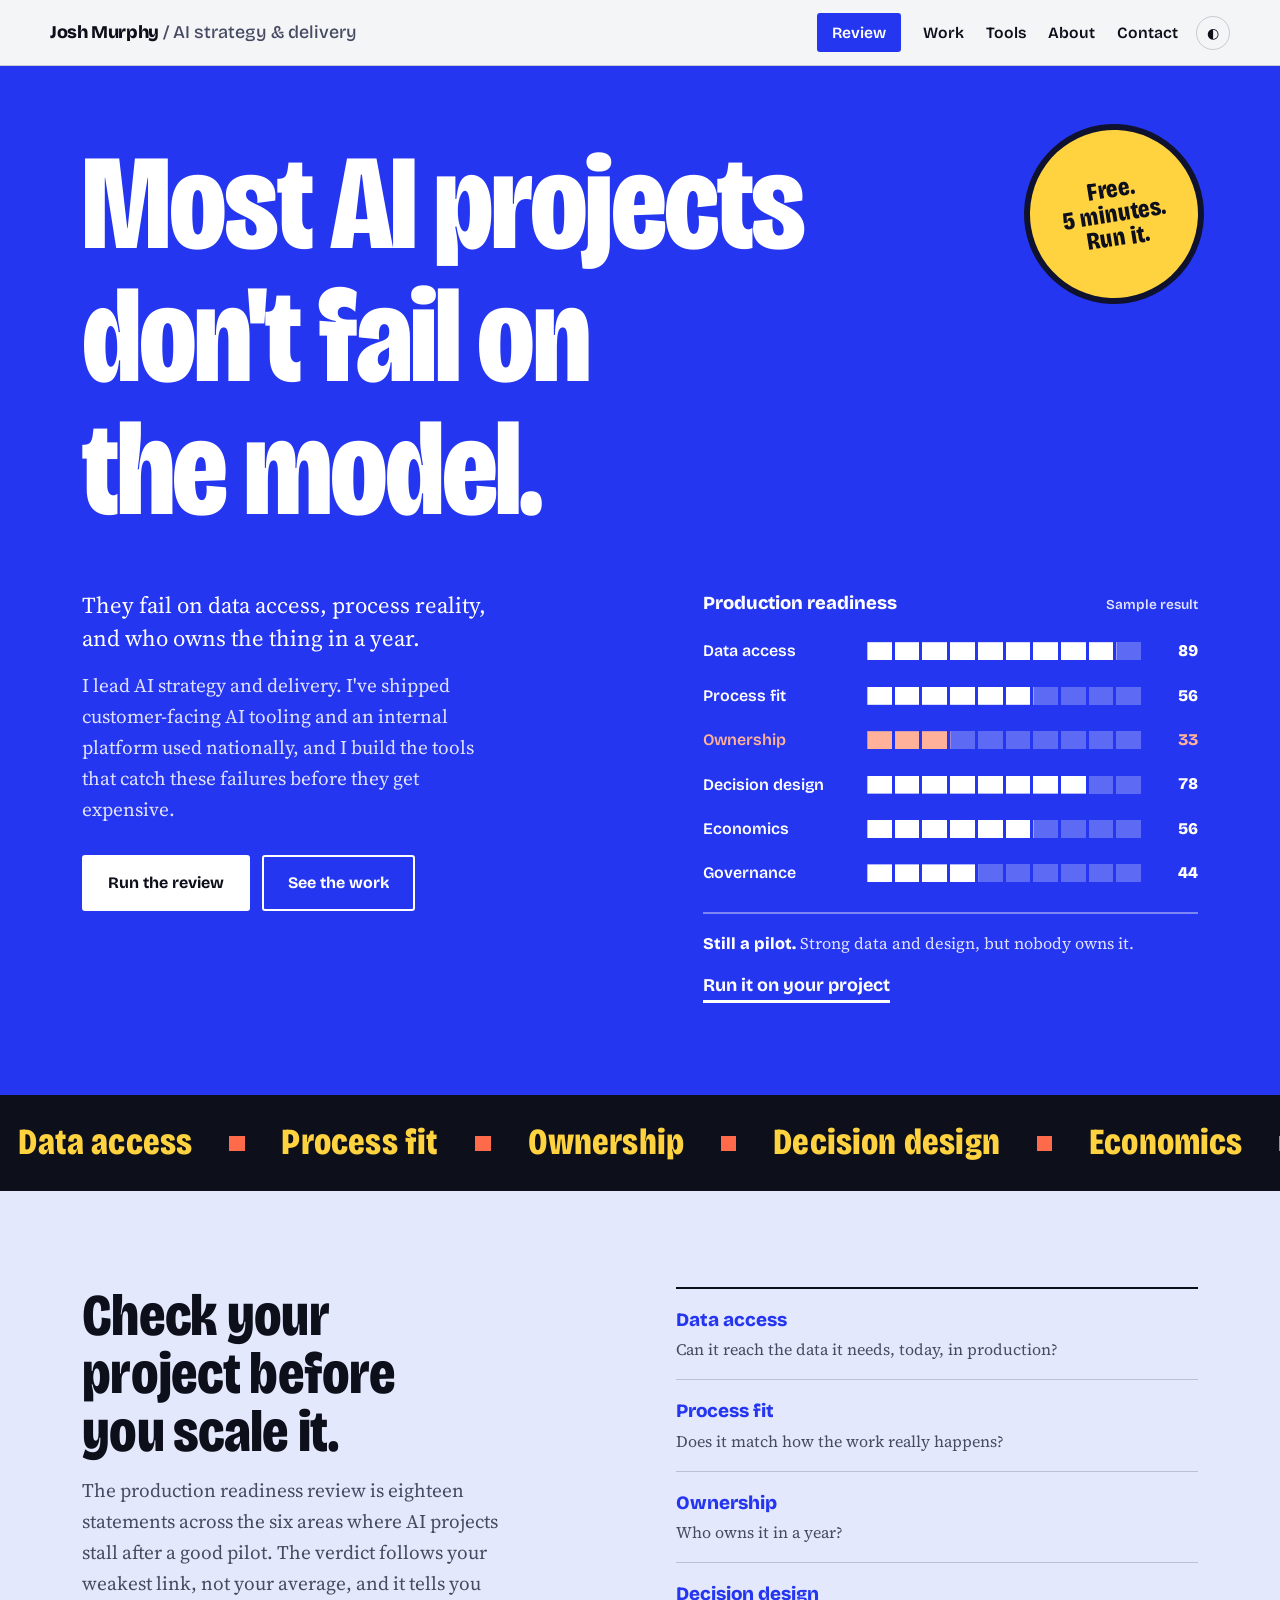
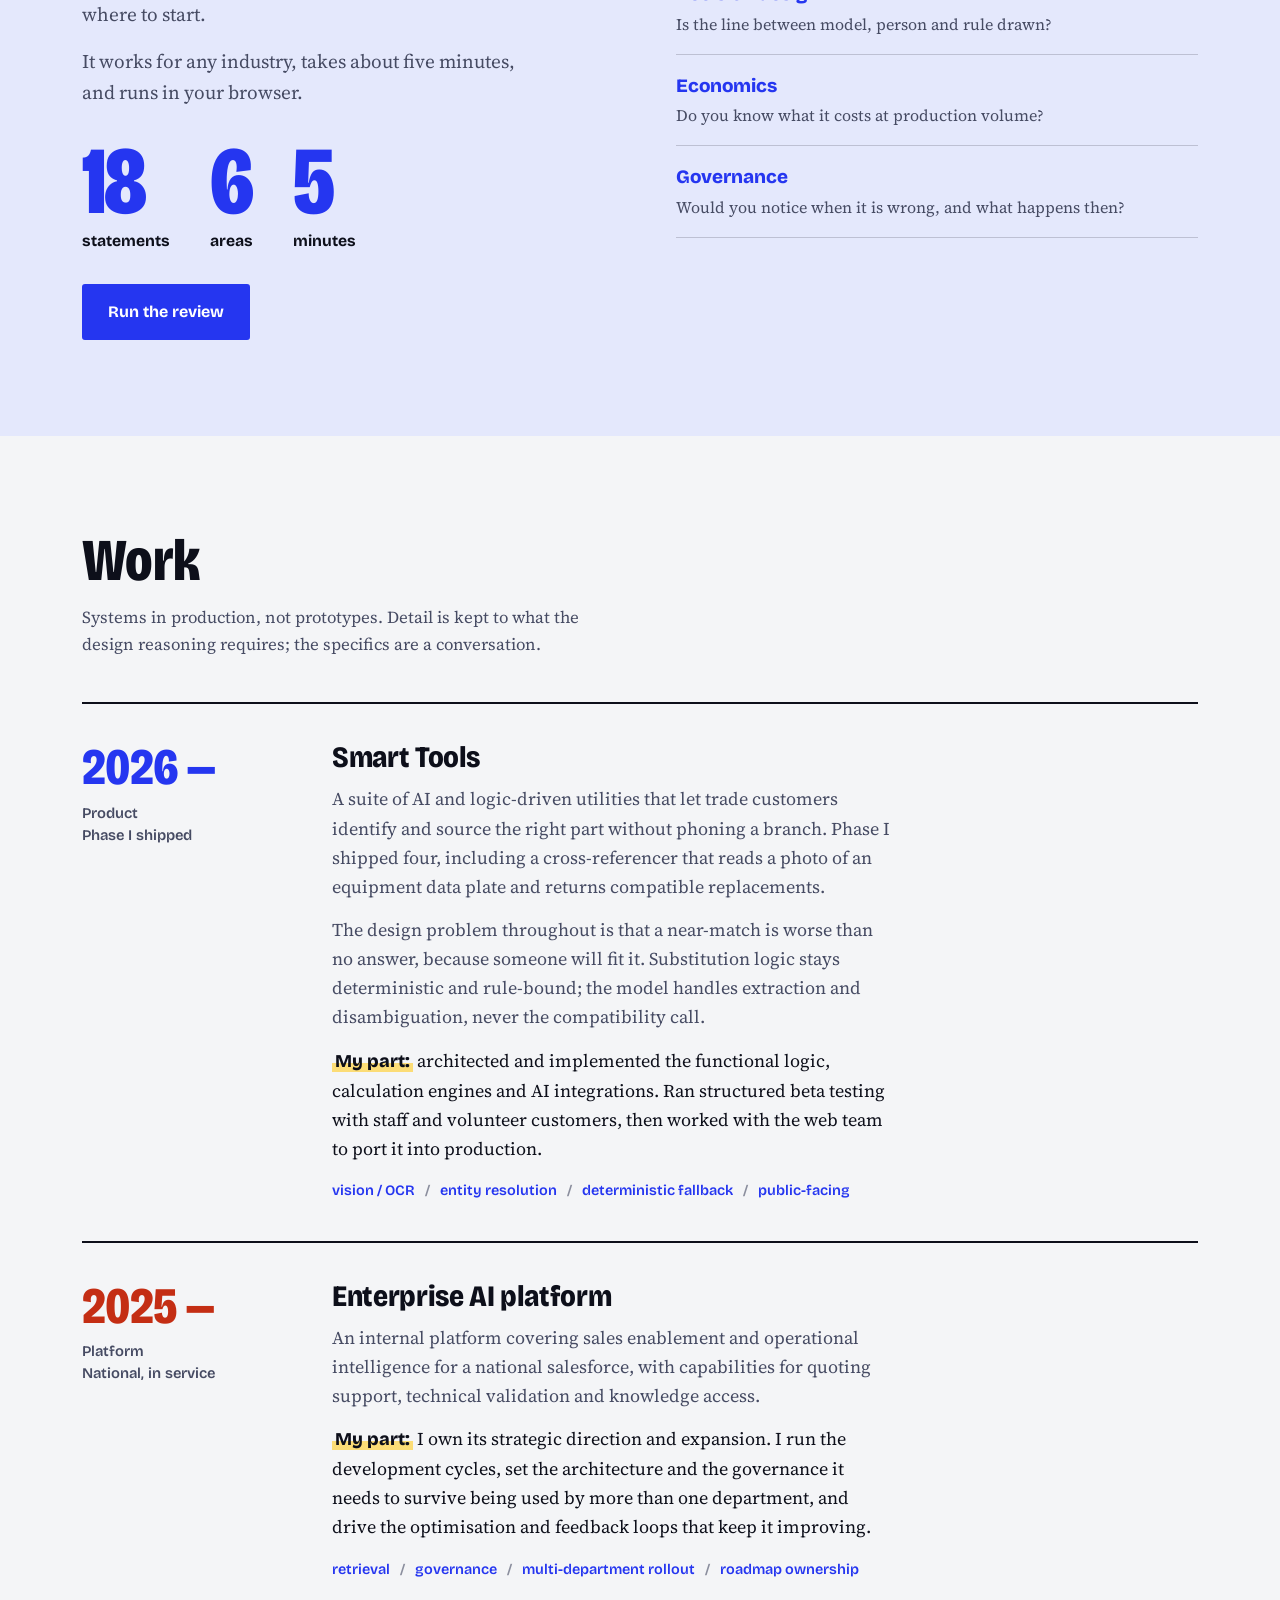
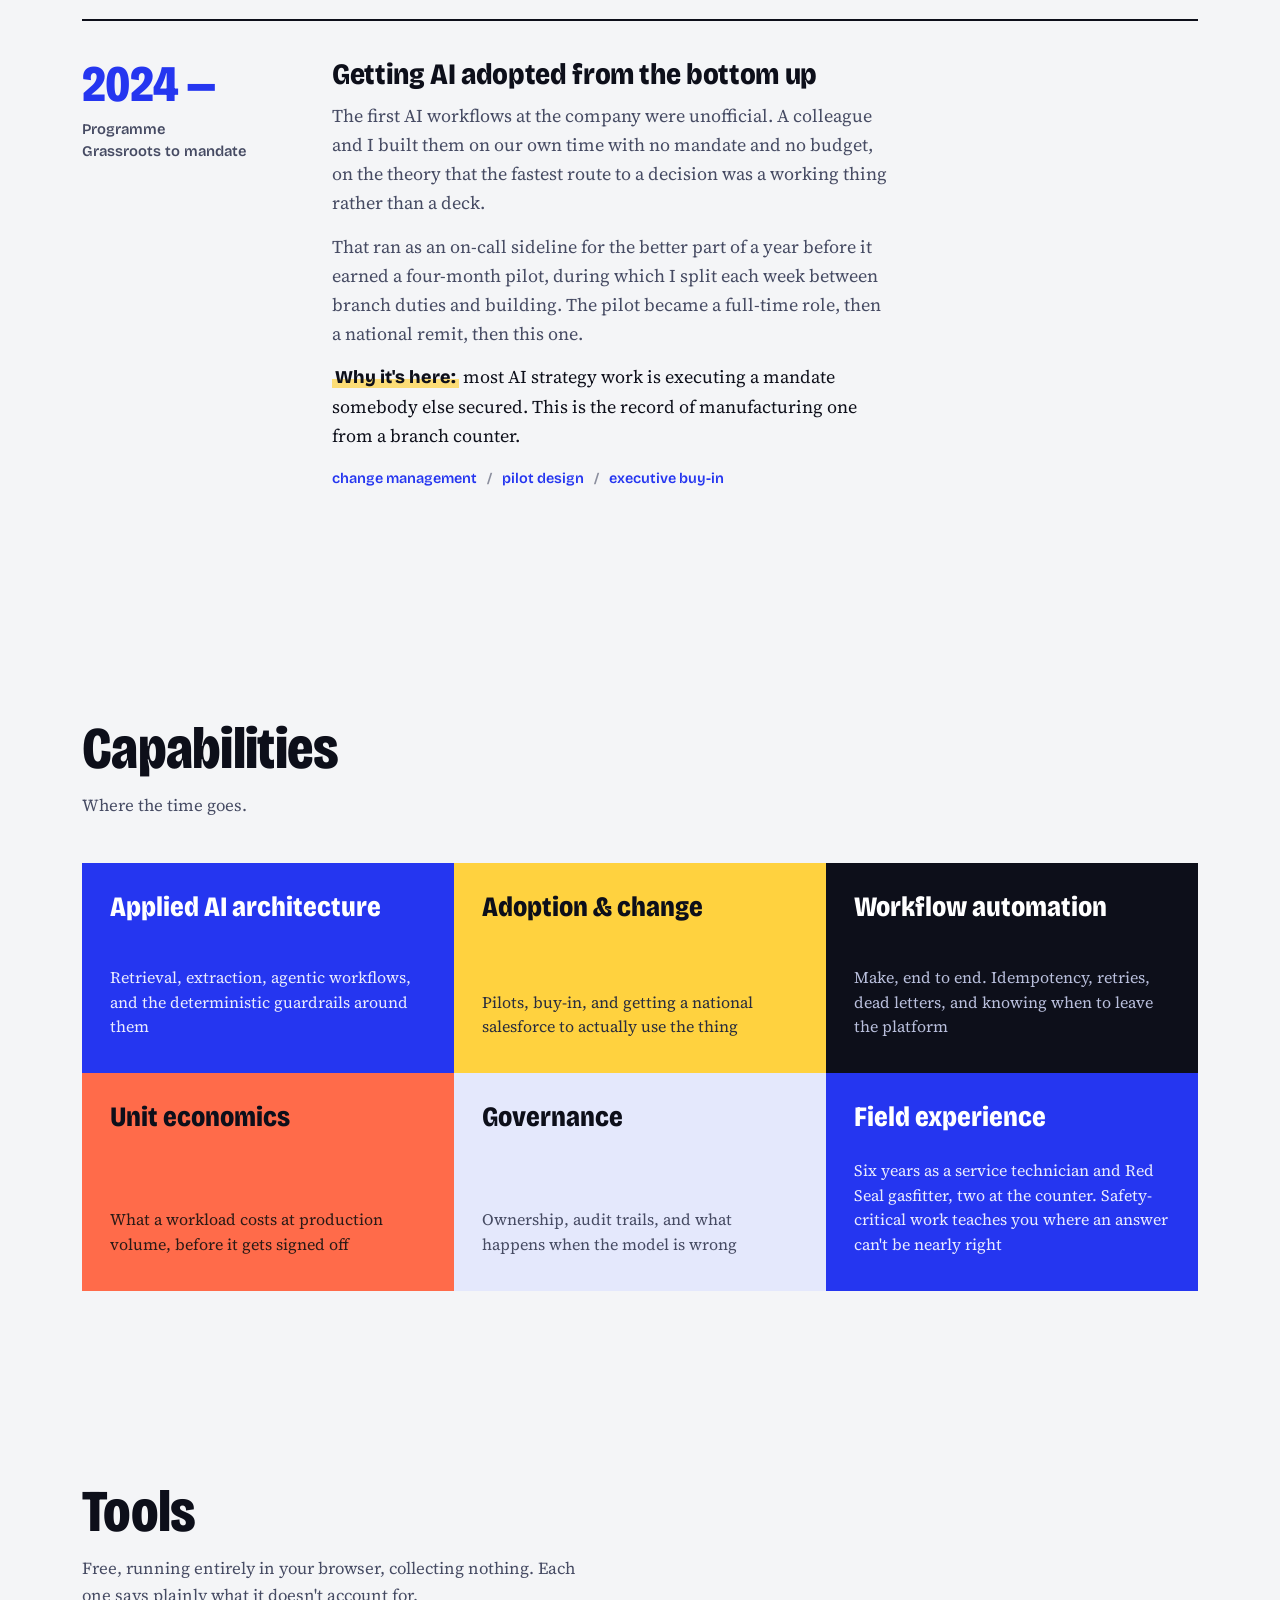
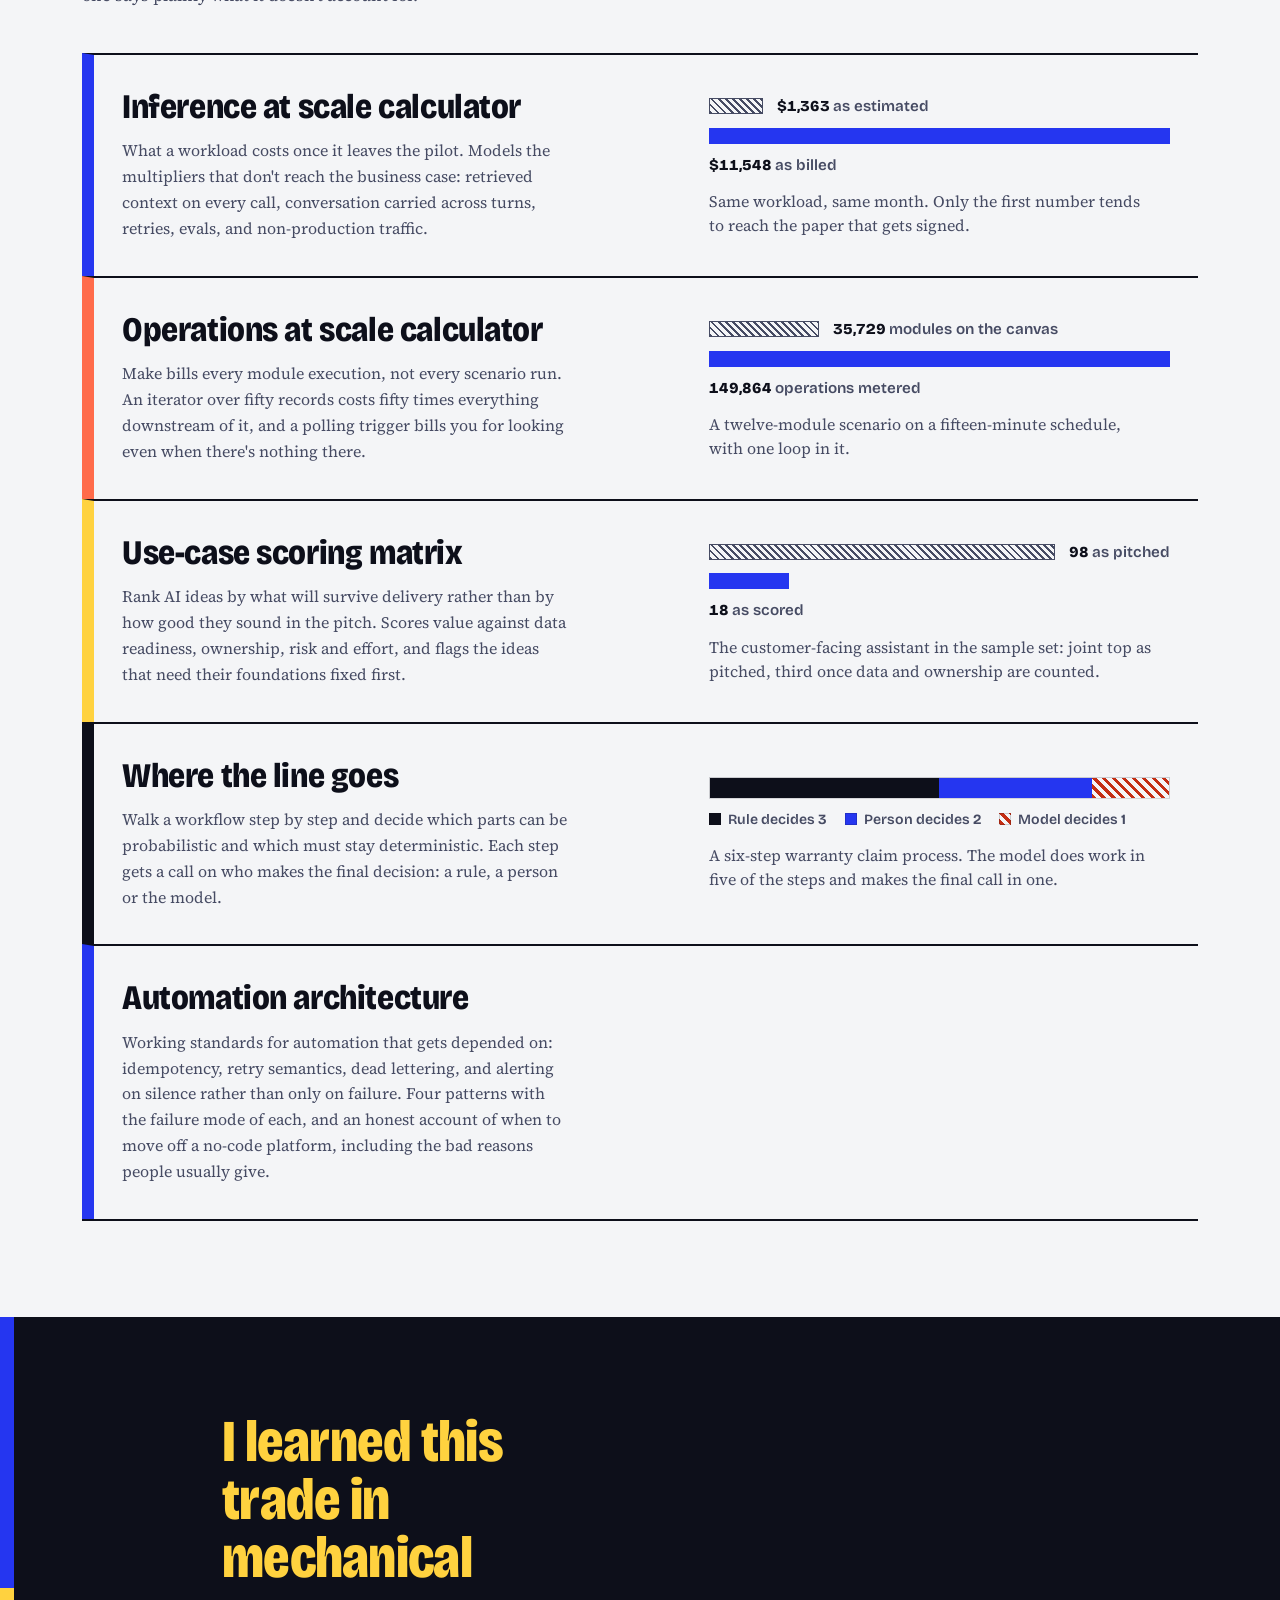
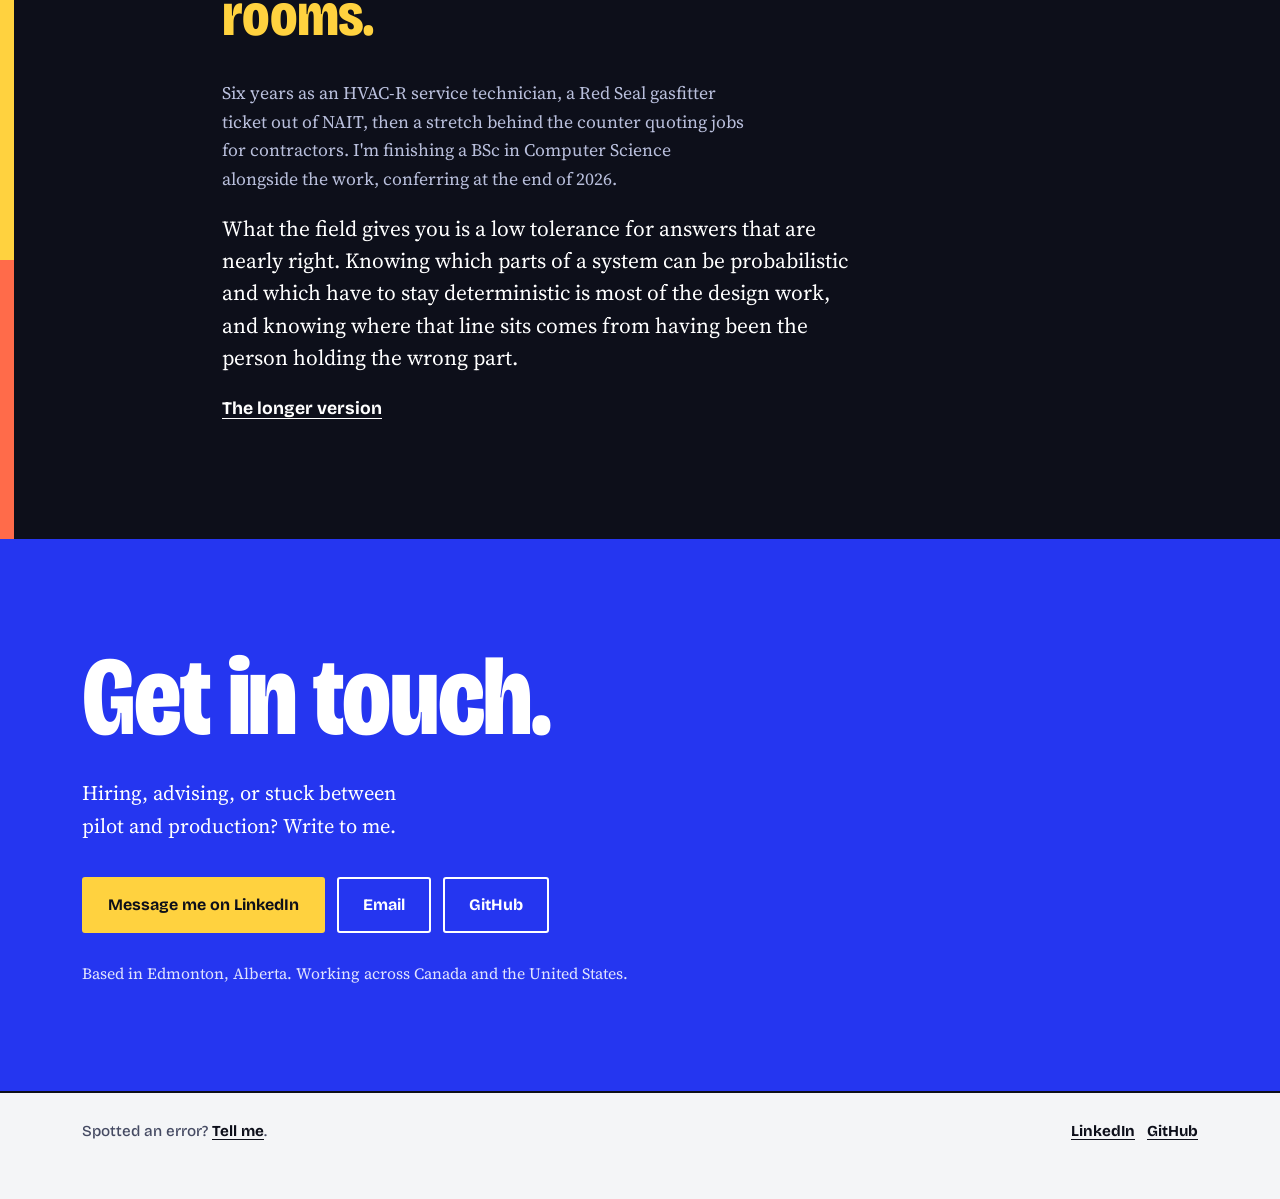
<file: index.html>
<!DOCTYPE html>
<html lang="en" data-theme="light">
<head>
<meta charset="utf-8">
<meta name="viewport" content="width=device-width, initial-scale=1">
<title>Josh Murphy — AI strategy and delivery</title>
<meta name="description" content="AI strategy and delivery lead. I build the tools and run the reviews that get AI from pilot to production, in any industry.">
<link rel="preconnect" href="https://fonts.googleapis.com">
<link rel="preconnect" href="https://fonts.gstatic.com" crossorigin>
<link href="https://fonts.googleapis.com/css2?family=Bricolage+Grotesque:opsz,wdth,wght@12..96,75..100,400..800&family=Source+Serif+4:ital,opsz,wght@0,8..60,400..700;1,8..60,400..600&display=swap" rel="stylesheet">
<link rel="stylesheet" href="/style.css">
<link rel="icon" href="/favicon.svg" type="image/svg+xml">
<meta name="theme-color" content="#F4F5F7">
<link rel="canonical" href="https://jmobkey.github.io/">
<meta property="og:type" content="website">
<meta property="og:site_name" content="Josh Murphy">
<meta property="og:title" content="Josh Murphy — AI strategy and delivery">
<meta property="og:description" content="AI strategy and delivery lead. I build the tools and run the reviews that get AI from pilot to production, in any industry.">
<meta property="og:url" content="https://jmobkey.github.io/">
<meta property="og:image" content="https://jmobkey.github.io/og.png">
<meta property="og:image:width" content="1200">
<meta property="og:image:height" content="630">
<meta property="og:image:alt" content="Josh Murphy: most AI projects don't fail on the model.">
<meta name="twitter:card" content="summary_large_image">
<noscript><style>.rise{opacity:1}h1 .ln>span{transform:none}.gap-bar{width:var(--w)}.meter>i{clip-path:inset(0 calc(100% - var(--v,0%)) 0 0)}</style></noscript>
<script type="application/ld+json">
{"@context":"https://schema.org","@type":"Person","name":"Josh Murphy","url":"https://jmobkey.github.io/","jobTitle":"Lead, AI Strategy & Delivery","address":{"@type":"PostalAddress","addressLocality":"Edmonton","addressRegion":"AB","addressCountry":"CA"},"sameAs":["https://www.linkedin.com/in/josh-murphy-96575b184","https://github.com/jmobkey"]}
</script>
</head>
<body>
<a class="skip" href="#main">Skip to content</a>
<div id="prog"></div>

<header>
  <div class="wrap bar">
    <a class="mark" href="/">Josh Murphy <em>/ AI strategy &amp; delivery</em></a>
    <div class="right">
      <nav aria-label="Primary">
        <a class="cta" href="/review/">Review</a>
        <a class="hide-s" href="#work">Work</a>
        <a class="hide-s" href="#tools">Tools</a>
        <a href="/about/">About</a>
        <a href="#contact">Contact</a>
      </nav>
      <button id="theme" aria-label="Toggle light and dark theme">◐</button>
    </div>
  </div>
</header>

<main id="main">

  <div class="hero on-brand">
    <a class="sticker" href="/review/" aria-label="Free five-minute review. Open the review."><span>Free.<br>5 minutes.<br>Run it.</span></a>
    <div class="wrap">
      <h1>
          <span class="ln"><span style="--d:.15s">Most AI projects</span></span>
          <span class="ln"><span style="--d:.27s">don't fail on</span></span>
          <span class="ln"><span style="--d:.39s">the model.</span></span>
        </h1>
    </div>
    <div class="wrap hero-grid">
      <div>
        
        <p class="lede first rise" style="--d:.6s">They fail on data access, process reality, and who owns the thing in a year.</p>
        <p class="lede rise" style="--d:.72s">I lead AI strategy and delivery. I've shipped customer-facing AI tooling and an internal platform used nationally, and I build the tools that catch these failures before they get expensive.</p>
        <div class="cta-row rise" style="--d:.84s">
          <a class="btn solid" href="/review/"><span>Run the review</span></a>
          <a class="btn" href="#work"><span>See the work</span></a>
        </div>
      </div>

      <a class="rvpanel rise" style="--d:.9s" href="/review/" aria-label="Sample result from the production readiness review. Open the review.">
        <div class="rv-head"><b>Production readiness</b><span>Sample result</span></div>
        <div class="rv">
          <div class="rv-row"><span class="rv-label">Data access</span><div class="meter"><i style="--v:90%;--dl:1.1s"></i></div><span class="rv-val">89</span></div>
          <div class="rv-row"><span class="rv-label">Process fit</span><div class="meter"><i style="--v:60%;--dl:1.25s"></i></div><span class="rv-val">56</span></div>
          <div class="rv-row weak"><span class="rv-label">Ownership</span><div class="meter"><i style="--v:30%;--dl:1.4s"></i></div><span class="rv-val">33</span></div>
          <div class="rv-row"><span class="rv-label">Decision design</span><div class="meter"><i style="--v:80%;--dl:1.55s"></i></div><span class="rv-val">78</span></div>
          <div class="rv-row"><span class="rv-label">Economics</span><div class="meter"><i style="--v:60%;--dl:1.7s"></i></div><span class="rv-val">56</span></div>
          <div class="rv-row"><span class="rv-label">Governance</span><div class="meter"><i style="--v:40%;--dl:1.85s"></i></div><span class="rv-val">44</span></div>
        </div>
        <p class="rvfoot"><b>Still a pilot.</b> Strong data and design, but nobody owns it.</p>
        <span class="rvlink">Run it on your project</span>
      </a>
    </div>
  </div>

  <div class="ticker" aria-hidden="true"><div class="track"><span>Data access</span><span>Process fit</span><span>Ownership</span><span>Decision design</span><span>Economics</span><span>Governance</span><span>Data access</span><span>Process fit</span><span>Ownership</span><span>Decision design</span><span>Economics</span><span>Governance</span></div><div class="track"><span>Data access</span><span>Process fit</span><span>Ownership</span><span>Decision design</span><span>Economics</span><span>Governance</span><span>Data access</span><span>Process fit</span><span>Ownership</span><span>Decision design</span><span>Economics</span><span>Governance</span></div></div>

  <section id="review" class="band">
    <div class="wrap review-band">
      <div>
        <h2 class="rise">Check your project before you scale it.</h2>
        <p class="lede rise" style="--d:.08s">The production readiness review is eighteen statements across the six areas where AI projects stall after a good pilot. The verdict follows your weakest link, not your average, and it tells you where to start.</p>
        <p class="lede rise" style="--d:.14s">It works for any industry, takes about five minutes, and runs in your browser.</p>
        <div class="stats rise" style="--d:.16s"><div><b>18</b><span>statements</span></div><div><b>6</b><span>areas</span></div><div><b>5</b><span>minutes</span></div></div>
        <div class="cta-row rise" style="--d:.2s">
          <a class="btn solid" href="/review/"><span>Run the review</span></a>
        </div>
      </div>
      <div class="areas rise" style="--d:.12s">
        <ul>
          <li><b>Data access</b><span>Can it reach the data it needs, today, in production?</span></li>
          <li><b>Process fit</b><span>Does it match how the work really happens?</span></li>
          <li><b>Ownership</b><span>Who owns it in a year?</span></li>
          <li><b>Decision design</b><span>Is the line between model, person and rule drawn?</span></li>
          <li><b>Economics</b><span>Do you know what it costs at production volume?</span></li>
          <li><b>Governance</b><span>Would you notice when it is wrong, and what happens then?</span></li>
        </ul>
      </div>
    </div>
  </section>

  <section id="work">
    <div class="wrap">
      <h2 class="rise">Work</h2>
      <p class="h2note rise" style="--d:.1s">Systems in production, not prototypes. Detail is kept to what the design reasoning requires; the specifics are a conversation.</p>

      <div class="job rise">
        <div class="job-meta"><b>2026 —</b>Product<br>Phase I shipped</div>
        <div>
          <h3>Smart Tools</h3>
          <p>A suite of AI and logic-driven utilities that let trade customers identify and source the right part without phoning a branch. Phase I shipped four, including a cross-referencer that reads a photo of an equipment data plate and returns compatible replacements.</p>
          <p>The design problem throughout is that a near-match is worse than no answer, because someone will fit it. Substitution logic stays deterministic and rule-bound; the model handles extraction and disambiguation, never the compatibility call.</p>
          <p class="role"><b>My part:</b> architected and implemented the functional logic, calculation engines and AI integrations. Ran structured beta testing with staff and volunteer customers, then worked with the web team to port it into production.</p>
          <div class="tags"><span>vision / OCR</span><span>entity resolution</span><span>deterministic fallback</span><span>public-facing</span></div>
        </div>
      </div>

      <div class="job rise">
        <div class="job-meta"><b>2025 —</b>Platform<br>National, in service</div>
        <div>
          <h3>Enterprise AI platform</h3>
          <p>An internal platform covering sales enablement and operational intelligence for a national salesforce, with capabilities for quoting support, technical validation and knowledge access.</p>
          <p class="role"><b>My part:</b> I own its strategic direction and expansion. I run the development cycles, set the architecture and the governance it needs to survive being used by more than one department, and drive the optimisation and feedback loops that keep it improving.</p>
          <div class="tags"><span>retrieval</span><span>governance</span><span>multi-department rollout</span><span>roadmap ownership</span></div>
        </div>
      </div>

      <div class="job rise">
        <div class="job-meta"><b>2024 —</b>Programme<br>Grassroots to mandate</div>
        <div>
          <h3>Getting AI adopted from the bottom up</h3>
          <p>The first AI workflows at the company were unofficial. A colleague and I built them on our own time with no mandate and no budget, on the theory that the fastest route to a decision was a working thing rather than a deck.</p>
          <p>That ran as an on-call sideline for the better part of a year before it earned a four-month pilot, during which I split each week between branch duties and building. The pilot became a full-time role, then a national remit, then this one.</p>
          <p class="role"><b>Why it's here:</b> most AI strategy work is executing a mandate somebody else secured. This is the record of manufacturing one from a branch counter.</p>
          <div class="tags"><span>change management</span><span>pilot design</span><span>executive buy-in</span></div>
        </div>
      </div>
    </div>
  </section>

  <section id="how">
    <div class="wrap">
      <h2 class="rise">Capabilities</h2>
      <p class="h2note rise" style="--d:.1s">Where the time goes.</p>
      <div class="gauges">
        <div class="gauge rise"><b>Applied AI architecture</b><span>Retrieval, extraction, agentic workflows, and the deterministic guardrails around them</span></div>
        <div class="gauge rise" style="--d:.06s"><b>Adoption &amp; change</b><span>Pilots, buy-in, and getting a national salesforce to actually use the thing</span></div>
        <div class="gauge rise" style="--d:.12s"><b>Workflow automation</b><span>Make, end to end. Idempotency, retries, dead letters, and knowing when to leave the platform</span></div>
        <div class="gauge rise" style="--d:.18s"><b>Unit economics</b><span>What a workload costs at production volume, before it gets signed off</span></div>
        <div class="gauge rise" style="--d:.24s"><b>Governance</b><span>Ownership, audit trails, and what happens when the model is wrong</span></div>
        <div class="gauge rise" style="--d:.3s"><b>Field experience</b><span>Six years as a service technician and Red Seal gasfitter, two at the counter. Safety-critical work teaches you where an answer can't be nearly right</span></div>
      </div>
    </div>
  </section>

  <section id="tools">
    <div class="wrap">
      <h2 class="rise">Tools</h2>
      <p class="h2note rise" style="--d:.1s">Free, running entirely in your browser, collecting nothing. Each one says plainly what it doesn't account for.</p>

      <div class="tools-grid">
        <a class="tool rise" href="/cost/">
          <div class="tool-body">
            <h3>Inference at scale calculator</h3>
            <p>What a workload costs once it leaves the pilot. Models the multipliers that don't reach the business case: retrieved context on every call, conversation carried across turns, retries, evals, and non-production traffic.</p>
          </div>
          <div class="gap">
            <div class="gap-row"><div class="gap-bar est" style="--w:11.8%"></div><div class="gap-lab" data-count="1368" data-pre="$">$0 <b>as estimated</b></div></div>
            <div class="gap-row"><div class="gap-bar bill" style="--w:100%"></div></div>
            <div class="gap-lab" data-count="11635" data-pre="$">$0 <b>as billed</b></div>
            <p class="gap-note">Same workload, same month. Only the first number tends to reach the paper that gets signed.</p>
          </div>
        </a>

        <a class="tool rise" href="/ops/">
          <div class="tool-body">
            <h3>Operations at scale calculator</h3>
            <p>Make bills every module execution, not every scenario run. An iterator over fifty records costs fifty times everything downstream of it, and a polling trigger bills you for looking even when there's nothing there.</p>
          </div>
          <div class="gap">
            <div class="gap-row"><div class="gap-bar est" style="--w:24%"></div><div class="gap-lab" data-count="36000">0 <b>modules on the canvas</b></div></div>
            <div class="gap-row"><div class="gap-bar bill" style="--w:100%"></div></div>
            <div class="gap-lab" data-count="151000">0 <b>operations metered</b></div>
            <p class="gap-note">A twelve-module scenario on a fifteen-minute schedule, with one loop in it.</p>
          </div>
        </a>

        <a class="tool rise" href="/score/">
          <div class="tool-body">
            <h3>Use-case scoring matrix</h3>
            <p>Rank AI ideas by what will survive delivery rather than by how good they sound in the pitch. Scores value against data readiness, ownership, risk and effort, and flags the ideas that need their foundations fixed first.</p>
          </div>
          <div class="gap">
            <div class="gap-row"><div class="gap-bar est" style="--w:100%"></div><div class="gap-lab" data-count="100">0 <b>as pitched</b></div></div>
            <div class="gap-row"><div class="gap-bar bill" style="--w:17.5%"></div></div>
            <div class="gap-lab" data-count="18">0 <b>as scored</b></div>
            <p class="gap-note">The customer-facing assistant in the sample set: joint top as pitched, third once data and ownership are counted.</p>
          </div>
        </a>

        <a class="tool rise" href="/line/">
          <div class="tool-body">
            <h3>Where the line goes</h3>
            <p>Walk a workflow step by step and decide which parts can be probabilistic and which must stay deterministic. Each step gets a call on who makes the final decision: a rule, a person or the model.</p>
          </div>
          <div class="gap">
            <div class="stack" style="margin-bottom:10px"><div class="s-main" style="width:50%"></div><div class="s-loop" style="width:33.3%"></div><div class="s-empty" style="width:16.7%"></div></div>
            <div class="key" style="margin:0"><span><i class="s-main"></i>Rule decides <b>3</b></span><span><i class="s-loop"></i>Person decides <b>2</b></span><span><i class="s-empty"></i>Model decides <b>1</b></span></div>
            <p class="gap-note">A six-step warranty claim process. The model does work in five of the steps and makes the final call in one.</p>
          </div>
        </a>

        <a class="tool wide rise" href="https://github.com/jmobkey/automation-architecture">
          <div class="tool-body">
            <h3>Automation architecture</h3>
            <p>Working standards for automation that gets depended on: idempotency, retry semantics, dead lettering, and alerting on silence rather than only on failure. Four patterns with the failure mode of each, and an honest account of when to move off a no-code platform, including the bad reasons people usually give.</p>
          </div>
        </a>
      </div>

    </div>
  </section>

  <section class="story">
    <div class="wrap narrow">
      <h2 class="rise">I learned this trade in mechanical rooms.</h2>
      <p class="rise" style="--d:.1s">Six years as an HVAC-R service technician, a Red Seal gasfitter ticket out of NAIT, then a stretch behind the counter quoting jobs for contractors. I'm finishing a BSc in Computer Science alongside the work, conferring at the end of 2026.</p>
      <p class="punch rise" style="--d:.18s">What the field gives you is a low tolerance for answers that are nearly right. Knowing which parts of a system can be probabilistic and which have to stay deterministic is most of the design work, and knowing where that line sits comes from having been the person holding the wrong part.</p>
      <p class="rise" style="--d:.26s"><a href="/about/">The longer version</a></p>
    </div>
  </section>

  <section id="contact" class="contact on-brand">
    <div class="wrap">
      <h2 class="rise">Get in touch.</h2>
      <p class="h2note rise" style="--d:.1s">Hiring, advising, or stuck between pilot and production? Write to me.</p>
      <div class="cta-row rise" style="--d:.15s">
        <a class="btn solid" href="https://www.linkedin.com/in/josh-murphy-96575b184"><span>Message me on LinkedIn</span></a>
        <a class="btn" href="mailto:josh_p_murphy@hotmail.ca"><span>Email</span></a>
        <a class="btn" href="https://github.com/jmobkey"><span>GitHub</span></a>
      </div>
      <p class="soon rise" style="--d:.2s">Based in Edmonton, Alberta. Working across Canada and the United States.</p>
    </div>
  </section>

</main>

<footer>
  <div class="wrap foot-row">
    <div>Spotted an error? <a href="mailto:josh_p_murphy@hotmail.ca">Tell me</a>.</div>
    <div><a href="https://www.linkedin.com/in/josh-murphy-96575b184">LinkedIn</a> &nbsp;  <a href="https://github.com/jmobkey">GitHub</a></div>
  </div>
</footer>

<script src="/app.js"></script>
</body>
</html>
</file>
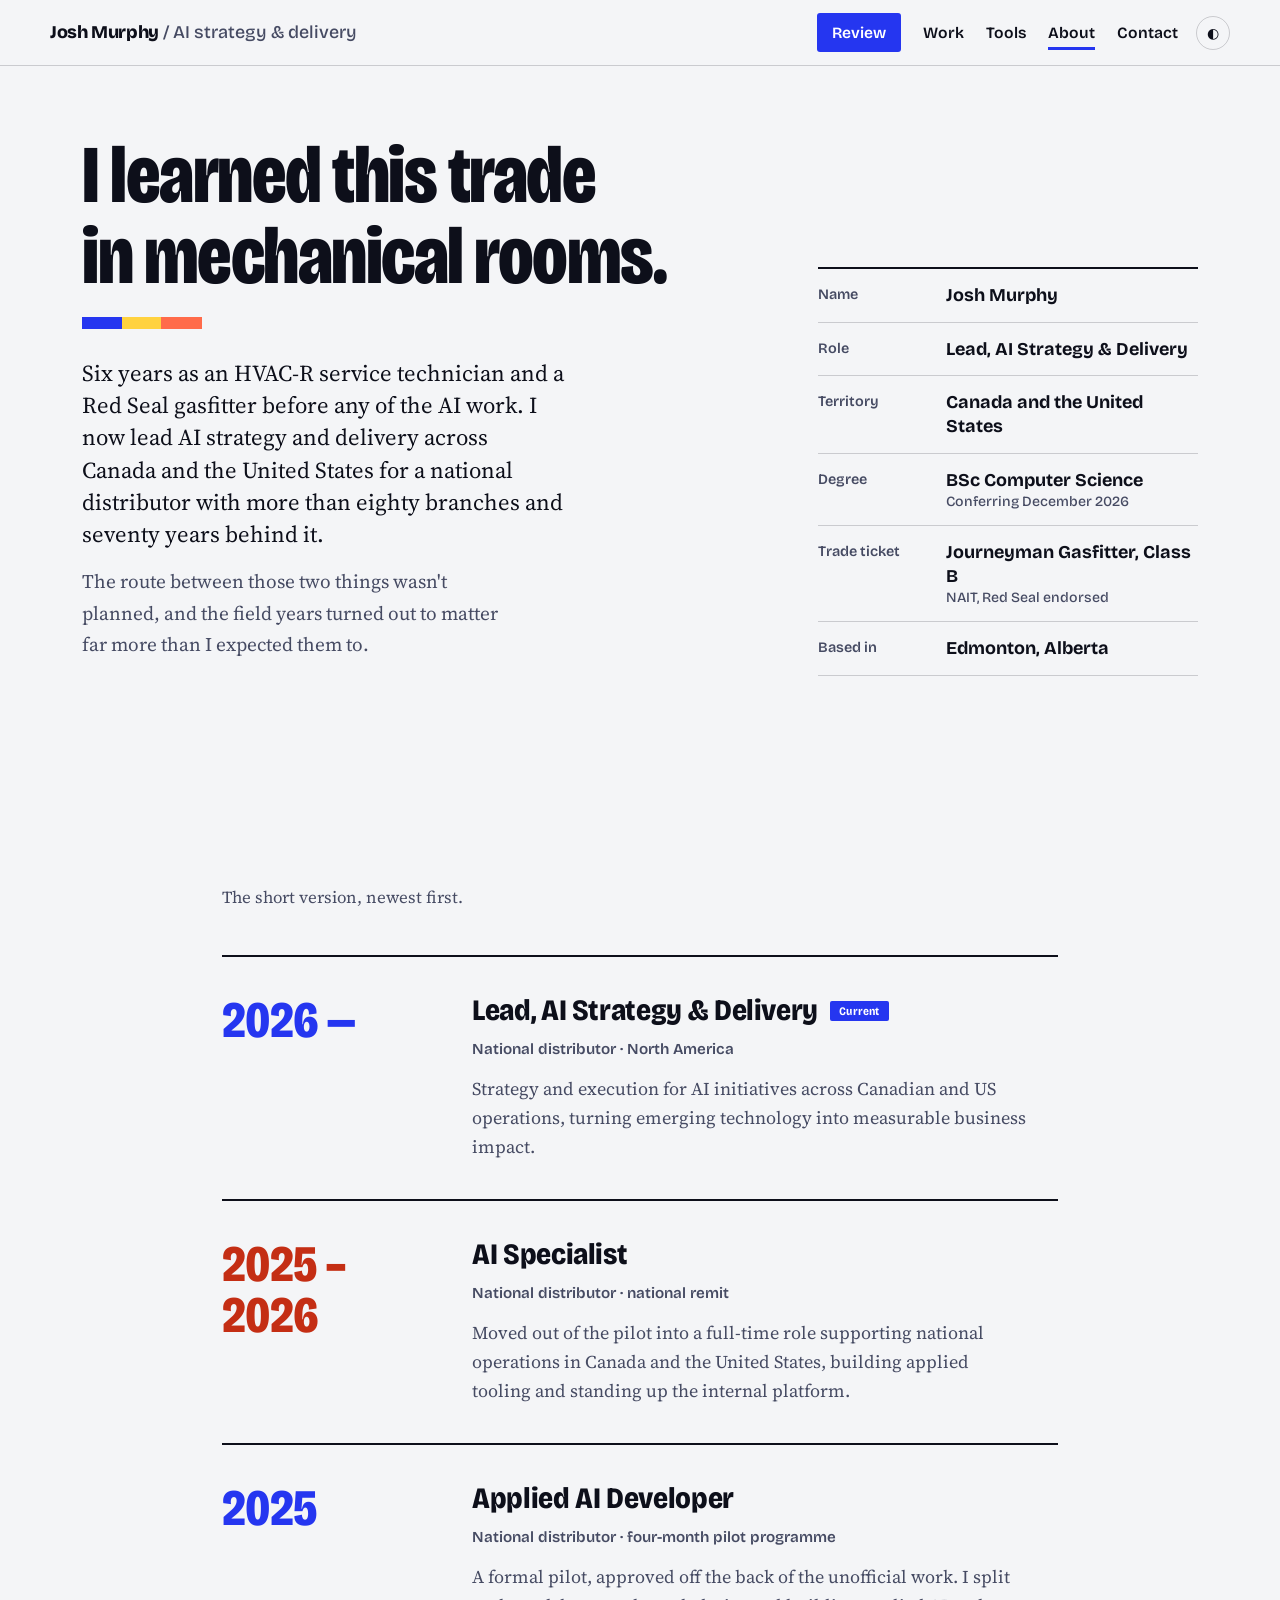
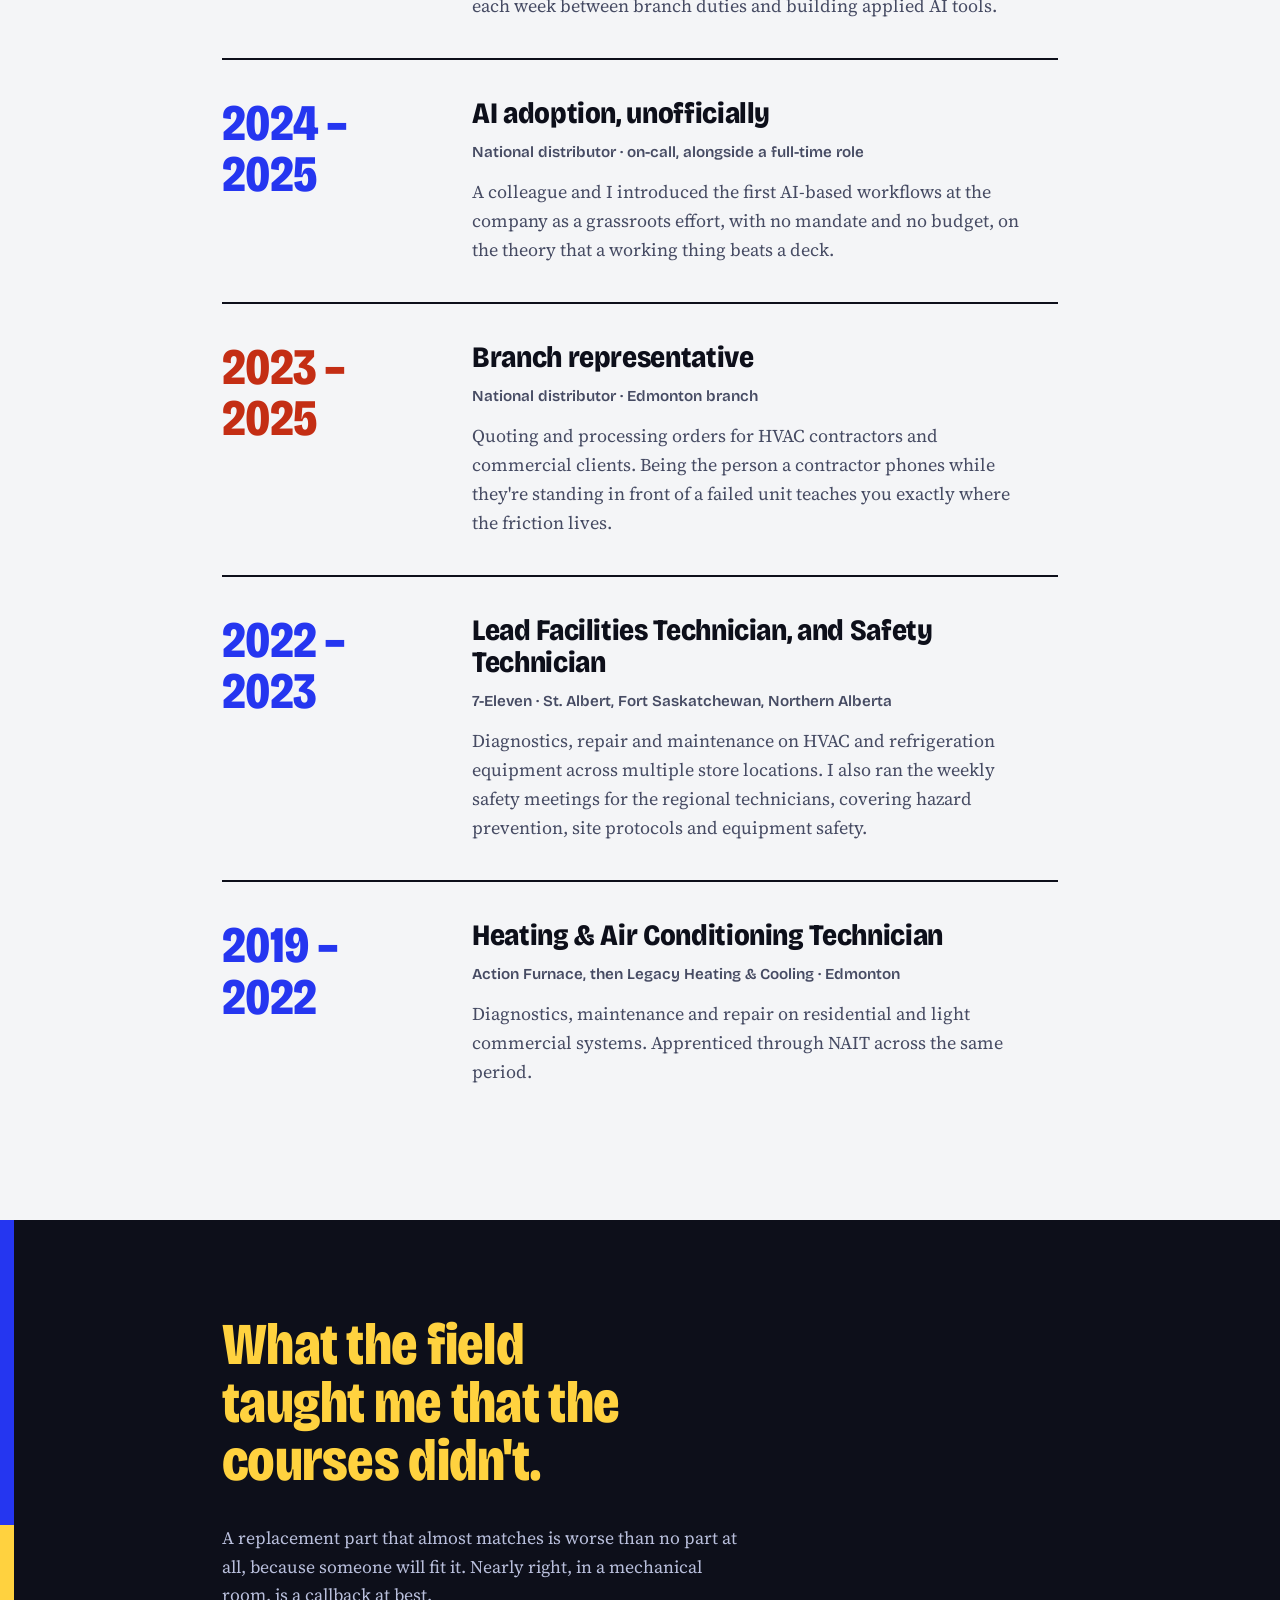
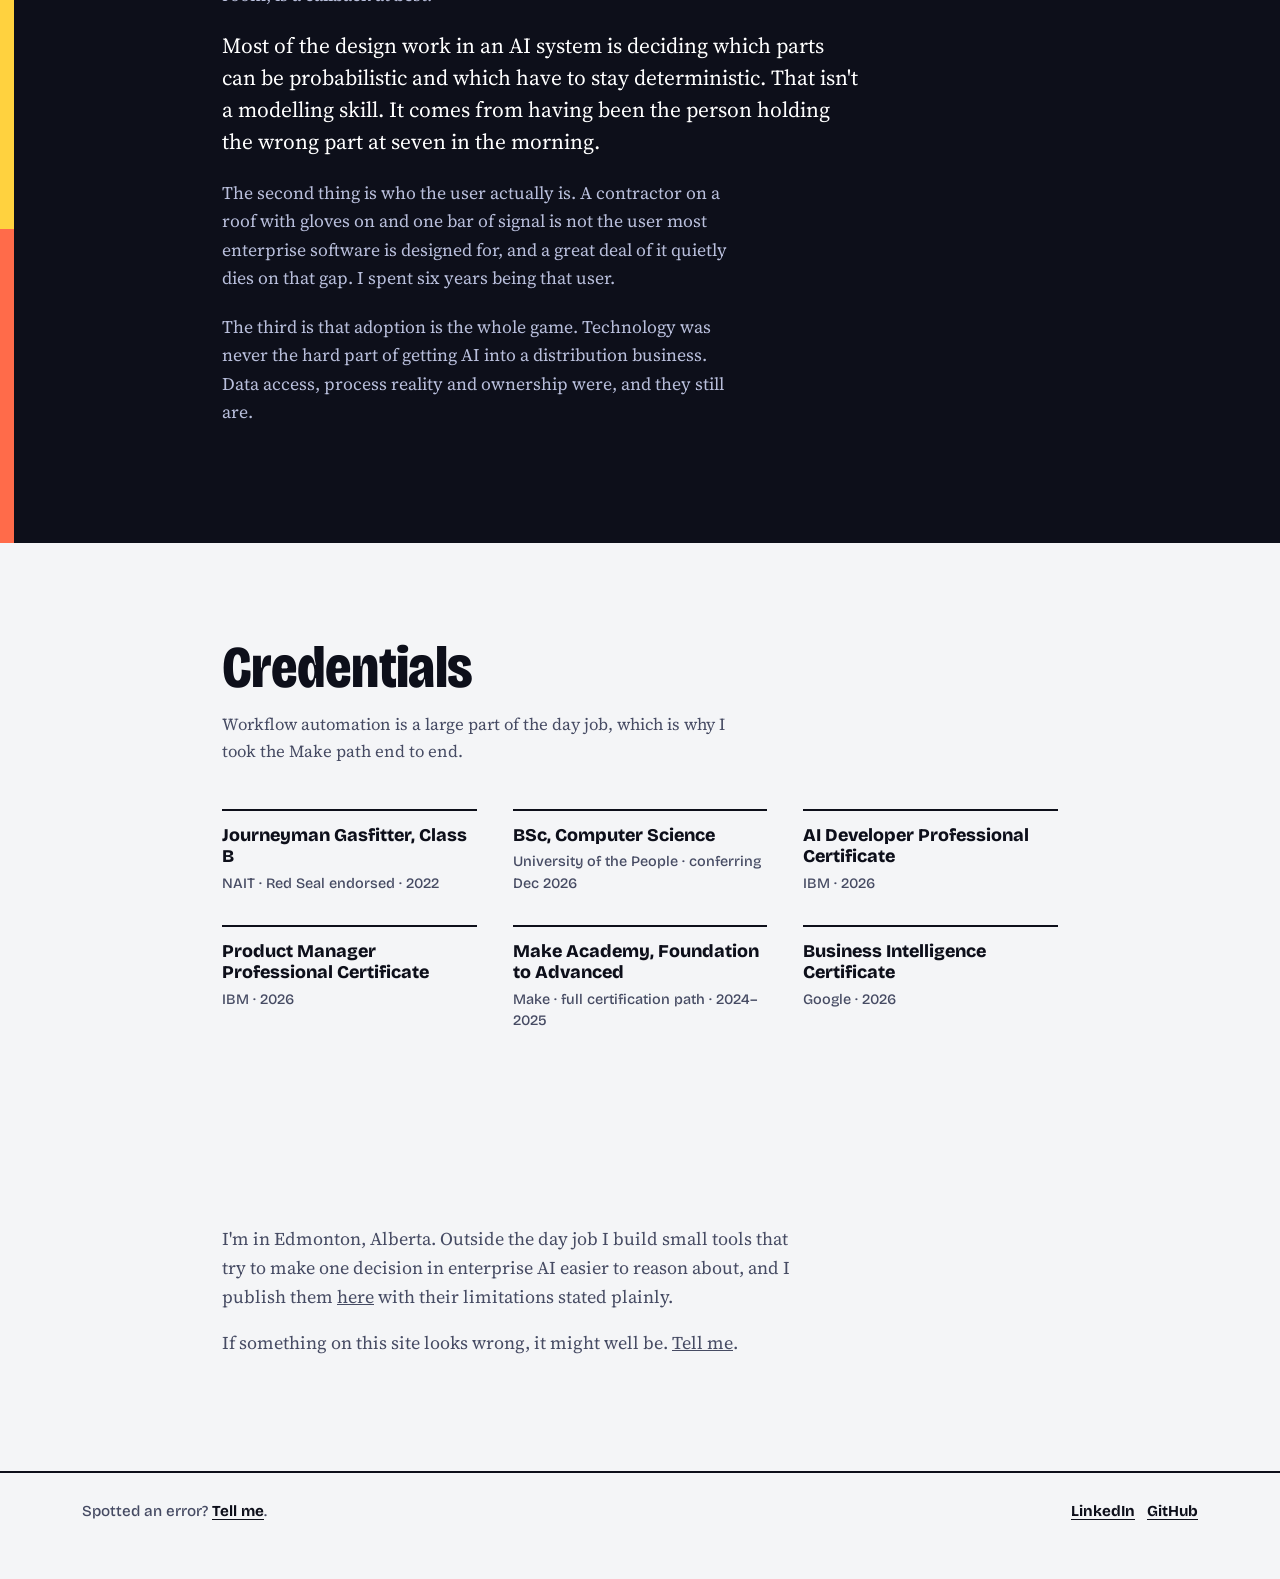
<file: about/index.html>
<!DOCTYPE html>
<html lang="en" data-theme="light">
<head>
<meta charset="utf-8">
<meta name="viewport" content="width=device-width, initial-scale=1">
<title>About — Josh Murphy</title>
<meta name="description" content="From HVAC-R service technician and Red Seal gasfitter to leading AI strategy and delivery across North America.">
<link rel="preconnect" href="https://fonts.googleapis.com">
<link rel="preconnect" href="https://fonts.gstatic.com" crossorigin>
<link href="https://fonts.googleapis.com/css2?family=Bricolage+Grotesque:opsz,wdth,wght@12..96,75..100,400..800&family=Source+Serif+4:ital,opsz,wght@0,8..60,400..700;1,8..60,400..600&display=swap" rel="stylesheet">
<link rel="stylesheet" href="/style.css">
<link rel="icon" href="/favicon.svg" type="image/svg+xml">
<meta name="theme-color" content="#F4F5F7">
<link rel="canonical" href="https://jmobkey.github.io/about/">
<meta property="og:type" content="website">
<meta property="og:site_name" content="Josh Murphy">
<meta property="og:title" content="About — Josh Murphy">
<meta property="og:description" content="From HVAC-R service technician and Red Seal gasfitter to leading AI strategy and delivery across North America.">
<meta property="og:url" content="https://jmobkey.github.io/about/">
<meta property="og:image" content="https://jmobkey.github.io/og.png">
<meta property="og:image:width" content="1200">
<meta property="og:image:height" content="630">
<meta property="og:image:alt" content="Josh Murphy: most AI projects don't fail on the model.">
<meta name="twitter:card" content="summary_large_image">
<noscript><style>.rise{opacity:1}h1 .ln>span{transform:none}.gap-bar{width:var(--w)}</style></noscript>
</head>
<body>
<a class="skip" href="#main">Skip to content</a>
<div id="prog"></div>

<header>
  <div class="wrap bar">
    <a class="mark" href="/">Josh Murphy <em>/ AI strategy &amp; delivery</em></a>
    <div class="right">
      <nav aria-label="Primary">
        <a class="cta" href="/review/">Review</a>
        <a class="hide-s" href="/#work">Work</a>
        <a class="hide-s" href="/#tools">Tools</a>
        <a href="/about/" aria-current="page">About</a>
        <a href="/#contact">Contact</a>
      </nav>
      <button id="theme" aria-label="Toggle light and dark theme">◐</button>
    </div>
  </div>
</header>

<main id="main">

  <section class="plain">
    <div class="wrap about-hero">
      <div>
      <h1>
        <span class="ln"><span style="--d:.12s">I learned this trade</span></span>
        <span class="ln"><span style="--d:.24s">in mechanical rooms.</span></span>
      </h1>
      <p class="lede first rise" style="--d:.45s">Six years as an HVAC-R service technician and a Red Seal gasfitter before any of the AI work. I now lead AI strategy and delivery across Canada and the United States for a national distributor with more than eighty branches and seventy years behind it.</p>
      <p class="lede rise" style="--d:.58s">The route between those two things wasn't planned, and the field years turned out to matter far more than I expected them to.</p>
      </div>
      <dl class="glance rise" style="--d:.5s">
        <div><dt>Name</dt><dd>Josh Murphy</dd></div>
        <div><dt>Role</dt><dd>Lead, AI Strategy &amp; Delivery</dd></div>
        <div><dt>Territory</dt><dd>Canada and the United States</dd></div>
        <div><dt>Degree</dt><dd>BSc Computer Science<small>Conferring December 2026</small></dd></div>
        <div><dt>Trade ticket</dt><dd>Journeyman Gasfitter, Class B<small>NAIT, Red Seal endorsed</small></dd></div>
        <div><dt>Based in</dt><dd>Edmonton, Alberta</dd></div>
      </dl>
    </div>
  </section>

  <section>
    <div class="wrap narrow">
      <h2 class="rise" style="--d:.05s">Service record</h2>
      <p class="h2note rise" style="--d:.1s">The short version, newest first.</p>

      <div class="job now rise">
        <div class="job-meta"><b>2026 —</b></div>
        <div>
          <h3>Lead, AI Strategy &amp; Delivery</h3>
          <span class="org">National distributor · North America</span>
          <p>Strategy and execution for AI initiatives across Canadian and US operations, turning emerging technology into measurable business impact.</p>
        </div>
      </div>

      <div class="job rise">
        <div class="job-meta"><b>2025 – 2026</b></div>
        <div>
          <h3>AI Specialist</h3>
          <span class="org">National distributor · national remit</span>
          <p>Moved out of the pilot into a full-time role supporting national operations in Canada and the United States, building applied tooling and standing up the internal platform.</p>
        </div>
      </div>

      <div class="job rise">
        <div class="job-meta"><b>2025</b></div>
        <div>
          <h3>Applied AI Developer</h3>
          <span class="org">National distributor · four-month pilot programme</span>
          <p>A formal pilot, approved off the back of the unofficial work. I split each week between branch duties and building applied AI tools.</p>
        </div>
      </div>

      <div class="job rise">
        <div class="job-meta"><b>2024 – 2025</b></div>
        <div>
          <h3>AI adoption, unofficially</h3>
          <span class="org">National distributor · on-call, alongside a full-time role</span>
          <p>A colleague and I introduced the first AI-based workflows at the company as a grassroots effort, with no mandate and no budget, on the theory that a working thing beats a deck.</p>
        </div>
      </div>

      <div class="job rise">
        <div class="job-meta"><b>2023 – 2025</b></div>
        <div>
          <h3>Branch representative</h3>
          <span class="org">National distributor · Edmonton branch</span>
          <p>Quoting and processing orders for HVAC contractors and commercial clients. Being the person a contractor phones while they're standing in front of a failed unit teaches you exactly where the friction lives.</p>
        </div>
      </div>

      <div class="job rise">
        <div class="job-meta"><b>2022 – 2023</b></div>
        <div>
          <h3>Lead Facilities Technician, and Safety Technician</h3>
          <span class="org">7-Eleven · St. Albert, Fort Saskatchewan, Northern Alberta</span>
          <p>Diagnostics, repair and maintenance on HVAC and refrigeration equipment across multiple store locations. I also ran the weekly safety meetings for the regional technicians, covering hazard prevention, site protocols and equipment safety.</p>
        </div>
      </div>

      <div class="job rise">
        <div class="job-meta"><b>2019 – 2022</b></div>
        <div>
          <h3>Heating &amp; Air Conditioning Technician</h3>
          <span class="org">Action Furnace, then Legacy Heating &amp; Cooling · Edmonton</span>
          <p>Diagnostics, maintenance and repair on residential and light commercial systems. Apprenticed through NAIT across the same period.</p>
        </div>
      </div>
    </div>
  </section>

  <section class="story">
    <div class="wrap narrow">
      <h2 class="rise" style="--d:.05s">What the field taught me that the courses didn't.</h2>
      <p class="rise" style="--d:.1s">A replacement part that almost matches is worse than no part at all, because someone will fit it. Nearly right, in a mechanical room, is a callback at best.</p>
      <p class="punch rise" style="--d:.18s">Most of the design work in an AI system is deciding which parts can be probabilistic and which have to stay deterministic. That isn't a modelling skill. It comes from having been the person holding the wrong part at seven in the morning.</p>
      <p class="rise" style="--d:.26s">The second thing is who the user actually is. A contractor on a roof with gloves on and one bar of signal is not the user most enterprise software is designed for, and a great deal of it quietly dies on that gap. I spent six years being that user.</p>
      <p class="rise" style="--d:.34s">The third is that adoption is the whole game. Technology was never the hard part of getting AI into a distribution business. Data access, process reality and ownership were, and they still are.</p>
    </div>
  </section>

  <section>
    <div class="wrap narrow">
      <h2 class="rise" style="--d:.05s">Credentials</h2>
      <p class="h2note rise" style="--d:.1s">Workflow automation is a large part of the day job, which is why I took the Make path end to end.</p>
      <div class="cred-grid">
        <div class="cred rise"><b>Journeyman Gasfitter, Class B</b><span>NAIT · Red Seal endorsed · 2022</span></div>
        <div class="cred rise" style="--d:.05s"><b>BSc, Computer Science</b><span>University of the People · conferring Dec 2026</span></div>
        <div class="cred rise" style="--d:.1s"><b>AI Developer Professional Certificate</b><span>IBM · 2026</span></div>
        <div class="cred rise" style="--d:.15s"><b>Product Manager Professional Certificate</b><span>IBM · 2026</span></div>
        <div class="cred rise" style="--d:.2s"><b>Make Academy, Foundation to Advanced</b><span>Make · full certification path · 2024–2025</span></div>
        <div class="cred rise" style="--d:.25s"><b>Business Intelligence Certificate</b><span>Google · 2026</span></div>
      </div>
    </div>
  </section>

  <section>
    <div class="wrap narrow">
      <div class="prose">
        <p class="rise">I'm in Edmonton, Alberta. Outside the day job I build small tools that try to make one decision in enterprise AI easier to reason about, and I publish them <a href="/#tools">here</a> with their limitations stated plainly.</p>
        <p class="rise" style="--d:.08s">If something on this site looks wrong, it might well be. <a href="mailto:josh_p_murphy@hotmail.ca">Tell me</a>.</p>
      </div>
    </div>
  </section>

</main>

<footer>
  <div class="wrap foot-row">
    <div>Spotted an error? <a href="mailto:josh_p_murphy@hotmail.ca">Tell me</a>.</div>
    <div><a href="https://www.linkedin.com/in/josh-murphy-96575b184">LinkedIn</a> &nbsp;  <a href="https://github.com/jmobkey">GitHub</a></div>
  </div>
</footer>

<script src="/app.js"></script>
</body>
</html>
</file>
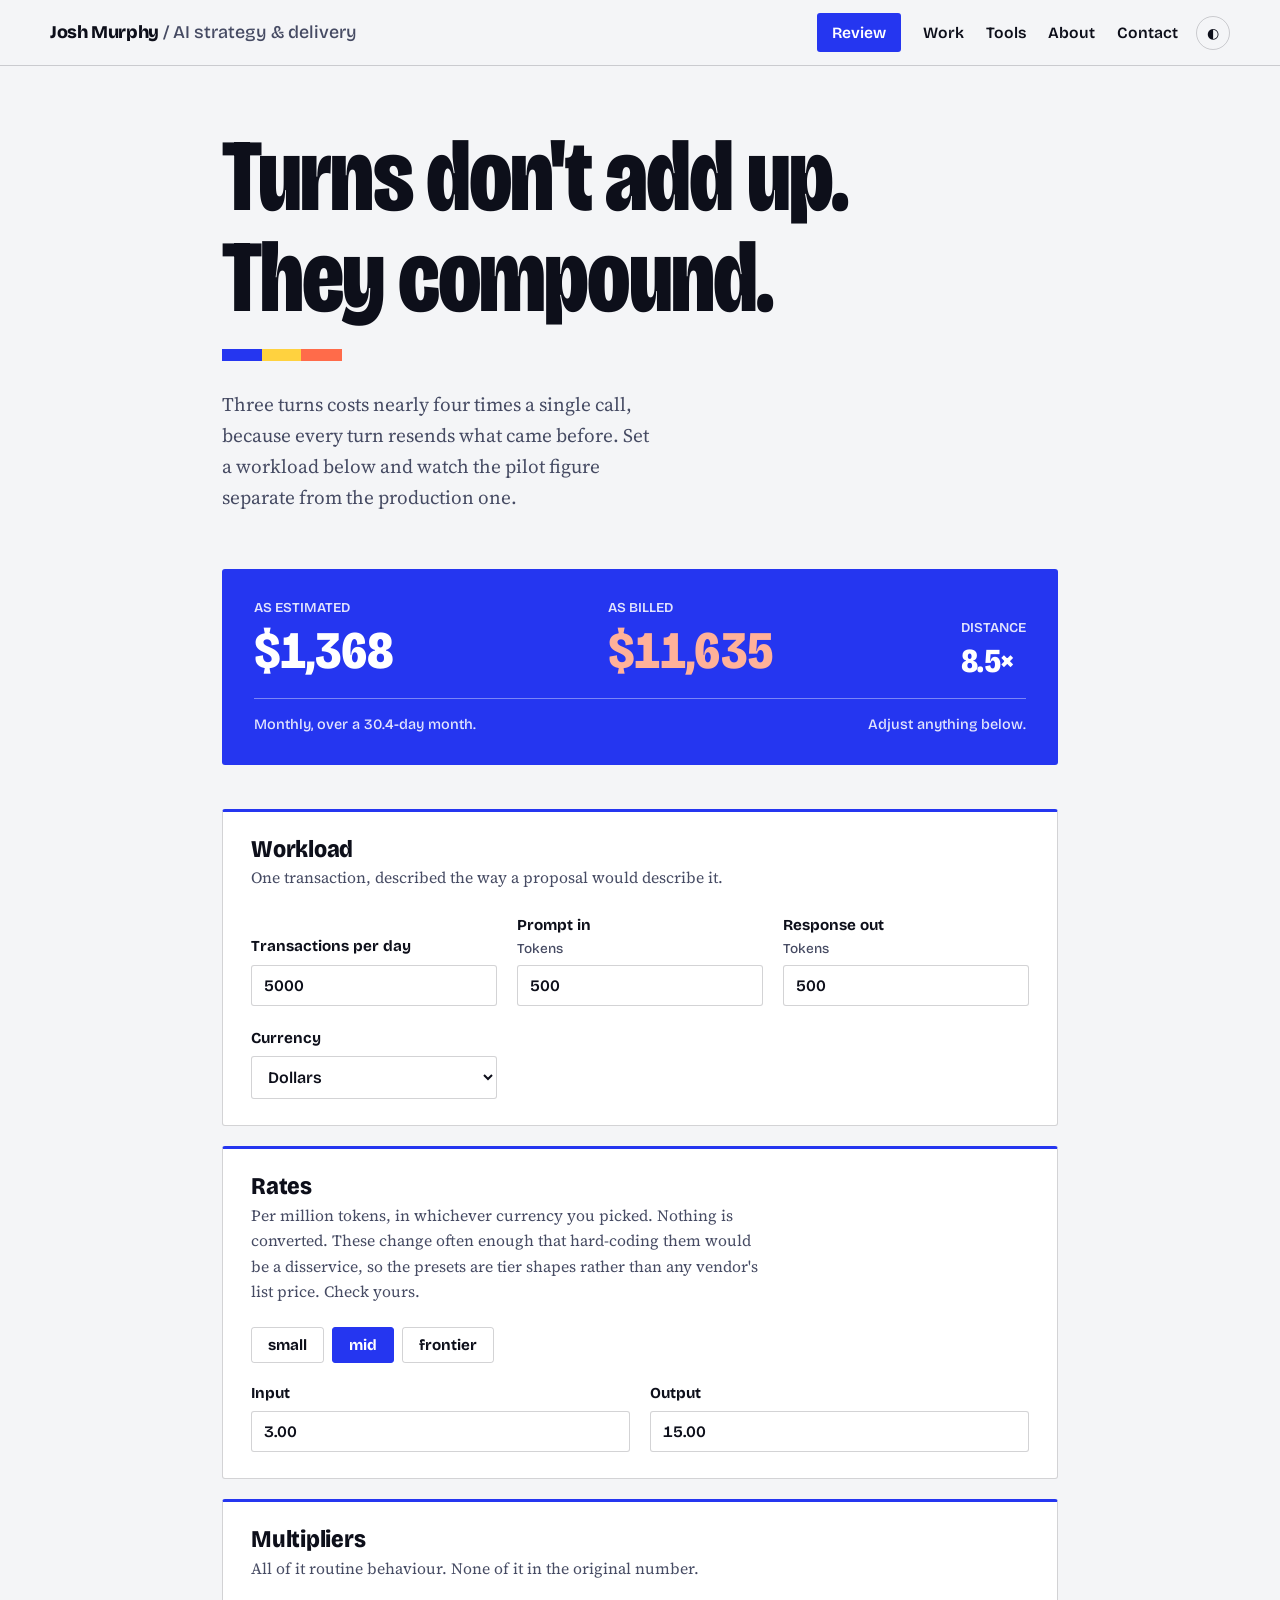
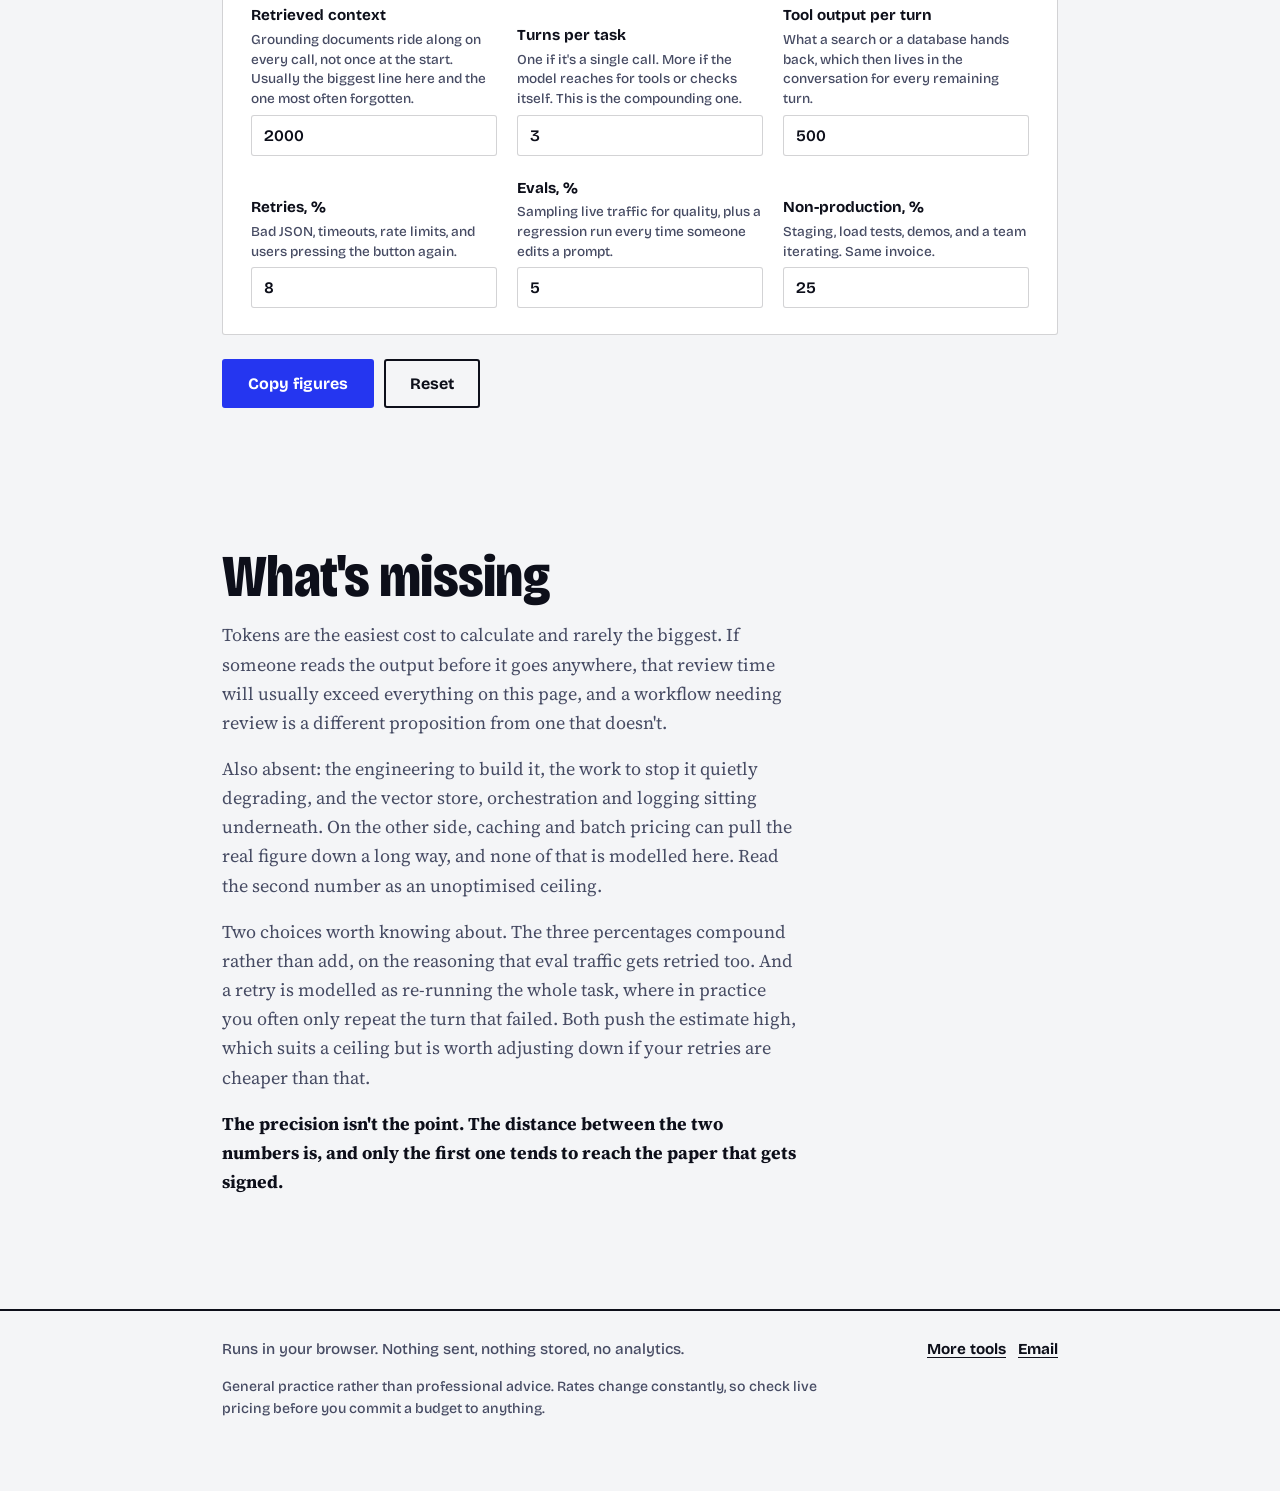
<file: cost/index.html>
<!DOCTYPE html>
<html lang="en" data-theme="light">
<head>
<meta charset="utf-8">
<meta name="viewport" content="width=device-width, initial-scale=1">
<title>Inference at scale — a working estimate</title>
<meta name="description" content="What an AI workload actually costs once it leaves the pilot. A ledger for the multipliers that don't make it into the business case.">
<link rel="preconnect" href="https://fonts.googleapis.com">
<link rel="preconnect" href="https://fonts.gstatic.com" crossorigin>
<link href="https://fonts.googleapis.com/css2?family=Bricolage+Grotesque:opsz,wdth,wght@12..96,75..100,400..800&family=Source+Serif+4:ital,opsz,wght@0,8..60,400..700;1,8..60,400..600&display=swap" rel="stylesheet">
<link rel="stylesheet" href="/style.css">
<link rel="icon" href="/favicon.svg" type="image/svg+xml">
<meta name="theme-color" content="#F4F5F7">
<link rel="canonical" href="https://jmobkey.github.io/cost/">
<meta property="og:type" content="website">
<meta property="og:site_name" content="Josh Murphy">
<meta property="og:title" content="Inference at scale — a working estimate">
<meta property="og:description" content="What an AI workload actually costs once it leaves the pilot. A ledger for the multipliers that don't make it into the business case.">
<meta property="og:url" content="https://jmobkey.github.io/cost/">
<meta property="og:image" content="https://jmobkey.github.io/og.png">
<meta property="og:image:width" content="1200">
<meta property="og:image:height" content="630">
<meta property="og:image:alt" content="Josh Murphy: most AI projects don't fail on the model.">
<meta name="twitter:card" content="summary_large_image">
<noscript><style>.rise{opacity:1}h1 .ln>span{transform:none}.gap-bar{width:var(--w)}</style></noscript>
<style>@media (min-width:900px){.readout{position:sticky;top:70px;z-index:5}}</style>
</head>
<body>
<a class="skip" href="#main">Skip to content</a>
<div id="prog"></div>

<header>
  <div class="wrap bar">
    <a class="mark" href="/">Josh Murphy <em>/ AI strategy &amp; delivery</em></a>
    <div class="right">
      <nav aria-label="Primary">
        <a class="cta" href="/review/">Review</a>
        <a class="hide-s" href="/#work">Work</a>
        <a class="hide-s" href="/#tools">Tools</a>
        <a href="/about/">About</a>
        <a href="/#contact">Contact</a>
      </nav>
      <button id="theme" aria-label="Toggle light and dark theme">◐</button>
    </div>
  </div>
</header>

<main id="main" class="wrap narrow">

  <section class="plain">
    <h1><span class="ln"><span style="--d:.1s">Turns don't add up.</span></span><span class="ln"><span style="--d:.22s">They compound.</span></span></h1>
    <p class="lede rise" style="--d:.4s">Three turns costs nearly four times a single call, because every turn resends what came before. Set a workload below and watch the pilot figure separate from the production one.</p>
  </section>

  <div class="readout">
    <div class="figs">
      <div class="fig"><i>AS ESTIMATED</i><b id="est">—</b></div>
      <div class="fig hot"><i>AS BILLED</i><b id="bill">—</b></div>
      <div class="fig dist"><i>DISTANCE</i><b id="dist">—</b></div>
    </div>
    <div class="rfoot"><span>Monthly, over a 30.4-day month.</span><span>Adjust anything below.</span></div>
  </div>

  <div class="panel">
    <h2>Workload</h2>
    <p class="note">One transaction, described the way a proposal would describe it.</p>
    <div class="grid">
      <div class="field"><label for="txn">Transactions per day</label><input type="number" id="txn" value="5000" min="0"></div>
      <div class="field"><label for="pin">Prompt in <span class="hint">Tokens</span></label><input type="number" id="pin" value="500" min="0"></div>
      <div class="field"><label for="pout">Response out <span class="hint">Tokens</span></label><input type="number" id="pout" value="500" min="0"></div>
      <div class="field"><label for="cur">Currency</label><select id="cur"><option value="$">Dollars</option><option value="£">Pounds</option><option value="€">Euros</option></select></div>
    </div>
  </div>

  <div class="panel">
    <h2>Rates</h2>
    <p class="note">Per million tokens, in whichever currency you picked. Nothing is converted. These change often enough that hard-coding them would be a disservice, so the presets are tier shapes rather than any vendor's list price. Check yours.</p>
    <div class="tiers">
      <button class="tier" data-in="0.15" data-out="0.60">small</button>
      <button class="tier" aria-pressed="true" data-in="3.00" data-out="15.00">mid</button>
      <button class="tier" data-in="15.00" data-out="75.00">frontier</button>
    </div>
    <div class="grid">
      <div class="field"><label for="rin">Input</label><input type="number" id="rin" value="3.00" step="0.01" min="0"></div>
      <div class="field"><label for="rout">Output</label><input type="number" id="rout" value="15.00" step="0.01" min="0"></div>
    </div>
  </div>

  <div class="panel">
    <h2>Multipliers</h2>
    <p class="note">All of it routine behaviour. None of it in the original number.</p>
    <div class="grid">
      <div class="field"><label for="rag">Retrieved context <span class="hint">Grounding documents ride along on every call, not once at the start. Usually the biggest line here and the one most often forgotten.</span></label><input type="number" id="rag" value="2000" min="0"></div>
      <div class="field"><label for="turns">Turns per task <span class="hint">One if it's a single call. More if the model reaches for tools or checks itself. This is the compounding one.</span></label><input type="number" id="turns" value="3" min="1"></div>
      <div class="field"><label for="tool">Tool output per turn <span class="hint">What a search or a database hands back, which then lives in the conversation for every remaining turn.</span></label><input type="number" id="tool" value="500" min="0"></div>
      <div class="field"><label for="retry">Retries, % <span class="hint">Bad JSON, timeouts, rate limits, and users pressing the button again.</span></label><input type="number" id="retry" value="8" min="0"></div>
      <div class="field"><label for="evals">Evals, % <span class="hint">Sampling live traffic for quality, plus a regression run every time someone edits a prompt.</span></label><input type="number" id="evals" value="5" min="0"></div>
      <div class="field"><label for="np">Non-production, % <span class="hint">Staging, load tests, demos, and a team iterating. Same invoice.</span></label><input type="number" id="np" value="25" min="0"></div>
    </div>
  </div>

  <div class="actions">
    <button class="btn solid" id="copy"><span>Copy figures</span></button>
    <button class="btn" id="reset"><span>Reset</span></button>
  </div>

  <section>
    <h2>What's missing</h2>
    <div class="prose">
      <p>Tokens are the easiest cost to calculate and rarely the biggest. If someone reads the output before it goes anywhere, that review time will usually exceed everything on this page, and a workflow needing review is a different proposition from one that doesn't.</p>
      <p>Also absent: the engineering to build it, the work to stop it quietly degrading, and the vector store, orchestration and logging sitting underneath. On the other side, caching and batch pricing can pull the real figure down a long way, and none of that is modelled here. Read the second number as an unoptimised ceiling.</p>
      <p>Two choices worth knowing about. The three percentages compound rather than add, on the reasoning that eval traffic gets retried too. And a retry is modelled as re-running the whole task, where in practice you often only repeat the turn that failed. Both push the estimate high, which suits a ceiling but is worth adjusting down if your retries are cheaper than that.</p>
      <p><strong>The precision isn't the point. The distance between the two numbers is, and only the first one tends to reach the paper that gets signed.</strong></p>
    </div>
  </section>

</main>

<footer>
  <div class="wrap narrow">
    <div class="foot-row">
      <div>Runs in your browser. Nothing sent, nothing stored, no analytics.</div>
      <div><a href="/">More tools</a> &nbsp;  <a href="mailto:josh_p_murphy@hotmail.ca">Email</a></div>
    </div>
    <p class="disclaimer">General practice rather than professional advice. Rates change constantly, so check live pricing before you commit a budget to anything.</p>
  </div>
</footer>

<script src="/app.js"></script>
<script>
const $ = id => document.getElementById(id);
const DAYS = 30.4;
const defaults = {txn:5000,pin:500,pout:500,cur:'$',rin:3.00,rout:15.00,rag:2000,turns:3,tool:500,retry:8,evals:5,np:25};
const num = id => { const v = parseFloat($(id).value); return isFinite(v) && v >= 0 ? v : 0; };
const money = (v,s) => s + v.toLocaleString(undefined,{maximumFractionDigits:0});

function compute(){
  const sym = $('cur').value;
  const rIn = num('rin')/1e6, rOut = num('rout')/1e6;
  const pin = num('pin'), pout = num('pout'), rag = num('rag'), tool = num('tool');
  const turns = Math.max(1, Math.round(num('turns'))), txn = num('txn');

  const estPerTask = pin*rIn + pout*rOut;

  let history = 0, totIn = 0, totOut = 0;
  for(let t=0; t<turns; t++){
    totIn += pin + rag + history;
    totOut += pout;
    history += pout + tool;
  }
  const billPerTask = totIn*rIn + totOut*rOut;
  const factor = (1+num('retry')/100) * (1+num('evals')/100) * (1+num('np')/100);

  const est = estPerTask * txn * DAYS;
  const bill = billPerTask * txn * DAYS * factor;

  $('est').textContent = money(est,sym);
  $('bill').textContent = money(bill,sym);
  $('dist').textContent = est > 0 ? (bill/est).toFixed(1)+'\u00D7' : '\u2014';
  return {est,bill,sym};
}

Object.keys(defaults).forEach(id => $(id).addEventListener('input', compute));
document.querySelectorAll('.tier').forEach(b => b.addEventListener('click', () => {
  document.querySelectorAll('.tier').forEach(x => x.setAttribute('aria-pressed','false'));
  b.setAttribute('aria-pressed','true');
  $('rin').value = b.dataset.in; $('rout').value = b.dataset.out; compute();
}));
$('reset').addEventListener('click', () => {
  for(const k in defaults) $(k).value = defaults[k];
  document.querySelectorAll('.tier').forEach((b,i) => b.setAttribute('aria-pressed', i===1?'true':'false'));
  compute();
});
$('copy').addEventListener('click', async () => {
  const {est,bill,sym} = compute();
  try { await navigator.clipboard.writeText(`As estimated: ${money(est,sym)}/mo\nAs billed: ${money(bill,sym)}/mo\nDistance: ${(bill/est).toFixed(1)}x`);
    $('copy').querySelector('span').textContent = 'Copied'; }
  catch { $('copy').querySelector('span').textContent = 'Press Ctrl+C'; }
  setTimeout(() => $('copy').querySelector('span').textContent = 'Copy figures', 1600);
});
compute();
</script>
</body>
</html>
</file>
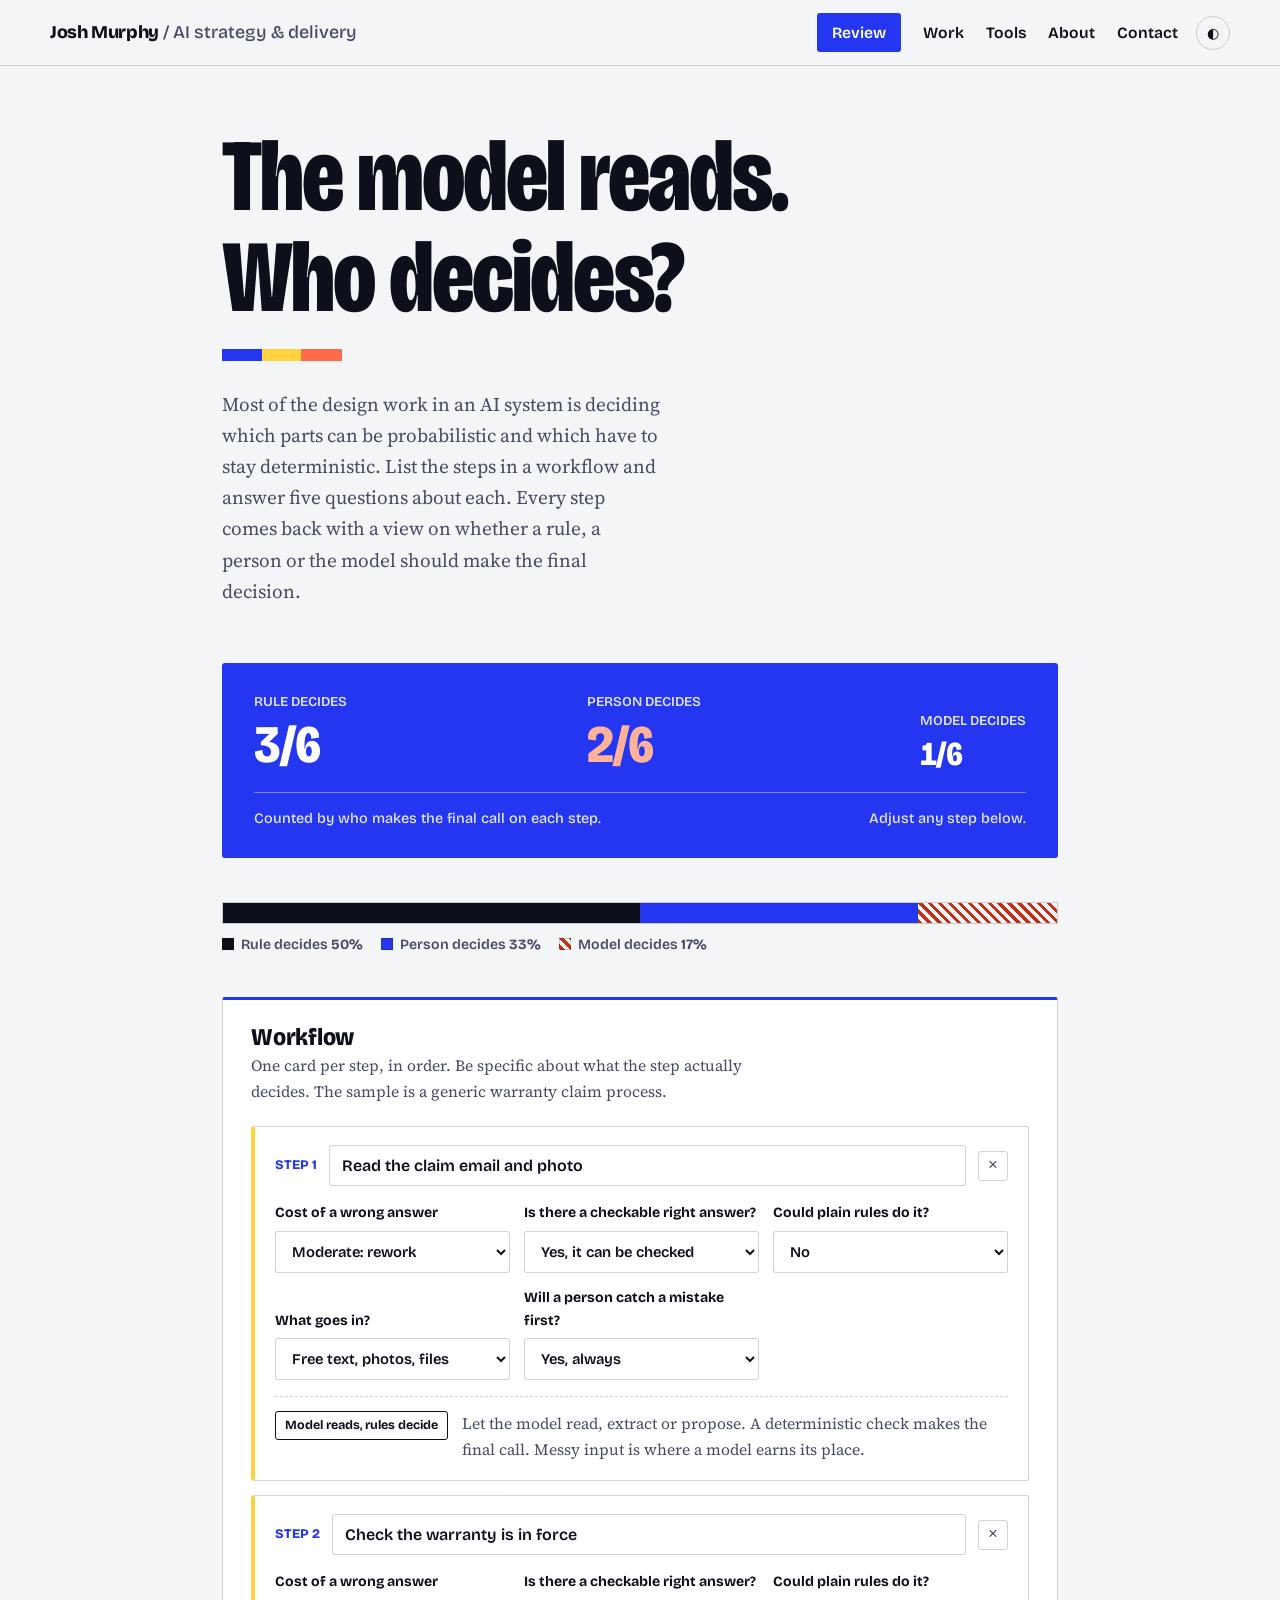
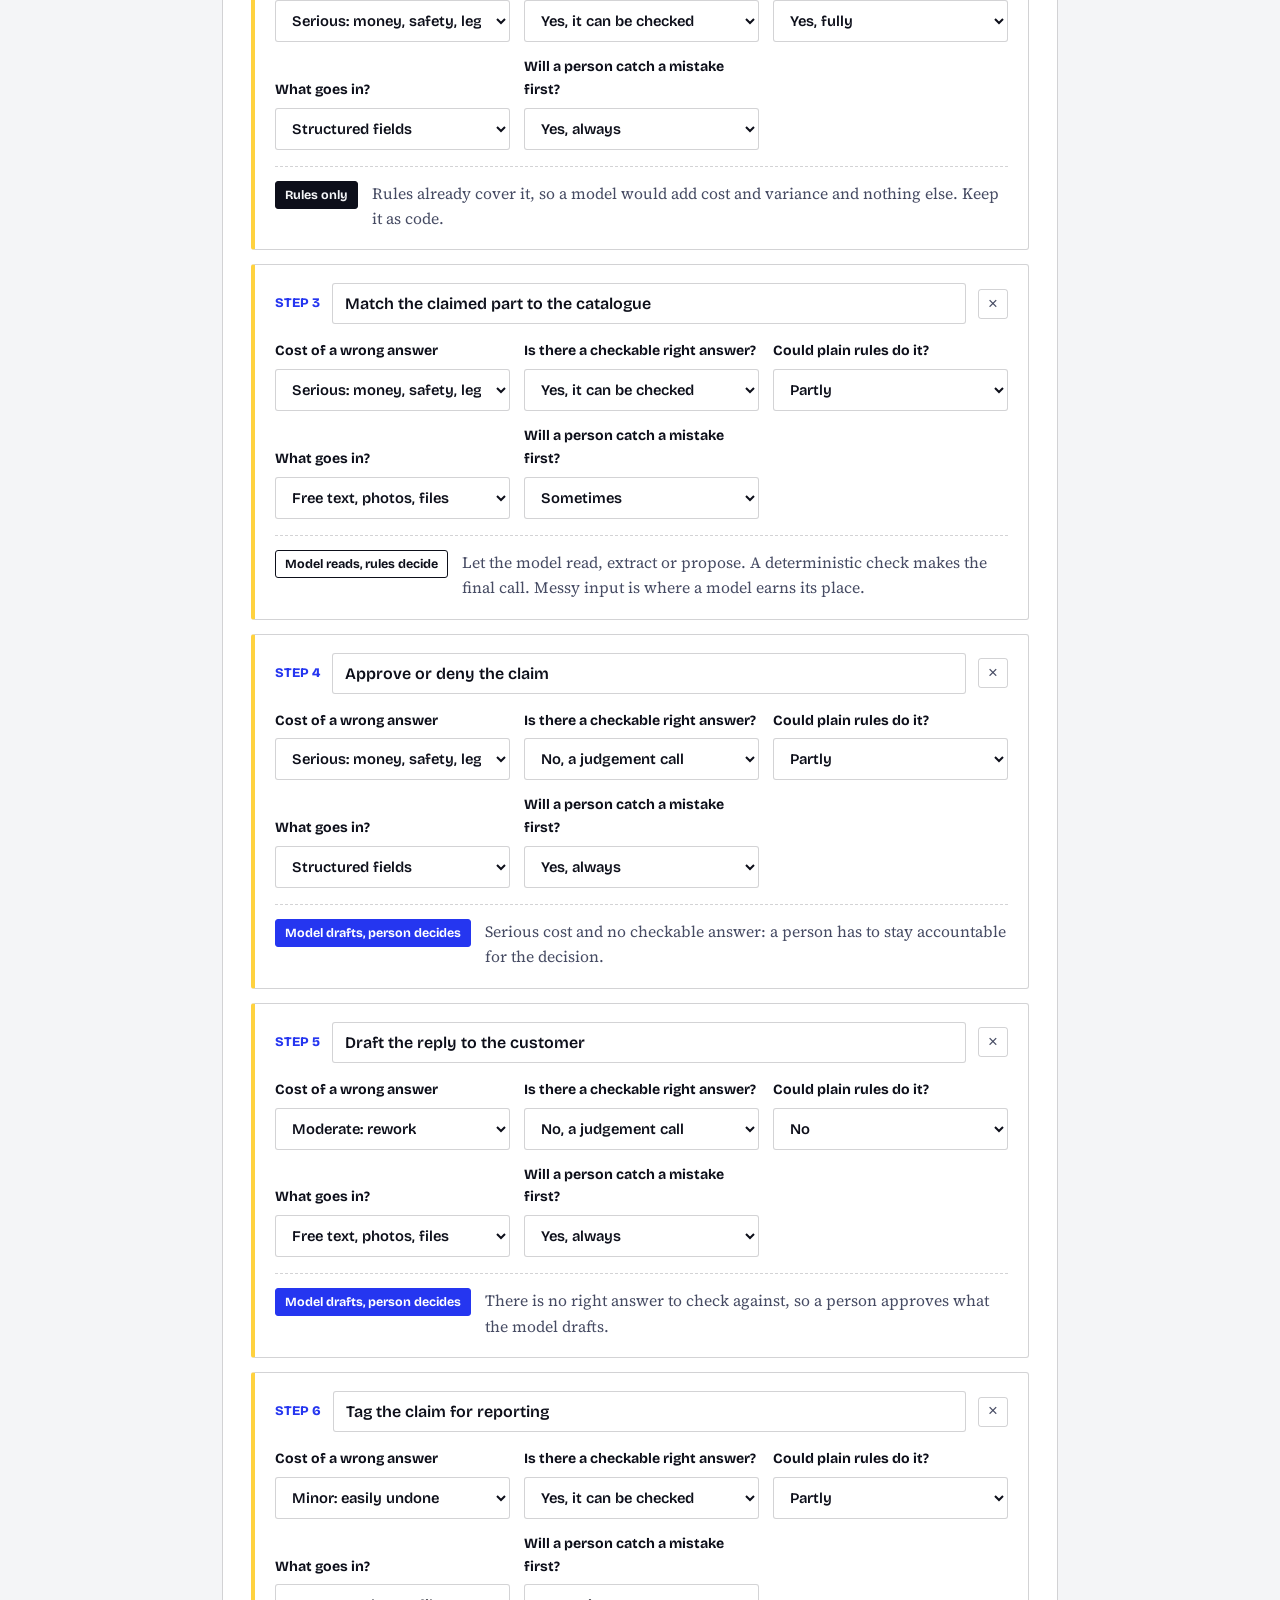
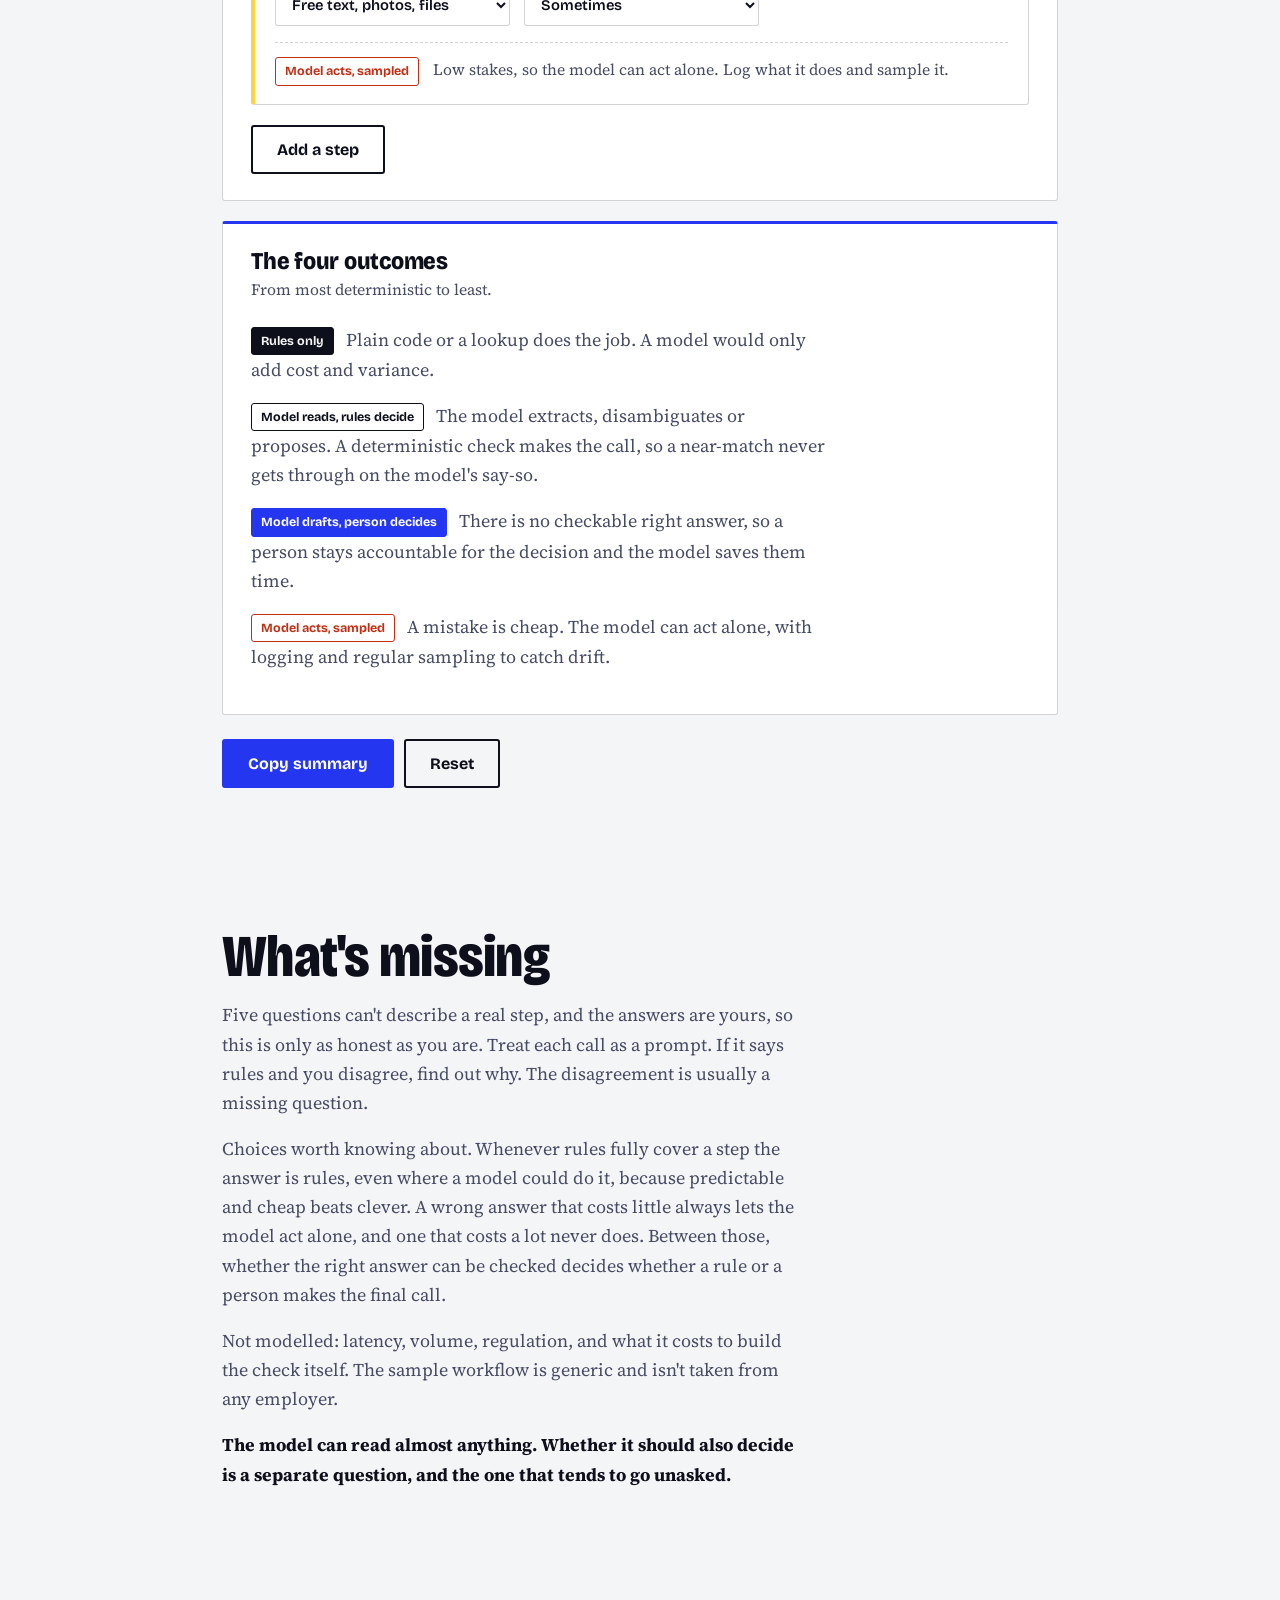
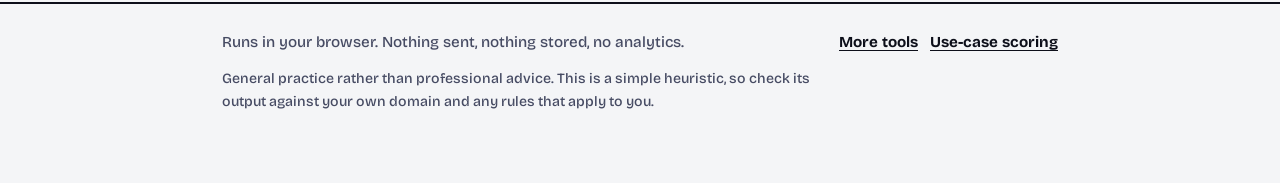
<file: line/index.html>
<!DOCTYPE html>
<html lang="en" data-theme="light">
<head>
<meta charset="utf-8">
<meta name="viewport" content="width=device-width, initial-scale=1">
<title>Where the line goes — rules, people or the model</title>
<meta name="description" content="Walk a workflow step by step and decide which parts can be probabilistic and which have to stay deterministic. Each step gets a call on who makes the final decision.">
<link rel="preconnect" href="https://fonts.googleapis.com">
<link rel="preconnect" href="https://fonts.gstatic.com" crossorigin>
<link href="https://fonts.googleapis.com/css2?family=Bricolage+Grotesque:opsz,wdth,wght@12..96,75..100,400..800&family=Source+Serif+4:ital,opsz,wght@0,8..60,400..700;1,8..60,400..600&display=swap" rel="stylesheet">
<link rel="stylesheet" href="/style.css">
<link rel="icon" href="/favicon.svg" type="image/svg+xml">
<meta name="theme-color" content="#F4F5F7">
<link rel="canonical" href="https://jmobkey.github.io/line/">
<meta property="og:type" content="website">
<meta property="og:site_name" content="Josh Murphy">
<meta property="og:title" content="Where the line goes — rules, people or the model">
<meta property="og:description" content="Walk a workflow step by step and decide which parts can be probabilistic and which have to stay deterministic. Each step gets a call on who makes the final decision.">
<meta property="og:url" content="https://jmobkey.github.io/line/">
<meta property="og:image" content="https://jmobkey.github.io/og.png">
<meta property="og:image:width" content="1200">
<meta property="og:image:height" content="630">
<meta property="og:image:alt" content="Josh Murphy: most AI projects don't fail on the model.">
<meta name="twitter:card" content="summary_large_image">
<noscript><style>.rise{opacity:1}h1 .ln>span{transform:none}.gap-bar{width:var(--w)}</style></noscript>
<style>@media (min-width:900px){.readout{position:sticky;top:70px;z-index:5}}</style>
</head>
<body>
<a class="skip" href="#main">Skip to content</a>
<div id="prog"></div>

<header>
  <div class="wrap bar">
    <a class="mark" href="/">Josh Murphy <em>/ AI strategy &amp; delivery</em></a>
    <div class="right">
      <nav aria-label="Primary">
        <a class="cta" href="/review/">Review</a>
        <a class="hide-s" href="/#work">Work</a>
        <a class="hide-s" href="/#tools">Tools</a>
        <a href="/about/">About</a>
        <a href="/#contact">Contact</a>
      </nav>
      <button id="theme" aria-label="Toggle light and dark theme">◐</button>
    </div>
  </div>
</header>

<main id="main" class="wrap narrow">

  <section class="plain">
    <h1><span class="ln"><span style="--d:.1s">The model reads.</span></span><span class="ln"><span style="--d:.22s">Who decides?</span></span></h1>
    <p class="lede rise" style="--d:.4s">Most of the design work in an AI system is deciding which parts can be probabilistic and which have to stay deterministic. List the steps in a workflow and answer five questions about each. Every step comes back with a view on whether a rule, a person or the model should make the final decision.</p>
  </section>

  <div class="readout">
    <div class="figs">
      <div class="fig"><i>RULE DECIDES</i><b id="f-rule">—</b></div>
      <div class="fig hot"><i>PERSON DECIDES</i><b id="f-human">—</b></div>
      <div class="fig dist"><i>MODEL DECIDES</i><b id="f-model">—</b></div>
    </div>
    <div class="rfoot"><span>Counted by who makes the final call on each step.</span><span>Adjust any step below.</span></div>
  </div>

  <div class="stack" id="stack">
    <div class="s-main" style="width:50%"></div><div class="s-loop" style="width:33.3%"></div><div class="s-empty" style="width:16.7%"></div>
  </div>
  <div class="key">
    <span><i class="s-main"></i>Rule decides <b id="k-rule"></b></span>
    <span><i class="s-loop"></i>Person decides <b id="k-human"></b></span>
    <span><i class="s-empty"></i>Model decides <b id="k-model"></b></span>
  </div>

  <div class="panel">
    <h2>Workflow</h2>
    <p class="note">One card per step, in order. Be specific about what the step actually decides. The sample is a generic warranty claim process.</p>
    <div id="steps"></div>
    <div class="actions" style="margin:20px 0 0">
      <button class="btn" id="add"><span>Add a step</span></button>
    </div>
  </div>

  <div class="panel">
    <h2>The four outcomes</h2>
    <p class="note">From most deterministic to least.</p>
    <div class="prose">
      <p><span class="chip t0">Rules only</span> Plain code or a lookup does the job. A model would only add cost and variance.</p>
      <p><span class="chip t1">Model reads, rules decide</span> The model extracts, disambiguates or proposes. A deterministic check makes the call, so a near-match never gets through on the model's say-so.</p>
      <p><span class="chip t2">Model drafts, person decides</span> There is no checkable right answer, so a person stays accountable for the decision and the model saves them time.</p>
      <p><span class="chip t3">Model acts, sampled</span> A mistake is cheap. The model can act alone, with logging and regular sampling to catch drift.</p>
    </div>
  </div>

  <div class="actions">
    <button class="btn solid" id="copy"><span>Copy summary</span></button>
    <button class="btn" id="reset"><span>Reset</span></button>
  </div>

  <section>
    <h2>What's missing</h2>
    <div class="prose">
      <p>Five questions can't describe a real step, and the answers are yours, so this is only as honest as you are. Treat each call as a prompt. If it says rules and you disagree, find out why. The disagreement is usually a missing question.</p>
      <p>Choices worth knowing about. Whenever rules fully cover a step the answer is rules, even where a model could do it, because predictable and cheap beats clever. A wrong answer that costs little always lets the model act alone, and one that costs a lot never does. Between those, whether the right answer can be checked decides whether a rule or a person makes the final call.</p>
      <p>Not modelled: latency, volume, regulation, and what it costs to build the check itself. The sample workflow is generic and isn't taken from any employer.</p>
      <p><strong>The model can read almost anything. Whether it should also decide is a separate question, and the one that tends to go unasked.</strong></p>
    </div>
  </section>

</main>

<footer>
  <div class="wrap narrow">
    <div class="foot-row">
      <div>Runs in your browser. Nothing sent, nothing stored, no analytics.</div>
      <div><a href="/#tools">More tools</a> &nbsp;  <a href="/score/">Use-case scoring</a></div>
    </div>
    <p class="disclaimer">General practice rather than professional advice. This is a simple heuristic, so check its output against your own domain and any rules that apply to you.</p>
  </div>
</footer>

<script src="/app.js"></script>
<script>
const $ = id => document.getElementById(id);
const MAX = 12;

const OPTS = {
  cost:  [['1', 'Minor: easily undone'], ['2', 'Moderate: rework'], ['3', 'Serious: money, safety, legal']],
  ver:   [['y', 'Yes, it can be checked'], ['n', 'No, a judgement call']],
  rules: [['full', 'Yes, fully'], ['part', 'Partly'], ['none', 'No']],
  inp:   [['struct', 'Structured fields'], ['messy', 'Free text, photos, files']],
  hold:  [['y', 'Yes, always'], ['some', 'Sometimes'], ['n', 'No']]
};
const LAB = {
  cost: 'Cost of a wrong answer',
  ver: 'Is there a checkable right answer?',
  rules: 'Could plain rules do it?',
  inp: 'What goes in?',
  hold: 'Will a person catch a mistake first?'
};
const KEYS = ['cost', 'ver', 'rules', 'inp', 'hold'];

const TIERS = [
  { cls: 't0', name: 'Rules only',                   group: 'rule' },
  { cls: 't1', name: 'Model reads, rules decide',    group: 'rule' },
  { cls: 't2', name: 'Model drafts, person decides', group: 'human' },
  { cls: 't3', name: 'Model acts, sampled',          group: 'model' }
];

const SAMPLE = [
  { n: 'Read the claim email and photo',        cost: '2', ver: 'y', rules: 'none', inp: 'messy',  hold: 'y' },
  { n: 'Check the warranty is in force',        cost: '3', ver: 'y', rules: 'full', inp: 'struct', hold: 'y' },
  { n: 'Match the claimed part to the catalogue', cost: '3', ver: 'y', rules: 'part', inp: 'messy',  hold: 'some' },
  { n: 'Approve or deny the claim',             cost: '3', ver: 'n', rules: 'part', inp: 'struct', hold: 'y' },
  { n: 'Draft the reply to the customer',       cost: '2', ver: 'n', rules: 'none', inp: 'messy',  hold: 'y' },
  { n: 'Tag the claim for reporting',           cost: '1', ver: 'y', rules: 'part', inp: 'messy',  hold: 'some' }
];
let rows = SAMPLE.map(r => ({ ...r }));
const host = $('steps');

function decide(s) {
  let t;
  if (s.rules === 'full') t = 0;
  else if (s.cost === '1') t = 3;
  else t = s.ver === 'y' ? 1 : 2;

  const why = [];
  if (t === 0) why.push('Rules already cover it, so a model would add cost and variance and nothing else. Keep it as code.');
  if (t === 1) {
    why.push('Let the model read, extract or propose. A deterministic check makes the final call.');
    why.push(s.inp === 'messy'
      ? 'Messy input is where a model earns its place.'
      : 'The input is already structured, so see whether rules can take more of this first.');
  }
  if (t === 2) why.push(s.cost === '3'
    ? 'Serious cost and no checkable answer: a person has to stay accountable for the decision.'
    : 'There is no right answer to check against, so a person approves what the model drafts.');
  if (t === 3) why.push('Low stakes, so the model can act alone. Log what it does and sample it.');

  let warn = '';
  if (s.hold === 'n' && t !== 0) {
    warn = t === 3
      ? 'Nothing catches mistakes here, so sample the output on a schedule.'
      : 'Nothing stands between a wrong answer and its effect. Add a check or a person before this goes live.';
  }
  return { t, why: why.join(' '), warn };
}

function field(row, key) {
  const wrap = document.createElement('div');
  wrap.className = 'field';
  const label = document.createElement('label');
  const id = 'f' + Math.random().toString(36).slice(2, 9);
  label.htmlFor = id;
  label.textContent = LAB[key];
  const sel = document.createElement('select');
  sel.id = id;
  OPTS[key].forEach(([v, text]) => {
    const o = document.createElement('option');
    o.value = v;
    o.textContent = text;
    if (row[key] === v) o.selected = true;
    sel.appendChild(o);
  });
  sel.addEventListener('change', () => { row[key] = sel.value; update(); });
  wrap.append(label, sel);
  return wrap;
}

function render() {
  host.textContent = '';
  rows.forEach((row, i) => {
    const card = document.createElement('div');
    card.className = 'step';

    const head = document.createElement('div');
    head.className = 'step-head';
    const num = document.createElement('span');
    num.className = 'step-num';
    num.textContent = 'STEP ' + (i + 1);
    const input = document.createElement('input');
    input.type = 'text';
    input.value = row.n;
    input.maxLength = 80;
    input.placeholder = 'What does this step do?';
    input.setAttribute('aria-label', 'Step ' + (i + 1) + ' name');
    input.addEventListener('input', () => { row.n = input.value; });
    const rm = document.createElement('button');
    rm.type = 'button';
    rm.className = 'rm';
    rm.textContent = '×';
    rm.setAttribute('aria-label', 'Remove step ' + (i + 1));
    rm.addEventListener('click', () => { rows.splice(rows.indexOf(row), 1); render(); });
    head.append(num, input, rm);

    const grid = document.createElement('div');
    grid.className = 'grid';
    KEYS.forEach(k => grid.appendChild(field(row, k)));

    const verdict = document.createElement('div');
    verdict.className = 'verdict';
    const chip = document.createElement('span');
    const text = document.createElement('p');
    verdict.append(chip, text);

    card.append(head, grid, verdict);
    host.appendChild(card);
    row._el = { chip, text, verdict };
  });
  update();
}

function update() {
  const n = rows.length;
  const count = { rule: 0, human: 0, model: 0 };
  rows.forEach(row => {
    const d = decide(row);
    const tier = TIERS[d.t];
    count[tier.group]++;
    row._d = d;
    row._el.chip.className = 'chip ' + tier.cls;
    row._el.chip.textContent = tier.name;
    row._el.text.textContent = d.why;
    const old = row._el.verdict.querySelector('.warn');
    if (old) old.remove();
    if (d.warn) {
      const w = document.createElement('p');
      w.className = 'warn';
      w.textContent = d.warn;
      row._el.verdict.appendChild(w);
    }
  });

  ['rule', 'human', 'model'].forEach(g => {
    $('f-' + g).textContent = n ? count[g] + '/' + n : '—';
    $('k-' + g).textContent = n ? Math.round(count[g] / n * 100) + '%' : '';
  });
  const bars = $('stack').children;
  ['rule', 'human', 'model'].forEach((g, i) => { bars[i].style.width = (n ? count[g] / n * 100 : 0) + '%'; });
  $('add').disabled = n >= MAX;
}

$('add').addEventListener('click', () => {
  if (rows.length >= MAX) return;
  rows.push({ n: '', cost: '2', ver: 'y', rules: 'part', inp: 'messy', hold: 'y' });
  render();
  const inputs = host.querySelectorAll('.step-head input');
  if (inputs.length) inputs[inputs.length - 1].focus();
});

$('reset').addEventListener('click', () => {
  rows = SAMPLE.map(r => ({ ...r }));
  render();
});

$('copy').addEventListener('click', async () => {
  const lines = rows.map((r, i) => (i + 1) + '. ' + (r.n.trim() || 'Untitled') + ': ' + TIERS[r._d.t].name);
  lines.push('Rule decides ' + $('f-rule').textContent + ', person decides ' + $('f-human').textContent + ', model decides ' + $('f-model').textContent);
  const label = $('copy').querySelector('span');
  try { await navigator.clipboard.writeText(lines.join('\n')); label.textContent = 'Copied'; }
  catch { label.textContent = 'Press Ctrl+C'; }
  setTimeout(() => { label.textContent = 'Copy summary'; }, 1600);
});

render();
</script>
</body>
</html>
</file>
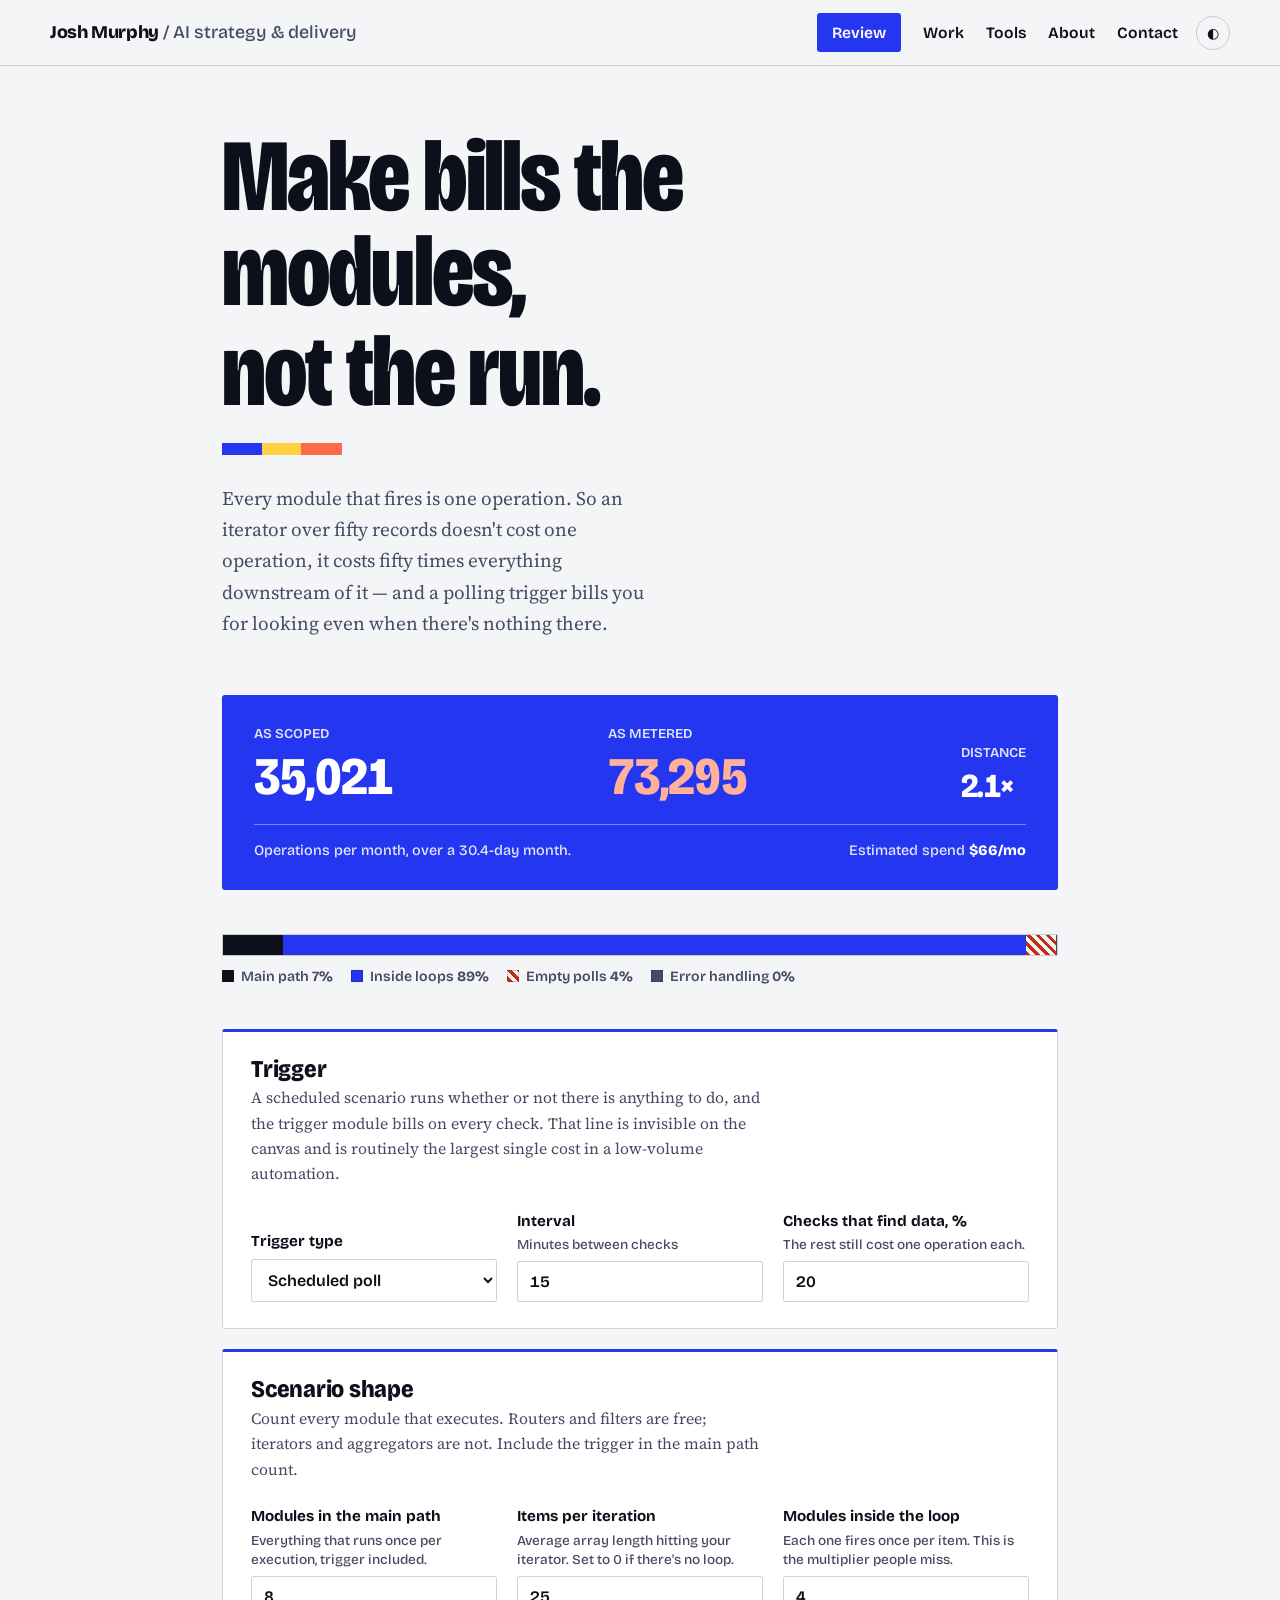
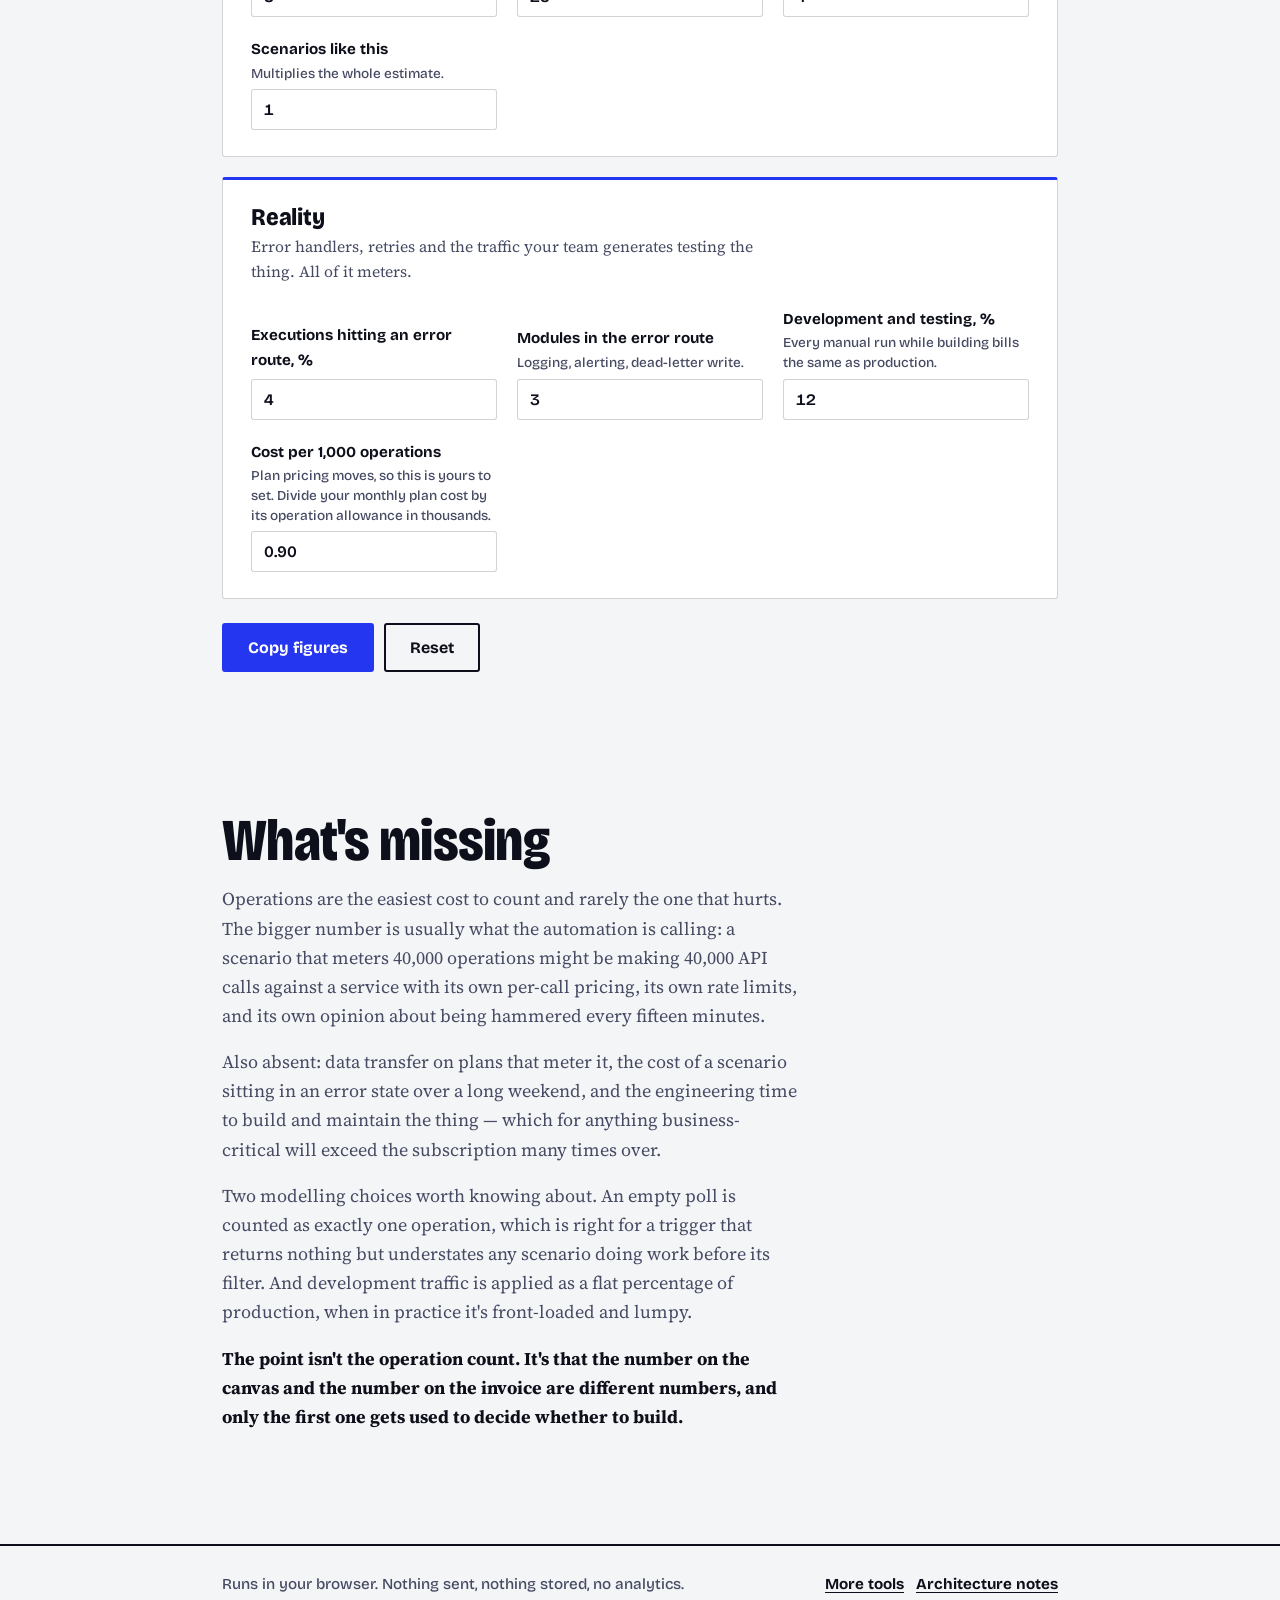
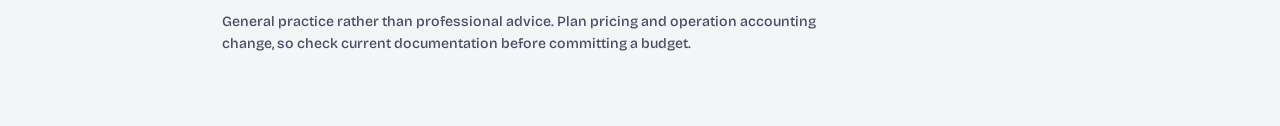
<file: ops/index.html>
<!DOCTYPE html>
<html lang="en" data-theme="light">
<head>
<meta charset="utf-8">
<meta name="viewport" content="width=device-width, initial-scale=1">
<title>Operations at scale — what a Make scenario actually meters</title>
<meta name="description" content="Make bills per module execution, not per scenario run. A working estimate of what an automation actually meters once loops, empty polls and error handlers are counted.">
<link rel="preconnect" href="https://fonts.googleapis.com">
<link rel="preconnect" href="https://fonts.gstatic.com" crossorigin>
<link href="https://fonts.googleapis.com/css2?family=Bricolage+Grotesque:opsz,wdth,wght@12..96,75..100,400..800&family=Source+Serif+4:ital,opsz,wght@0,8..60,400..700;1,8..60,400..600&display=swap" rel="stylesheet">
<link rel="stylesheet" href="/style.css">
<link rel="icon" href="/favicon.svg" type="image/svg+xml">
<meta name="theme-color" content="#F4F5F7">
<link rel="canonical" href="https://jmobkey.github.io/ops/">
<meta property="og:type" content="website">
<meta property="og:site_name" content="Josh Murphy">
<meta property="og:title" content="Operations at scale — what a Make scenario actually meters">
<meta property="og:description" content="Make bills per module execution, not per scenario run. A working estimate of what an automation actually meters once loops, empty polls and error handlers are counted.">
<meta property="og:url" content="https://jmobkey.github.io/ops/">
<meta property="og:image" content="https://jmobkey.github.io/og.png">
<meta property="og:image:width" content="1200">
<meta property="og:image:height" content="630">
<meta property="og:image:alt" content="Josh Murphy: most AI projects don't fail on the model.">
<meta name="twitter:card" content="summary_large_image">
<noscript><style>.rise{opacity:1}h1 .ln>span{transform:none}.gap-bar{width:var(--w)}</style></noscript>
</head>
<body>
<a class="skip" href="#main">Skip to content</a>
<div id="prog"></div>

<header>
  <div class="wrap bar">
    <a class="mark" href="/">Josh Murphy <em>/ AI strategy &amp; delivery</em></a>
    <div class="right">
      <nav aria-label="Primary">
        <a class="cta" href="/review/">Review</a>
        <a class="hide-s" href="/#work">Work</a>
        <a class="hide-s" href="/#tools">Tools</a>
        <a href="/about/">About</a>
        <a href="/#contact">Contact</a>
      </nav>
      <button id="theme" aria-label="Toggle light and dark theme">◐</button>
    </div>
  </div>
</header>

<main id="main" class="wrap narrow">

  <section class="plain">
    <h1><span class="ln"><span style="--d:.1s">Make bills the modules,</span></span><span class="ln"><span style="--d:.22s">not the run.</span></span></h1>
    <p class="lede rise" style="--d:.4s">Every module that fires is one operation. So an iterator over fifty records doesn't cost one operation, it costs fifty times everything downstream of it — and a polling trigger bills you for looking even when there's nothing there.</p>
  </section>

  <div class="readout">
    <div class="figs">
      <div class="fig"><i>AS SCOPED</i><b id="scoped">—</b></div>
      <div class="fig hot"><i>AS METERED</i><b id="metered">—</b></div>
      <div class="fig dist"><i>DISTANCE</i><b id="dist">—</b></div>
    </div>
    <div class="rfoot"><span>Operations per month, over a 30.4-day month.</span><span>Estimated spend <b id="spend">—</b></span></div>
  </div>

  <div class="stack" id="stack">
    <div class="s-main" style="width:40%"></div><div class="s-loop" style="width:40%"></div>
    <div class="s-empty" style="width:15%"></div><div class="s-err" style="width:5%"></div>
  </div>
  <div class="key">
    <span><i class="s-main"></i>Main path <b id="k-main"></b></span>
    <span><i class="s-loop"></i>Inside loops <b id="k-loop"></b></span>
    <span><i class="s-empty"></i>Empty polls <b id="k-empty"></b></span>
    <span><i class="s-err"></i>Error handling <b id="k-err"></b></span>
  </div>

  <div class="panel">
    <h2>Trigger</h2>
    <p class="note">A scheduled scenario runs whether or not there is anything to do, and the trigger module bills on every check. That line is invisible on the canvas and is routinely the largest single cost in a low-volume automation.</p>
    <div class="grid">
      <div class="field"><label for="trig">Trigger type</label><select id="trig"><option value="sched">Scheduled poll</option><option value="hook">Webhook / instant</option></select></div>
      <div class="field" id="f-int"><label for="interval">Interval <span class="hint">Minutes between checks</span></label><input type="number" id="interval" value="15" min="1"></div>
      <div class="field hidden" id="f-ev"><label for="events">Events per day</label><input type="number" id="events" value="200" min="0"></div>
      <div class="field" id="f-hit"><label for="hit">Checks that find data, % <span class="hint">The rest still cost one operation each.</span></label><input type="number" id="hit" value="20" min="0" max="100"></div>
    </div>
  </div>

  <div class="panel">
    <h2>Scenario shape</h2>
    <p class="note">Count every module that executes. Routers and filters are free; iterators and aggregators are not. Include the trigger in the main path count.</p>
    <div class="grid">
      <div class="field"><label for="mods">Modules in the main path <span class="hint">Everything that runs once per execution, trigger included.</span></label><input type="number" id="mods" value="8" min="1"></div>
      <div class="field"><label for="items">Items per iteration <span class="hint">Average array length hitting your iterator. Set to 0 if there's no loop.</span></label><input type="number" id="items" value="25" min="0"></div>
      <div class="field"><label for="loopmods">Modules inside the loop <span class="hint">Each one fires once per item. This is the multiplier people miss.</span></label><input type="number" id="loopmods" value="4" min="0"></div>
      <div class="field"><label for="scen">Scenarios like this <span class="hint">Multiplies the whole estimate.</span></label><input type="number" id="scen" value="1" min="1"></div>
    </div>
  </div>

  <div class="panel">
    <h2>Reality</h2>
    <p class="note">Error handlers, retries and the traffic your team generates testing the thing. All of it meters.</p>
    <div class="grid">
      <div class="field"><label for="errrate">Executions hitting an error route, %</label><input type="number" id="errrate" value="4" min="0"></div>
      <div class="field"><label for="errmods">Modules in the error route <span class="hint">Logging, alerting, dead-letter write.</span></label><input type="number" id="errmods" value="3" min="0"></div>
      <div class="field"><label for="dev">Development and testing, % <span class="hint">Every manual run while building bills the same as production.</span></label><input type="number" id="dev" value="12" min="0"></div>
      <div class="field"><label for="rate">Cost per 1,000 operations <span class="hint">Plan pricing moves, so this is yours to set. Divide your monthly plan cost by its operation allowance in thousands.</span></label><input type="number" id="rate" value="0.90" step="0.01" min="0"></div>
    </div>
  </div>

  <div class="actions">
    <button class="btn solid" id="copy"><span>Copy figures</span></button>
    <button class="btn" id="reset"><span>Reset</span></button>
  </div>

  <section>
    <h2>What's missing</h2>
    <div class="prose">
      <p>Operations are the easiest cost to count and rarely the one that hurts. The bigger number is usually what the automation is calling: a scenario that meters 40,000 operations might be making 40,000 API calls against a service with its own per-call pricing, its own rate limits, and its own opinion about being hammered every fifteen minutes.</p>
      <p>Also absent: data transfer on plans that meter it, the cost of a scenario sitting in an error state over a long weekend, and the engineering time to build and maintain the thing — which for anything business-critical will exceed the subscription many times over.</p>
      <p>Two modelling choices worth knowing about. An empty poll is counted as exactly one operation, which is right for a trigger that returns nothing but understates any scenario doing work before its filter. And development traffic is applied as a flat percentage of production, when in practice it's front-loaded and lumpy.</p>
      <p><strong>The point isn't the operation count. It's that the number on the canvas and the number on the invoice are different numbers, and only the first one gets used to decide whether to build.</strong></p>
    </div>
  </section>

</main>

<footer>
  <div class="wrap narrow">
    <div class="foot-row">
      <div>Runs in your browser. Nothing sent, nothing stored, no analytics.</div>
      <div><a href="/">More tools</a> &nbsp;  <a href="https://github.com/jmobkey/automation-architecture">Architecture notes</a></div>
    </div>
    <p class="disclaimer">General practice rather than professional advice. Plan pricing and operation accounting change, so check current documentation before committing a budget.</p>
  </div>
</footer>

<script src="/app.js"></script>
<script>
const $ = id => document.getElementById(id);
const DAYS = 30.4, MINS = DAYS*24*60;
const defaults = {trig:'sched',interval:15,events:200,hit:20,mods:8,items:25,loopmods:4,scen:1,errrate:4,errmods:3,dev:12,rate:0.90};
const num = id => { const v = parseFloat($(id).value); return isFinite(v) && v >= 0 ? v : 0; };
const fmt = n => Math.round(n).toLocaleString();

function toggleTrigger(){
  const s = $('trig').value === 'sched';
  $('f-int').classList.toggle('hidden', !s);
  $('f-hit').classList.toggle('hidden', !s);
  $('f-ev').classList.toggle('hidden', s);
}

function compute(){
  const sched = $('trig').value === 'sched';
  const scen = Math.max(1, num('scen'));
  const runs = sched ? MINS/Math.max(1,num('interval')) : num('events')*DAYS;
  const hit = sched ? Math.min(100,num('hit'))/100 : 1;
  const productive = runs*hit, empty = runs - productive;
  const mods = Math.max(1,num('mods'));

  const scoped = runs * (mods + num('loopmods')) * scen;

  const mainOps = productive*mods;
  const loopOps = productive*num('items')*num('loopmods');
  const emptyOps = empty;
  const errOps = productive*(num('errrate')/100)*num('errmods');
  const metered = (mainOps+loopOps+emptyOps+errOps)*scen*(1+num('dev')/100);

  $('scoped').textContent = fmt(scoped);
  $('metered').textContent = fmt(metered);
  $('dist').textContent = scoped > 0 ? (metered/scoped).toFixed(1)+'\u00D7' : '\u2014';
  $('spend').textContent = '$' + (metered/1000*num('rate')).toLocaleString(undefined,{maximumFractionDigits:0}) + '/mo';

  const parts = [mainOps,loopOps,emptyOps,errOps].map(v => v*scen);
  const tot = parts.reduce((a,b)=>a+b,0) || 1;
  const bars = $('stack').children;
  parts.forEach((v,i) => bars[i].style.width = (v/tot*100)+'%');
  ['k-main','k-loop','k-empty','k-err'].forEach((id,i) => $(id).textContent = Math.round(parts[i]/tot*100)+'%');
  return {scoped,metered};
}

Object.keys(defaults).forEach(id => $(id).addEventListener('input', () => { toggleTrigger(); compute(); }));
$('reset').addEventListener('click', () => { for(const k in defaults) $(k).value = defaults[k]; toggleTrigger(); compute(); });
$('copy').addEventListener('click', async () => {
  const {scoped,metered} = compute();
  try { await navigator.clipboard.writeText(`As scoped: ${fmt(scoped)} ops/mo\nAs metered: ${fmt(metered)} ops/mo\nDistance: ${(metered/scoped).toFixed(1)}x`);
    $('copy').querySelector('span').textContent = 'Copied'; }
  catch { $('copy').querySelector('span').textContent = 'Press Ctrl+C'; }
  setTimeout(() => $('copy').querySelector('span').textContent = 'Copy figures', 1600);
});
toggleTrigger(); compute();
</script>
</body>
</html>
</file>
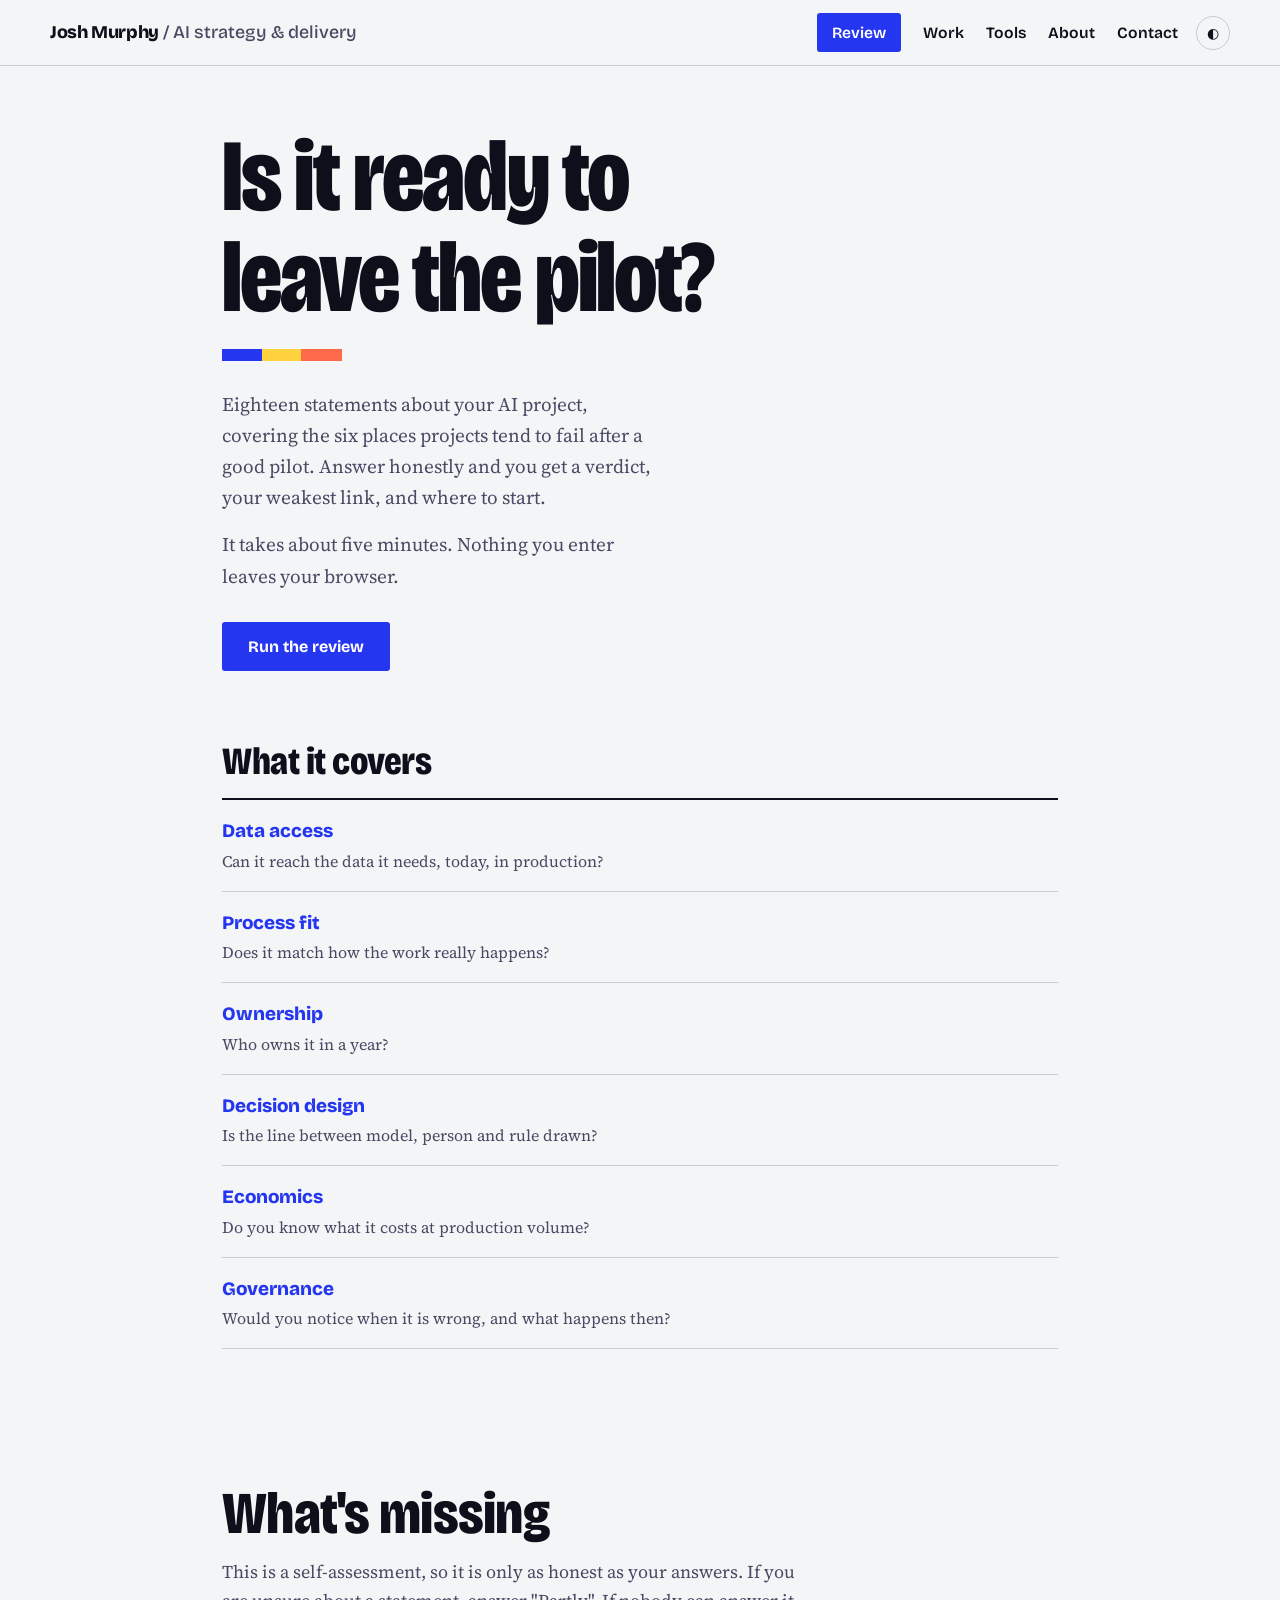
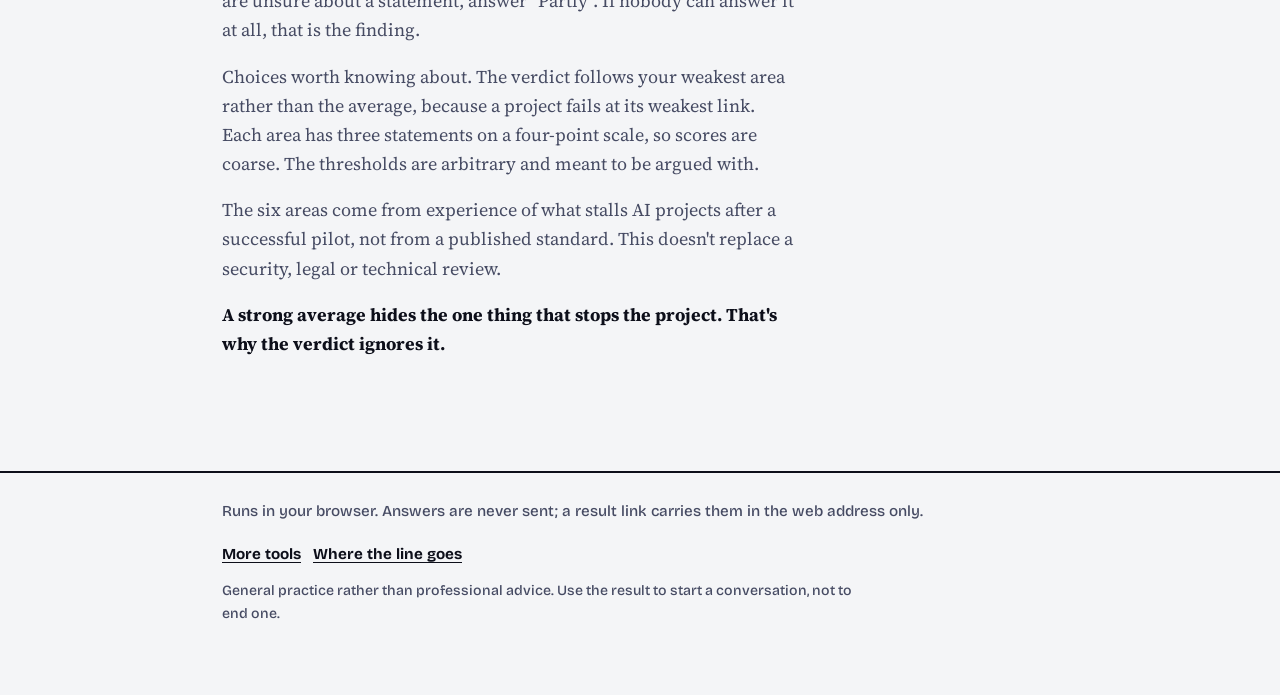
<file: review/index.html>
<!DOCTYPE html>
<html lang="en" data-theme="light">
<head>
<meta charset="utf-8">
<meta name="viewport" content="width=device-width, initial-scale=1">
<title>Production readiness review — is your AI project ready to scale?</title>
<meta name="description" content="Eighteen statements across the six areas where AI projects fail. Get a verdict, your weakest link and where to start. Runs in your browser; nothing is sent anywhere.">
<link rel="preconnect" href="https://fonts.googleapis.com">
<link rel="preconnect" href="https://fonts.gstatic.com" crossorigin>
<link href="https://fonts.googleapis.com/css2?family=Bricolage+Grotesque:opsz,wdth,wght@12..96,75..100,400..800&family=Source+Serif+4:ital,opsz,wght@0,8..60,400..700;1,8..60,400..600&display=swap" rel="stylesheet">
<link rel="stylesheet" href="/style.css">
<link rel="icon" href="/favicon.svg" type="image/svg+xml">
<meta name="theme-color" content="#F4F5F7">
<link rel="canonical" href="https://jmobkey.github.io/review/">
<meta property="og:type" content="website">
<meta property="og:site_name" content="Josh Murphy">
<meta property="og:title" content="Production readiness review — is your AI project ready to scale?">
<meta property="og:description" content="Eighteen statements across the six areas where AI projects fail. Get a verdict, your weakest link and where to start. Runs in your browser; nothing is sent anywhere.">
<meta property="og:url" content="https://jmobkey.github.io/review/">
<meta property="og:image" content="https://jmobkey.github.io/og.png">
<meta property="og:image:width" content="1200">
<meta property="og:image:height" content="630">
<meta property="og:image:alt" content="Josh Murphy: most AI projects don't fail on the model.">
<meta name="twitter:card" content="summary_large_image">
<noscript><style>.rise{opacity:1}h1 .ln>span{transform:none}.meter>i{clip-path:inset(0 calc(100% - var(--v,0%)) 0 0)}</style></noscript>
</head>
<body>
<a class="skip" href="#main">Skip to content</a>
<div id="prog"></div>

<header>
  <div class="wrap bar">
    <a class="mark" href="/">Josh Murphy <em>/ AI strategy &amp; delivery</em></a>
    <div class="right">
      <nav aria-label="Primary">
        <a class="cta" href="/review/" aria-current="page">Review</a>
        <a class="hide-s" href="/#work">Work</a>
        <a class="hide-s" href="/#tools">Tools</a>
        <a href="/about/">About</a>
        <a href="/#contact">Contact</a>
      </nav>
      <button id="theme" aria-label="Toggle light and dark theme">◐</button>
    </div>
  </div>
</header>

<main id="main" class="wrap narrow">

  <!-- intro -->
  <section class="plain" id="intro">
    <h1><span class="ln"><span style="--d:.1s">Is it ready to</span></span><span class="ln"><span style="--d:.22s">leave the pilot?</span></span></h1>
    <p class="lede rise" style="--d:.4s">Eighteen statements about your AI project, covering the six places projects tend to fail after a good pilot. Answer honestly and you get a verdict, your weakest link, and where to start.</p>
    <p class="lede rise" style="--d:.5s">It takes about five minutes. Nothing you enter leaves your browser.</p>
    <div class="cta-row rise" style="--d:.6s">
      <button class="btn solid" id="start"><span>Run the review</span></button>
    </div>

    <div class="areas rise" style="--d:.7s">
      <h2>What it covers</h2>
      <ul id="area-list"></ul>
    </div>
  </section>

  <!-- questions -->
  <section class="plain" id="quiz" hidden>
    <p class="step-count" id="step-count"></p>
    <div class="pips" id="pips" aria-hidden="true"></div>
    <h1 class="h1-sm" id="area-title" tabindex="-1"></h1>
    <p class="lede" id="area-intro"></p>
    <form id="qs" class="qs" onsubmit="return false"></form>
    <div class="actions" style="margin:28px 0 0">
      <button class="btn" id="back" type="button"><span>Back</span></button>
      <button class="btn solid" id="next" type="button" disabled><span>Next area</span></button>
    </div>
  </section>

  <!-- result -->
  <section class="plain" id="result" hidden>
    <p class="step-count">Your result</p>
    <h1 class="h1-sm" id="verdict-h" tabindex="-1"></h1>
    <p class="lede" id="verdict-p"></p>

    <div class="rv-card">
      <div class="rv-head"><b>Production readiness</b><span id="overall"></span></div>
      <div id="rv-list" class="rv"></div>
    </div>

    <h2 id="start-h" style="margin-top:44px"></h2>
    <div id="gaps" class="gaps"></div>

    <div class="actions">
      <button class="btn solid" id="copy"><span>Copy link to this result</span></button>
      <button class="btn" id="print"><span>Print or save as PDF</span></button>
      <button class="btn" id="again"><span>Run the review again</span></button>
    </div>
  </section>

  <section id="notes">
    <h2>What's missing</h2>
    <div class="prose">
      <p>This is a self-assessment, so it is only as honest as your answers. If you are unsure about a statement, answer "Partly". If nobody can answer it at all, that is the finding.</p>
      <p>Choices worth knowing about. The verdict follows your weakest area rather than the average, because a project fails at its weakest link. Each area has three statements on a four-point scale, so scores are coarse. The thresholds are arbitrary and meant to be argued with.</p>
      <p>The six areas come from experience of what stalls AI projects after a successful pilot, not from a published standard. This doesn't replace a security, legal or technical review.</p>
      <p><strong>A strong average hides the one thing that stops the project. That's why the verdict ignores it.</strong></p>
    </div>
  </section>

</main>

<footer>
  <div class="wrap narrow">
    <div class="foot-row">
      <div>Runs in your browser. Answers are never sent; a result link carries them in the web address only.</div>
      <div><a href="/#tools">More tools</a> &nbsp;  <a href="/line/">Where the line goes</a></div>
    </div>
    <p class="disclaimer">General practice rather than professional advice. Use the result to start a conversation, not to end one.</p>
  </div>
</footer>

<script src="/app.js"></script>
<script>
const $ = id => document.getElementById(id);
const OPTS = ['Not at all', 'Partly', 'Mostly', 'Fully'];

const AREAS = [
  { name: 'Data access',
    intro: 'Whether the system can reach the data it needs in production, and whether that data can be trusted.',
    summary: 'Can it reach the data it needs, today, in production?',
    q: ['The data this needs is available to the system in production, not just in a demo or an export.',
        'Someone has checked that the data is accurate and current enough for decisions that matter.',
        'We have the right to use this data this way, covering privacy, contracts and licences.'],
    act: 'Pull one real week of production data through the system end to end. Settle accuracy and permission to use it before you build anything else.',
    link: null },
  { name: 'Process fit',
    intro: 'Whether it matches how the work really happens, rather than how the process diagram says it does.',
    summary: 'Does it match how the work really happens?',
    q: ['The people who do this work today helped design it.',
        'It has been tested on real, messy cases, not just clean examples.',
        'It fits into the tools and steps people already use, rather than adding a new place to go.'],
    act: 'Sit with the people who do the work and run the system on their hardest real cases. Fix the fit before you widen the rollout.',
    link: null },
  { name: 'Ownership',
    intro: 'Who answers for the outcome after launch, and who keeps it running when the builders move on.',
    summary: 'Who owns it in a year?',
    q: ['A named person owns the outcome, not just the build.',
        'That owner has the time and budget to keep it running after launch.',
        'There is a plan for who maintains it if the original builders move on.'],
    act: 'Name one owner for the outcome, give them time and budget after launch, and write down who maintains it when the builders move on.',
    link: { href: '/score/', text: 'Score ideas on ownership and data' } },
  { name: 'Decision design',
    intro: 'Whether you have decided which steps the model handles, which a person handles, and which stay rules.',
    summary: 'Is the line between model, person and rule drawn?',
    q: ['We have decided which steps the model decides, which a person decides, and which stay rules.',
        'Wherever a near-miss is costly, a deterministic check stands between the model and the outcome.',
        'The model is limited to what it is measurably good at, such as reading, drafting and matching.'],
    act: 'Draw the line. For each step, decide whether a rule, a person or the model makes the final call, and put a check in front of anything costly.',
    link: { href: '/line/', text: 'Map the line step by step' } },
  { name: 'Economics',
    intro: 'Whether you know what it costs at production volume, and whether the case survives a change in usage or price.',
    summary: 'Do you know what it costs at production volume?',
    q: ['We have estimated the cost at production volume, including retries, retrieved context and testing.',
        'We know what it replaces or saves, in numbers someone has agreed to.',
        'The business case still holds if usage doubles or prices change.'],
    act: 'Cost one production month including retries, retrieved context and testing, then test the case at double the usage.',
    link: { href: '/cost/', text: 'Estimate the inference cost' } },
  { name: 'Governance',
    intro: 'Whether you would notice when it is wrong, and what happens next.',
    summary: 'Would you notice when it is wrong, and what happens then?',
    q: ['We would notice a drop in quality through monitoring or sampling, not through user complaints.',
        'There is a defined process for when the model is wrong: who is told, who fixes it, who decides.',
        'Decisions and model outputs are logged well enough to audit later.'],
    act: 'Decide how you will notice a drop in quality, who is told and who fixes it. Log decisions so they can be audited.',
    link: { href: 'https://github.com/jmobkey/automation-architecture', text: 'Read the reliability standards' } }
];
const N = AREAS.length, PER = 3;

let answers = Array(N * PER).fill(null);
let step = 0;

const views = { intro: $('intro'), quiz: $('quiz'), result: $('result') };
function show(name) {
  Object.entries(views).forEach(([k, el]) => { el.hidden = k !== name; });
  $('notes').hidden = name === 'quiz';
  window.scrollTo({ top: 0 });
}

/* intro list */
AREAS.forEach(a => {
  const li = document.createElement('li');
  const b = document.createElement('b');
  b.textContent = a.name;
  const s = document.createElement('span');
  s.textContent = a.summary;
  li.append(b, s);
  $('area-list').appendChild(li);
});

/* questions */
function renderStep() {
  const a = AREAS[step];
  $('step-count').textContent = 'Area ' + (step + 1) + ' of ' + N;
  $('area-title').textContent = a.name;
  $('area-intro').textContent = a.intro;
  $('pips').innerHTML = '';
  for (let i = 0; i < N; i++) {
    const p = document.createElement('i');
    if (i < step) p.className = 'done';
    if (i === step) p.className = 'now';
    $('pips').appendChild(p);
  }
  const form = $('qs');
  form.textContent = '';
  a.q.forEach((text, j) => {
    const n = step * PER + j;
    const fs = document.createElement('fieldset');
    fs.className = 'q';
    const lg = document.createElement('legend');
    lg.textContent = text;
    const row = document.createElement('div');
    row.className = 'opts';
    OPTS.forEach((label, v) => {
      const l = document.createElement('label');
      l.className = 'opt';
      const inp = document.createElement('input');
      inp.type = 'radio';
      inp.name = 'q' + n;
      inp.value = v;
      if (answers[n] === v) inp.checked = true;
      inp.addEventListener('change', () => { answers[n] = v; refreshNav(); });
      const sp = document.createElement('span');
      sp.textContent = label;
      l.append(inp, sp);
      row.appendChild(l);
    });
    fs.append(lg, row);
    form.appendChild(fs);
  });
  $('back').hidden = step === 0;
  $('next').querySelector('span').textContent = step === N - 1 ? 'See the result' : 'Next area';
  refreshNav();
  show('quiz');
  $('area-title').focus({ preventScroll: true });
}
function refreshNav() {
  const done = [0, 1, 2].every(j => answers[step * PER + j] !== null);
  $('next').disabled = !done;
}

/* results */
const areaScore = i => Math.round((answers[i * PER] + answers[i * PER + 1] + answers[i * PER + 2]) / 9 * 100);

function verdictFor(min) {
  if (min >= 67) return ['Ready to leave the pilot.', 'No area is weak enough to sink it. Keep an eye on the lowest score as usage grows.'];
  if (min >= 44) return ['Close, with gaps to fix first.', 'One or two areas are holding it back. Fix those before you scale.'];
  if (min >= 22) return ['Still a pilot.', 'It can work in a demo. At production volume, the weakest areas are where it will fail.'];
  return ['Not ready yet.', 'At least one area has no foundation. Build that before you spend more on the model.'];
}

function renderResult() {
  const scores = AREAS.map((_, i) => areaScore(i));
  const min = Math.min(...scores);
  const weak = scores.indexOf(min);
  const avg = Math.round(scores.reduce((a, b) => a + b, 0) / N);
  const [vh, vp] = verdictFor(min);

  $('verdict-h').textContent = vh;
  $('verdict-p').textContent = 'Weakest link: ' + AREAS[weak].name + ', ' + min + ' out of 100. ' + vp;
  $('overall').textContent = 'Average ' + avg;

  const list = $('rv-list');
  list.classList.remove('in');
  list.textContent = '';
  AREAS.forEach((a, i) => {
    const row = document.createElement('div');
    row.className = 'rv-row' + (i === weak ? ' weak' : '');
    const label = document.createElement('span');
    label.className = 'rv-label';
    label.textContent = a.name;
    const meter = document.createElement('div');
    meter.className = 'meter';
    meter.setAttribute('role', 'img');
    meter.setAttribute('aria-label', a.name + ' ' + scores[i] + ' out of 100');
    const fill = document.createElement('i');
    fill.style.setProperty('--v', (Math.round(scores[i] / 10) * 10) + '%');
    fill.style.setProperty('--dl', (i * 0.09) + 's');
    meter.appendChild(fill);
    const val = document.createElement('span');
    val.className = 'rv-val';
    val.textContent = scores[i];
    row.append(label, meter, val);
    list.appendChild(row);
  });

  $('start-h').textContent = min >= 67 ? 'Watch these as usage grows' : 'Where to start';
  const gaps = $('gaps');
  gaps.textContent = '';
  scores.map((s, i) => [s, i]).sort((a, b) => a[0] - b[0] || a[1] - b[1]).slice(0, 2).forEach(([s, i]) => {
    const a = AREAS[i];
    const card = document.createElement('div');
    card.className = 'gap-card';
    const h = document.createElement('h3');
    h.textContent = a.name;
    const sc = document.createElement('span');
    sc.textContent = s + ' out of 100';
    h.appendChild(sc);
    const p = document.createElement('p');
    p.textContent = a.act;
    card.append(h, p);
    if (a.link) {
      const l = document.createElement('a');
      l.href = a.link.href;
      l.textContent = a.link.text;
      card.appendChild(l);
    }
    gaps.appendChild(card);
  });

  history.replaceState(null, '', location.pathname + '#r=' + answers.join(''));
  show('result');
  $('verdict-h').focus({ preventScroll: true });
  requestAnimationFrame(() => requestAnimationFrame(() => list.classList.add('in')));
}

/* events */
$('start').addEventListener('click', () => { step = 0; renderStep(); });
$('back').addEventListener('click', () => { if (step > 0) { step--; renderStep(); } });
$('next').addEventListener('click', () => {
  if (step < N - 1) { step++; renderStep(); } else { renderResult(); }
});
$('again').addEventListener('click', () => {
  answers = Array(N * PER).fill(null);
  step = 0;
  history.replaceState(null, '', location.pathname);
  show('intro');
});
$('print').addEventListener('click', () => window.print());
$('copy').addEventListener('click', async () => {
  const label = $('copy').querySelector('span');
  try { await navigator.clipboard.writeText(location.href); label.textContent = 'Link copied'; }
  catch { label.textContent = 'Copy the address bar'; }
  setTimeout(() => { label.textContent = 'Copy link to this result'; }, 1800);
});

/* open a shared result straight from the link */
const shared = location.hash.match(/^#r=([0-3]{18})$/);
if (shared) {
  answers = shared[1].split('').map(Number);
  renderResult();
}
</script>
</body>
</html>
</file>
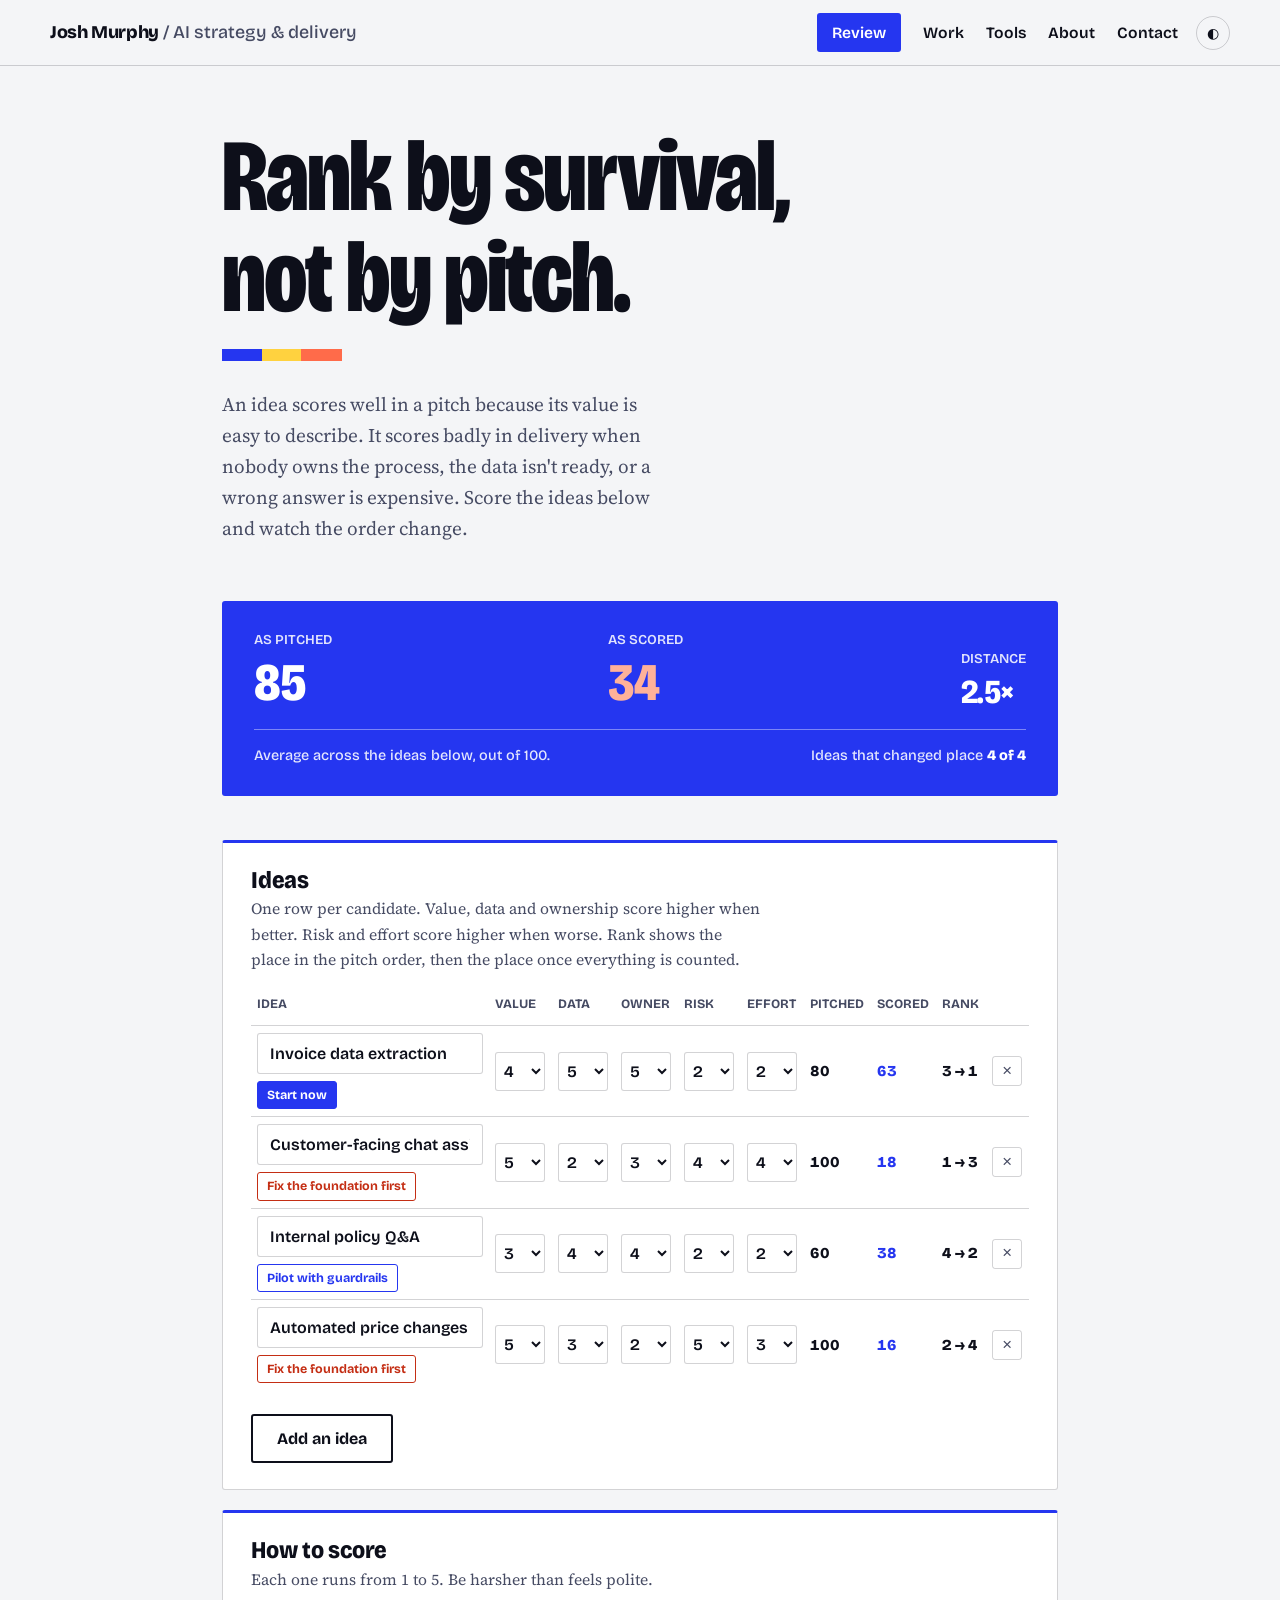
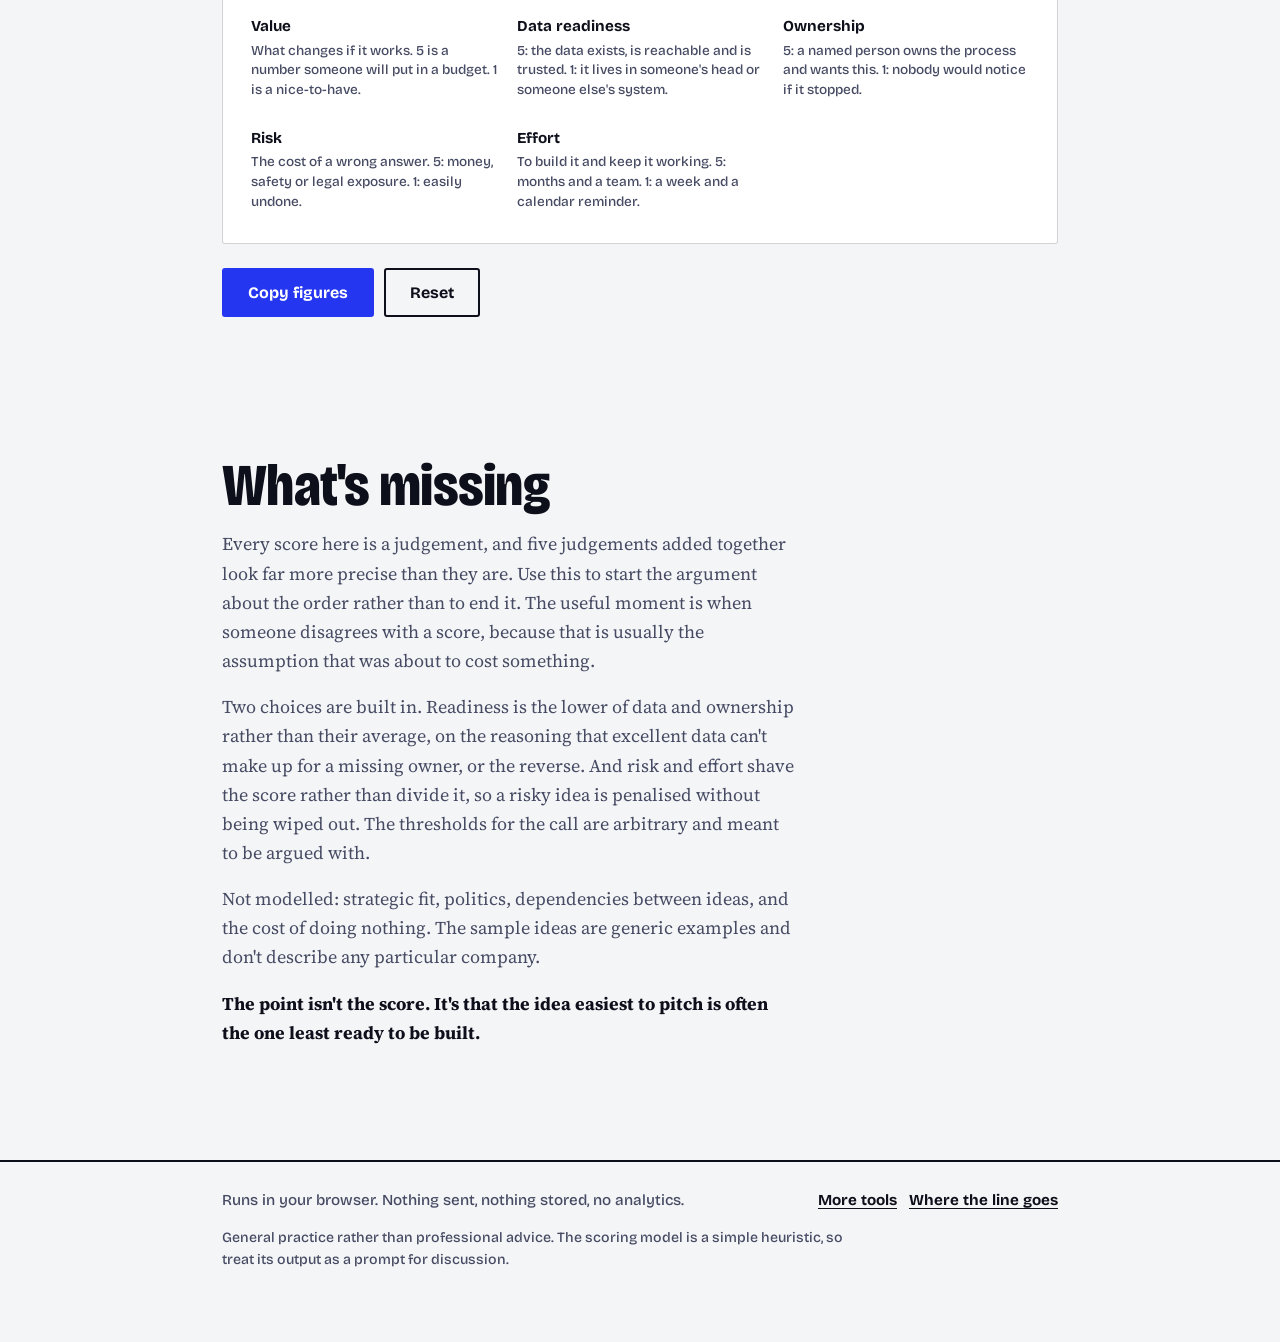
<file: score/index.html>
<!DOCTYPE html>
<html lang="en" data-theme="light">
<head>
<meta charset="utf-8">
<meta name="viewport" content="width=device-width, initial-scale=1">
<title>Use-case scoring — ranked by what survives delivery</title>
<meta name="description" content="Score AI ideas on value, data readiness, ownership, risk and effort. The order that comes out is rarely the one the pitch implied.">
<link rel="preconnect" href="https://fonts.googleapis.com">
<link rel="preconnect" href="https://fonts.gstatic.com" crossorigin>
<link href="https://fonts.googleapis.com/css2?family=Bricolage+Grotesque:opsz,wdth,wght@12..96,75..100,400..800&family=Source+Serif+4:ital,opsz,wght@0,8..60,400..700;1,8..60,400..600&display=swap" rel="stylesheet">
<link rel="stylesheet" href="/style.css">
<link rel="icon" href="/favicon.svg" type="image/svg+xml">
<meta name="theme-color" content="#F4F5F7">
<link rel="canonical" href="https://jmobkey.github.io/score/">
<meta property="og:type" content="website">
<meta property="og:site_name" content="Josh Murphy">
<meta property="og:title" content="Use-case scoring — ranked by what survives delivery">
<meta property="og:description" content="Score AI ideas on value, data readiness, ownership, risk and effort. The order that comes out is rarely the one the pitch implied.">
<meta property="og:url" content="https://jmobkey.github.io/score/">
<meta property="og:image" content="https://jmobkey.github.io/og.png">
<meta property="og:image:width" content="1200">
<meta property="og:image:height" content="630">
<meta property="og:image:alt" content="Josh Murphy: most AI projects don't fail on the model.">
<meta name="twitter:card" content="summary_large_image">
<noscript><style>.rise{opacity:1}h1 .ln>span{transform:none}.gap-bar{width:var(--w)}</style></noscript>
<style>@media (min-width:900px){.readout{position:sticky;top:70px;z-index:5}}</style>
</head>
<body>
<a class="skip" href="#main">Skip to content</a>
<div id="prog"></div>

<header>
  <div class="wrap bar">
    <a class="mark" href="/">Josh Murphy <em>/ AI strategy &amp; delivery</em></a>
    <div class="right">
      <nav aria-label="Primary">
        <a class="cta" href="/review/">Review</a>
        <a class="hide-s" href="/#work">Work</a>
        <a class="hide-s" href="/#tools">Tools</a>
        <a href="/about/">About</a>
        <a href="/#contact">Contact</a>
      </nav>
      <button id="theme" aria-label="Toggle light and dark theme">◐</button>
    </div>
  </div>
</header>

<main id="main" class="wrap narrow">

  <section class="plain">
    <h1><span class="ln"><span style="--d:.1s">Rank by survival,</span></span><span class="ln"><span style="--d:.22s">not by pitch.</span></span></h1>
    <p class="lede rise" style="--d:.4s">An idea scores well in a pitch because its value is easy to describe. It scores badly in delivery when nobody owns the process, the data isn't ready, or a wrong answer is expensive. Score the ideas below and watch the order change.</p>
  </section>

  <div class="readout">
    <div class="figs">
      <div class="fig"><i>AS PITCHED</i><b id="pitched">—</b></div>
      <div class="fig hot"><i>AS SCORED</i><b id="scored">—</b></div>
      <div class="fig dist"><i>DISTANCE</i><b id="dist">—</b></div>
    </div>
    <div class="rfoot"><span>Average across the ideas below, out of 100.</span><span>Ideas that changed place <b id="moved">—</b></span></div>
  </div>

  <div class="panel">
    <h2>Ideas</h2>
    <p class="note">One row per candidate. Value, data and ownership score higher when better. Risk and effort score higher when worse. Rank shows the place in the pitch order, then the place once everything is counted.</p>
    <div class="tscroll">
      <table class="mx">
        <thead>
          <tr>
            <th>IDEA</th><th>VALUE</th><th>DATA</th><th>OWNER</th><th>RISK</th><th>EFFORT</th>
            <th>PITCHED</th><th>SCORED</th><th>RANK</th><th><span class="sr">Remove</span></th>
          </tr>
        </thead>
        <tbody id="rows"></tbody>
      </table>
    </div>
    <div class="actions" style="margin:20px 0 0">
      <button class="btn" id="add"><span>Add an idea</span></button>
    </div>
  </div>

  <div class="panel">
    <h2>How to score</h2>
    <p class="note">Each one runs from 1 to 5. Be harsher than feels polite.</p>
    <div class="grid">
      <div class="field"><label>Value <span class="hint">What changes if it works. 5 is a number someone will put in a budget. 1 is a nice-to-have.</span></label></div>
      <div class="field"><label>Data readiness <span class="hint">5: the data exists, is reachable and is trusted. 1: it lives in someone's head or someone else's system.</span></label></div>
      <div class="field"><label>Ownership <span class="hint">5: a named person owns the process and wants this. 1: nobody would notice if it stopped.</span></label></div>
      <div class="field"><label>Risk <span class="hint">The cost of a wrong answer. 5: money, safety or legal exposure. 1: easily undone.</span></label></div>
      <div class="field"><label>Effort <span class="hint">To build it and keep it working. 5: months and a team. 1: a week and a calendar reminder.</span></label></div>
    </div>
  </div>

  <div class="actions">
    <button class="btn solid" id="copy"><span>Copy figures</span></button>
    <button class="btn" id="reset"><span>Reset</span></button>
  </div>

  <section>
    <h2>What's missing</h2>
    <div class="prose">
      <p>Every score here is a judgement, and five judgements added together look far more precise than they are. Use this to start the argument about the order rather than to end it. The useful moment is when someone disagrees with a score, because that is usually the assumption that was about to cost something.</p>
      <p>Two choices are built in. Readiness is the lower of data and ownership rather than their average, on the reasoning that excellent data can't make up for a missing owner, or the reverse. And risk and effort shave the score rather than divide it, so a risky idea is penalised without being wiped out. The thresholds for the call are arbitrary and meant to be argued with.</p>
      <p>Not modelled: strategic fit, politics, dependencies between ideas, and the cost of doing nothing. The sample ideas are generic examples and don't describe any particular company.</p>
      <p><strong>The point isn't the score. It's that the idea easiest to pitch is often the one least ready to be built.</strong></p>
    </div>
  </section>

</main>

<footer>
  <div class="wrap narrow">
    <div class="foot-row">
      <div>Runs in your browser. Nothing sent, nothing stored, no analytics.</div>
      <div><a href="/#tools">More tools</a> &nbsp;  <a href="/line/">Where the line goes</a></div>
    </div>
    <p class="disclaimer">General practice rather than professional advice. The scoring model is a simple heuristic, so treat its output as a prompt for discussion.</p>
  </div>
</footer>

<script src="/app.js"></script>
<script>
const $ = id => document.getElementById(id);
const MAX = 12;
const KEYS = ['v', 'd', 'o', 'r', 'e'];
const LABELS = { v: 'Value', d: 'Data readiness', o: 'Ownership', r: 'Risk', e: 'Effort' };
const SAMPLE = [
  { n: 'Invoice data extraction',         v: 4, d: 5, o: 5, r: 2, e: 2 },
  { n: 'Customer-facing chat assistant',  v: 5, d: 2, o: 3, r: 4, e: 4 },
  { n: 'Internal policy Q&A',             v: 3, d: 4, o: 4, r: 2, e: 2 },
  { n: 'Automated price changes',         v: 5, d: 3, o: 2, r: 5, e: 3 }
];
let rows = SAMPLE.map(r => ({ ...r }));
const body = $('rows');

const pitch = r => r.v / 5 * 100;
const delivery = r => 100 * (r.v / 5) * (Math.min(r.d, r.o) / 5) * (1 - (r.r - 1) / 8) * (1 - (r.e - 1) / 10);

function callFor(r, s) {
  if (Math.min(r.d, r.o) <= 2 && r.v >= 4) return ['fix', 'Fix the foundation first'];
  if (s >= 55) return ['go', 'Start now'];
  if (s >= 30) return ['pilot', 'Pilot with guardrails'];
  return ['park', 'Park it'];
}

function ranks(vals) {
  const order = vals.map((v, i) => [v, i]).sort((a, b) => b[0] - a[0] || a[1] - b[1]);
  const out = [];
  order.forEach((p, k) => { out[p[1]] = k + 1; });
  return out;
}

function td(cls) {
  const t = document.createElement('td');
  if (cls) t.className = cls;
  return t;
}

function scoreSelect(row, key) {
  const sel = document.createElement('select');
  sel.setAttribute('aria-label', LABELS[key] + ', 1 to 5');
  for (let i = 1; i <= 5; i++) {
    const o = document.createElement('option');
    o.value = i;
    o.textContent = i;
    if (row[key] === i) o.selected = true;
    sel.appendChild(o);
  }
  sel.addEventListener('change', () => { row[key] = +sel.value; update(); });
  return sel;
}

function render() {
  body.textContent = '';
  rows.forEach(row => {
    const tr = document.createElement('tr');

    const tName = td('nm');
    const input = document.createElement('input');
    input.type = 'text';
    input.value = row.n;
    input.maxLength = 80;
    input.placeholder = 'Describe the idea';
    input.setAttribute('aria-label', 'Idea name');
    input.addEventListener('input', () => { row.n = input.value; });
    const callBox = document.createElement('div');
    callBox.className = 'callbox';
    tName.append(input, callBox);
    tr.appendChild(tName);

    KEYS.forEach(k => {
      const t = td();
      t.appendChild(scoreSelect(row, k));
      tr.appendChild(t);
    });

    const tP = td('sc'), tS = td('sc hot'), tR = td('sc');
    [tP, tS, tR].forEach(t => tr.appendChild(t));

    const tX = td();
    const rm = document.createElement('button');
    rm.type = 'button';
    rm.className = 'rm';
    rm.textContent = '×';
    rm.setAttribute('aria-label', 'Remove this idea');
    rm.addEventListener('click', () => { rows.splice(rows.indexOf(row), 1); render(); });
    tX.appendChild(rm);
    tr.appendChild(tX);

    row._el = { p: tP, s: tS, r: tR, c: callBox };
    body.appendChild(tr);
  });
  update();
}

function update() {
  const P = rows.map(pitch), S = rows.map(delivery);
  const pr = ranks(P), sr = ranks(S);
  let moved = 0;
  rows.forEach((row, i) => {
    const [cls, label] = callFor(row, S[i]);
    row._el.p.textContent = Math.round(P[i]);
    row._el.s.textContent = Math.round(S[i]);
    row._el.r.textContent = pr[i] + ' → ' + sr[i];
    row._el.c.textContent = '';
    const chip = document.createElement('span');
    chip.className = 'chip ' + cls;
    chip.textContent = label;
    row._el.c.appendChild(chip);
    if (pr[i] !== sr[i]) moved++;
  });
  const n = rows.length;
  if (!n) {
    ['pitched', 'scored', 'dist', 'moved'].forEach(id => { $(id).textContent = '—'; });
  } else {
    const avg = a => a.reduce((x, y) => x + y, 0) / n;
    const ap = avg(P), as = avg(S);
    $('pitched').textContent = Math.round(ap);
    $('scored').textContent = Math.round(as);
    $('dist').textContent = as > 0 ? (ap / as).toFixed(1) + '×' : '—';
    $('moved').textContent = moved + ' of ' + n;
  }
  $('add').disabled = n >= MAX;
}

$('add').addEventListener('click', () => {
  if (rows.length >= MAX) return;
  rows.push({ n: '', v: 3, d: 3, o: 3, r: 3, e: 3 });
  render();
  const last = body.querySelector('tr:last-child input[type=text]');
  if (last) last.focus();
});

$('reset').addEventListener('click', () => {
  rows = SAMPLE.map(r => ({ ...r }));
  render();
});

$('copy').addEventListener('click', async () => {
  const P = rows.map(pitch), S = rows.map(delivery);
  const pr = ranks(P), sr = ranks(S);
  const lines = rows.map((r, i) =>
    (r.n.trim() || 'Untitled') + ': pitched ' + Math.round(P[i]) + ', scored ' + Math.round(S[i]) +
    ' (rank ' + pr[i] + ' to ' + sr[i] + '), ' + callFor(r, S[i])[1]);
  lines.push('Average pitched ' + $('pitched').textContent + ', scored ' + $('scored').textContent + ', distance ' + $('dist').textContent);
  const label = $('copy').querySelector('span');
  try { await navigator.clipboard.writeText(lines.join('\n')); label.textContent = 'Copied'; }
  catch { label.textContent = 'Press Ctrl+C'; }
  setTimeout(() => { label.textContent = 'Copy figures'; }, 1600);
});

render();
</script>
</body>
</html>
</file>
<file: style.css>
/* ============================================
   Josh Murphy — shared styles
   Identity: one cobalt field, condensed grotesque headlines,
   a serif for reading, square edges, no cards.
   ============================================ */
@view-transition { navigation: auto; }

html[data-theme="light"]{
  --bg:#F4F5F7; --bg2:#E4E8FC; --surface:#FFFFFF; --line:rgba(13,15,26,.18);
  --tx:#0D0F1A; --tx2:#464B63;
  --brand:#2536F0; --brandTx:#2536F0; --flag:#C42E14; --flare:#FFB199;
  --ink:#0D0F1A; --field:#FFFFFF;
}
html[data-theme="dark"]{
  --bg:#0B0D1A; --bg2:#12162B; --surface:#161B35; --line:rgba(236,238,250,.2);
  --tx:#ECEEFA; --tx2:#A3A9C9;
  --brand:#2F40FF; --brandTx:#98A3FF; --flag:#FF8F72; --flare:#FFB199;
  --ink:#05060D; --field:#0E1124;
}
/* legacy names, kept so older markup still resolves */
html{--gas:var(--brand);--gasTx:var(--brandTx);--oxide:var(--flag)}
:root{
  --ease:cubic-bezier(.2,.7,.2,1);
  --ui:'Bricolage Grotesque',system-ui,sans-serif;
  --read:'Source Serif 4',Georgia,serif;
  --seg:repeating-linear-gradient(90deg,#000 0 calc(10% - 3px),transparent calc(10% - 3px) 10%);
}
/* a block that sits on the brand colour redefines the tokens it uses */
.on-brand{
  --bg:var(--brand); --tx:#fff; --tx2:rgba(255,255,255,.86); --line:rgba(255,255,255,.4);
  --solidbg:#fff; --solidtx:#0D0F1A; --track:rgba(255,255,255,.26); --fill:#fff; --weak:var(--flare);
  --brandTx:#fff; --focus:#fff;
  background:var(--brand);color:#fff;
}

*{box-sizing:border-box}
[hidden]{display:none!important}
html{-webkit-text-size-adjust:100%;scroll-behavior:smooth}
body{
  margin:0;background:var(--bg);color:var(--tx);
  font-family:var(--read);font-size:18px;line-height:1.62;
  transition:background-color .4s var(--ease),color .4s var(--ease);
  overflow-x:hidden;
}
.wrap{max-width:1180px;margin:0 auto;padding:0 32px}
.wrap.narrow{max-width:900px}
a{color:inherit}
:focus-visible{outline:3px solid var(--focus,var(--brandTx));outline-offset:3px}
.skip{position:absolute;left:-9999px;top:8px;background:var(--brand);color:#fff;padding:9px 16px;font-family:var(--ui);font-weight:700;z-index:300;text-decoration:none}
.skip:focus{left:12px}
.sr{position:absolute;width:1px;height:1px;overflow:hidden;clip:rect(0 0 0 0);white-space:nowrap}
.hidden{display:none}

#prog{position:fixed;top:0;left:0;height:3px;background:var(--brand);z-index:200;width:0}
.rise{opacity:0;transition:opacity .9s var(--ease);transition-delay:var(--d,0ms)}
.rise.in{opacity:1}

/* ---------- header ---------- */
header{position:sticky;top:0;z-index:100;background:var(--bg);border-bottom:1px solid var(--line)}
.bar{display:flex;align-items:center;justify-content:space-between;gap:20px;padding:13px 0}
.mark{font-family:var(--ui);font-weight:800;letter-spacing:-.02em;font-size:1.12rem;text-decoration:none;white-space:nowrap}
.mark em{font-style:normal;font-weight:500;color:var(--tx2);letter-spacing:0}
.right{display:flex;align-items:center;gap:18px}
nav{display:flex;align-items:center;gap:22px;font-family:var(--ui);font-size:.98rem;font-weight:600}
nav a{text-decoration:none;position:relative;padding:4px 0;white-space:nowrap}
nav a::after{content:"";position:absolute;left:0;right:0;bottom:-1px;height:3px;background:var(--brand);transform:scaleX(0);transform-origin:left;transition:transform .3s var(--ease)}
nav a:hover::after,nav a[aria-current]::after{transform:scaleX(1)}
nav a.cta{background:var(--brand);color:#fff;padding:7px 15px;border-radius:3px}
nav a.cta::after{display:none}
nav a.cta:hover{background:var(--tx);color:var(--bg)}
#theme{background:none;border:1.5px solid var(--line);color:var(--tx);width:34px;height:34px;border-radius:50%;cursor:pointer;display:grid;place-content:center;font-size:.9rem;flex:none;transition:border-color .3s}
#theme:hover{border-color:var(--brand)}

/* ---------- type ---------- */
h1,h2,h3{font-family:var(--ui)}
h1{font-size:clamp(2.8rem,8.6vw,6.4rem);line-height:.92;letter-spacing:-.018em;font-weight:800;font-stretch:78%;margin:0 0 28px;max-width:16ch}
h1 .ln{display:block;overflow:hidden;padding-bottom:.06em}
h1 .ln>span{display:block;transform:translateY(105%);animation:up .9s var(--ease) forwards;animation-delay:var(--d)}
@keyframes up{to{transform:none}}
h2{font-size:clamp(2.1rem,5.2vw,3.7rem);line-height:.98;letter-spacing:-.012em;font-weight:800;font-stretch:80%;margin:0 0 14px}
.lede{font-size:1.2rem;max-width:44ch;margin:0 0 16px;color:var(--tx2)}
.lede.first{color:var(--tx);font-size:1.42rem;line-height:1.42}
.eyebrow{font-family:var(--ui);font-size:.9rem;font-weight:700;color:var(--brandTx);margin:0 0 12px}
.h2note{margin:0 0 44px;color:var(--tx2);font-size:1.05rem;max-width:56ch}
section{padding:96px 0}
section.plain{padding:72px 0 40px}
main.wrap section.plain{padding-top:64px}

/* ---------- buttons ---------- */
.cta-row{display:flex;gap:12px;margin-top:30px;flex-wrap:wrap}
.btn{display:inline-block;text-decoration:none;padding:13px 24px;font-size:1rem;font-weight:700;font-family:var(--ui);border:2px solid var(--tx);border-radius:3px;background:none;color:var(--tx);cursor:pointer;transition:background .25s,color .25s,border-color .25s}
.btn span{position:relative}
.btn:hover{background:var(--tx);color:var(--bg)}
.btn.solid{background:var(--solidbg,var(--brand));color:var(--solidtx,#fff);border-color:var(--solidbg,var(--brand))}
.btn.solid:hover{background:var(--tx);color:var(--bg);border-color:var(--tx)}
.on-brand .btn.solid:hover{background:#0D0F1A;color:#fff;border-color:#0D0F1A}
.btn:disabled{opacity:.45;cursor:not-allowed}

/* ---------- home hero ---------- */
.hero{padding:76px 0 92px}
.hero-grid{display:grid;grid-template-columns:minmax(0,1fr) minmax(0,.9fr);gap:72px;align-items:start}
.hero h1{font-size:clamp(3.2rem,10.6vw,9.2rem);max-width:none;margin-bottom:48px}
.hero .lede{color:var(--tx2);max-width:40ch}
.hero .lede.first{color:#fff}
@media (max-width:980px){.hero-grid{grid-template-columns:1fr;gap:56px}.hero{padding:48px 0 64px}}

/* ---------- segmented meter (the one memorable element) ---------- */
.meter{position:relative;height:18px}
.meter::before,.meter>i{content:"";position:absolute;inset:0;-webkit-mask:var(--seg);mask:var(--seg)}
.meter::before{background:var(--track,var(--line))}
.meter>i{background:var(--fill,var(--tx));clip-path:inset(0 100% 0 0);transition:clip-path 1.1s steps(10,end) var(--dl,0s)}
.in .meter>i{clip-path:inset(0 calc(100% - var(--v,0%)) 0 0)}
.rv-row.weak .meter>i{background:var(--weak,var(--flag))}
.rv-head{display:flex;justify-content:space-between;align-items:baseline;gap:12px;margin-bottom:10px;font-family:var(--ui)}
.rv-head b{font-weight:800;font-size:1.15rem}
.rv-head span{font-size:.85rem;font-weight:600;color:var(--tx2)}
.rv-row{display:grid;grid-template-columns:148px minmax(0,1fr) 38px;gap:16px;align-items:center;padding:9px 0;font-family:var(--ui)}
.rv-label{font-size:1rem;font-weight:600}
.rv-val{font-size:1.02rem;font-weight:800;text-align:right;font-variant-numeric:tabular-nums}
.rv-row.weak .rv-label,.rv-row.weak .rv-val{color:var(--weak,var(--flag))}
@media (max-width:420px){.rv-row{grid-template-columns:106px minmax(0,1fr) 32px;gap:10px}.rv-label{font-size:.9rem}}

.rvpanel{display:block;text-decoration:none;color:inherit}
.rvfoot{margin:16px 0 0;padding-top:16px;border-top:2px solid var(--line);color:var(--tx2);font-size:1.02rem}
.rvfoot b{color:var(--tx);font-family:var(--ui);font-weight:800}
.rvlink{display:inline-block;margin-top:14px;font-family:var(--ui);font-weight:700;border-bottom:3px solid currentColor}
.rvpanel:hover .rvlink{border-bottom-color:var(--flare)}

/* ---------- feature band ---------- */
.band{background:var(--bg2)}
.review-band{display:grid;grid-template-columns:minmax(0,1fr) minmax(0,1fr);gap:72px;align-items:start}
.review-band h2{max-width:11ch}
@media (max-width:860px){.review-band{grid-template-columns:1fr;gap:36px}}
.areas ul{list-style:none;margin:0;padding:0;border-top:2px solid var(--tx)}
.areas li{padding:16px 0;border-bottom:1px solid var(--line);display:grid;gap:2px}
.areas li b{font-family:var(--ui);font-weight:800;font-size:1.18rem}
.areas li span{color:var(--tx2);font-size:1rem}

/* ---------- work ---------- */
.job{display:grid;grid-template-columns:210px minmax(0,1fr);gap:40px;padding:38px 0;border-top:2px solid var(--tx)}
.job-meta{font-family:var(--ui);font-size:.92rem;font-weight:600;line-height:1.5;color:var(--tx2)}
.job-meta b{display:block;color:var(--tx);font-weight:800;font-stretch:80%;font-size:2.7rem;line-height:1;letter-spacing:-.01em;margin-bottom:8px}
.job h3{margin:0 0 10px;font-size:1.85rem;letter-spacing:-.012em;font-weight:800;line-height:1.08;font-stretch:88%}
.job .org{font-family:var(--ui);font-size:.95rem;font-weight:600;color:var(--tx2);display:block;margin-bottom:12px}
.job p{margin:0 0 14px;max-width:62ch;color:var(--tx2)}
.job p:last-child{margin-bottom:0}
.job p.role{color:var(--tx)}
.job p.role b{font-family:var(--ui);font-weight:800}
.job.now h3::after{content:"Current";margin-left:12px;vertical-align:5px;font-family:var(--ui);font-size:.72rem;font-weight:700;background:var(--brand);color:#fff;padding:3px 9px;border-radius:2px;letter-spacing:.02em}
.tags{display:flex;flex-wrap:wrap;margin-top:16px;font-family:var(--ui);font-size:.9rem;font-weight:600;color:var(--brandTx)}
.tags span+span::before{content:"/";margin:0 .7em;color:var(--tx2);opacity:.6}

/* ---------- capabilities ---------- */
.gauges{display:grid;grid-template-columns:repeat(3,minmax(0,1fr));gap:44px 40px}
.gauge{border-top:2px solid var(--tx);padding-top:16px}
.gauge b{display:block;font-family:var(--ui);font-size:1.3rem;font-weight:800;line-height:1.15;margin-bottom:8px}
.gauge span{font-size:1rem;color:var(--tx2);display:block;line-height:1.55}
.dial{display:none}
@media (max-width:900px){.gauges{grid-template-columns:repeat(2,minmax(0,1fr))}}
@media (max-width:600px){.gauges{grid-template-columns:1fr;gap:30px}}

/* ---------- tools list ---------- */
.tools-grid{border-bottom:2px solid var(--tx)}
.tool{display:grid;grid-template-columns:minmax(0,1.15fr) minmax(0,1fr);gap:56px;align-items:center;text-decoration:none;padding:36px 0;border-top:2px solid var(--tx)}
.tool-body{padding:0}
.tool h3{margin:0 0 10px;font-size:clamp(1.6rem,3vw,2.15rem);letter-spacing:-.012em;font-weight:800;font-stretch:86%;line-height:1.05;background:linear-gradient(var(--brand),var(--brand)) 0 100%/0 3px no-repeat;display:inline;transition:background-size .4s var(--ease),color .3s}
.tool:hover h3{background-size:100% 3px;color:var(--brandTx)}
.tool p{margin:12px 0 0;color:var(--tx2);max-width:56ch;font-size:1rem}
.tool.wide{grid-template-columns:1fr}
.gap{padding:0}
.gap-row{display:flex;align-items:center;gap:14px;margin-bottom:9px}
.gap-bar{height:16px;width:0;transition:width 1.2s var(--ease) .2s}
.gap-bar.est{background:repeating-linear-gradient(45deg,var(--tx2) 0 2px,transparent 2px 5px);border:1px solid var(--tx2)}
.gap-bar.bill{background:var(--brand);transition-delay:.45s}
.in .gap-bar{width:var(--w)}
.gap-lab{font-family:var(--ui);font-size:.95rem;font-weight:800;white-space:nowrap;font-variant-numeric:tabular-nums}
.gap-lab b{font-weight:600;color:var(--tx2)}
.gap-note{margin:12px 0 0;font-size:.92rem;color:var(--tx2);line-height:1.5}
.soon{margin:28px 0 0;color:var(--tx2);font-size:.98rem}
@media (max-width:860px){.tool{grid-template-columns:1fr;gap:22px;padding:30px 0}}
@media (max-width:520px){.gap-row{flex-wrap:wrap;gap:7px}.gap-bar{width:100%!important}}

/* ---------- credentials ---------- */
.cred-grid{display:grid;grid-template-columns:repeat(3,minmax(0,1fr));gap:30px 36px}
.cred{border-top:2px solid var(--tx);padding-top:14px}
.cred b{display:block;font-family:var(--ui);font-size:1.12rem;font-weight:800;line-height:1.2;margin-bottom:5px}
.cred span{font-family:var(--ui);font-size:.9rem;font-weight:500;color:var(--tx2);line-height:1.5;display:block}
@media (max-width:900px){.cred-grid{grid-template-columns:repeat(2,minmax(0,1fr))}}
@media (max-width:600px){.cred-grid{grid-template-columns:1fr}}

/* ---------- story (dark statement) ---------- */
.story{background:var(--ink);color:#ECEEFA}
.story h2{max-width:14ch;margin-bottom:34px;color:#fff}
.story p{max-width:58ch;margin:0 0 20px;color:#B9BFDC;font-size:1.1rem}
.story p.punch{color:#fff;font-size:1.34rem;line-height:1.5}
.story a{color:#fff;font-family:var(--ui);font-weight:700;text-underline-offset:4px}

/* ---------- contact (brand block) ---------- */
.contact{padding:104px 0}
.contact h2{font-size:clamp(3rem,9vw,7rem);max-width:none;margin-bottom:24px}
.contact .h2note{font-size:1.28rem;color:#fff;max-width:36ch;margin-bottom:34px}
.contact .soon{color:rgba(255,255,255,.86)}

/* ---------- about ---------- */
.about-hero{display:grid;grid-template-columns:minmax(0,1fr) 380px;gap:64px;align-items:end}
.about-hero h1{max-width:none}
.glance{margin:0;border-top:2px solid var(--tx)}
.glance div{display:grid;grid-template-columns:112px 1fr;gap:16px;padding:14px 0;border-bottom:1px solid var(--line)}
.glance dt{font-family:var(--ui);font-size:.9rem;font-weight:600;color:var(--tx2)}
.glance dd{margin:0;font-family:var(--ui);font-weight:700;line-height:1.35}
.glance dd small{display:block;font-weight:500;color:var(--tx2);font-size:.88rem}
@media (max-width:860px){.about-hero{grid-template-columns:1fr;gap:40px}}

/* ---------- calculators ---------- */
.readout{background:var(--brand);color:#fff;border-radius:3px;padding:28px 32px;margin-bottom:44px;--tx:#fff;--tx2:rgba(255,255,255,.86);--line:rgba(255,255,255,.4)}
.figs{display:grid;grid-template-columns:1fr 1fr auto;gap:28px;align-items:end}
.fig i{font-style:normal;display:block;font-family:var(--ui);font-size:.85rem;font-weight:600;color:rgba(255,255,255,.86);margin-bottom:6px;text-transform:none;letter-spacing:0}
.fig b{font-family:var(--ui);font-weight:800;font-stretch:84%;font-size:clamp(2rem,5vw,3.3rem);letter-spacing:-.015em;display:block;line-height:1;font-variant-numeric:tabular-nums}
.fig.hot b{color:var(--flare)}
.fig.dist b{font-size:clamp(1.5rem,3vw,2.1rem)}
.rfoot{border-top:1px solid rgba(255,255,255,.4);margin-top:20px;padding-top:14px;color:rgba(255,255,255,.88);font-family:var(--ui);font-size:.9rem;font-weight:500;display:flex;justify-content:space-between;gap:16px;flex-wrap:wrap}
.rfoot b{color:#fff;font-weight:800}
.panel{background:var(--surface);border:1px solid var(--line);border-top:3px solid var(--tx);border-radius:3px;padding:26px 28px;margin-bottom:20px}
.panel h2{margin:0 0 4px;font-size:1.5rem;letter-spacing:-.01em;font-stretch:90%}
.panel .note{margin:0 0 22px;color:var(--tx2);font-size:.98rem;max-width:64ch}
.grid{display:grid;grid-template-columns:repeat(auto-fit,minmax(200px,1fr));gap:20px}
.field label{display:block;font-family:var(--ui);font-size:.95rem;font-weight:700;margin-bottom:6px}
.field .hint{display:block;font-weight:500;color:var(--tx2);font-size:.85rem;line-height:1.45;margin-top:2px}
input[type=number],input[type=text],select{
  width:100%;padding:10px 12px;border:1.5px solid var(--line);border-radius:3px;
  background:var(--field);color:var(--tx);font-family:var(--ui);font-weight:600;font-size:1rem;font-variant-numeric:tabular-nums;
}
input:focus,select:focus{border-color:var(--brand);outline:none;box-shadow:0 0 0 3px color-mix(in srgb,var(--brand) 28%,transparent)}
.tiers{display:flex;gap:8px;margin-bottom:18px;flex-wrap:wrap}
.tier{padding:8px 16px;border:1.5px solid var(--line);background:none;border-radius:3px;font-family:var(--ui);font-size:.95rem;font-weight:700;cursor:pointer;color:var(--tx);transition:.25s}
.tier:hover{border-color:var(--brand)}
.tier[aria-pressed=true]{background:var(--brand);color:#fff;border-color:var(--brand)}
.actions{display:flex;gap:10px;margin:24px 0 44px;flex-wrap:wrap}
.stack{display:flex;height:22px;border:1px solid var(--line);margin-bottom:10px;overflow:hidden}
.stack div{height:100%;transition:width .6s var(--ease)}
.s-main{background:var(--tx)}.s-loop{background:var(--brand)}
.s-empty{background:repeating-linear-gradient(45deg,var(--flag) 0 3px,transparent 3px 7px)}
.s-err{background:var(--tx2)}
.key{display:flex;flex-wrap:wrap;gap:18px;font-family:var(--ui);font-size:.88rem;font-weight:600;color:var(--tx2);margin-bottom:40px}
.key i{font-style:normal;display:inline-block;width:12px;height:12px;border:1px solid var(--line);margin-right:7px;vertical-align:-1px}
.tool .stack{clip-path:inset(0 100% 0 0);transition:clip-path 1.2s var(--ease) .2s}
.tool.in .stack{clip-path:inset(0 0 0 0)}

/* scoring matrix */
.tscroll{position:relative;overflow-x:auto;padding-bottom:4px;-webkit-overflow-scrolling:touch}
.mx{width:100%;border-collapse:collapse;font-size:.95rem;min-width:690px;font-family:var(--ui)}
.mx th{font-size:.8rem;font-weight:700;color:var(--tx2);text-align:left;padding:0 6px 10px;white-space:nowrap}
.mx td{padding:7px 6px;border-top:1px solid var(--line);vertical-align:middle}
.mx td.nm{min-width:230px}
.callbox{margin-top:7px;min-height:22px}
.mx select{width:auto;min-width:50px;padding:8px 4px}
.mx .sc{font-weight:800;white-space:nowrap;font-variant-numeric:tabular-nums}
.mx .sc.hot{color:var(--brandTx)}
.rm{background:none;border:1.5px solid var(--line);color:var(--tx2);width:30px;height:30px;cursor:pointer;border-radius:3px;font-size:1.05rem;line-height:1;flex:none;transition:border-color .3s,color .3s}
.rm:hover{border-color:var(--flag);color:var(--tx)}
.chip{display:inline-block;font-family:var(--ui);font-size:.78rem;font-weight:700;padding:3px 9px;border:1.5px solid var(--line);border-radius:3px;white-space:nowrap;color:var(--tx)}
.chip.go{background:var(--brand);color:#fff;border-color:var(--brand)}
.chip.pilot{border-color:var(--brand);color:var(--brandTx)}
.chip.fix{border-color:var(--flag);color:var(--flag)}
.chip.park{color:var(--tx2)}
.chip.t0{background:var(--tx);color:var(--bg);border-color:var(--tx)}
.chip.t1{border-color:var(--tx)}
.chip.t2{background:var(--brand);color:#fff;border-color:var(--brand)}
.chip.t3{border-color:var(--flag);color:var(--flag)}

/* workflow steps */
.step{background:var(--surface);border:1px solid var(--line);border-left:4px solid var(--brand);border-radius:3px;padding:18px 20px;margin-bottom:14px}
.step-head{display:flex;gap:12px;align-items:center;margin-bottom:16px}
.step-num{font-family:var(--ui);font-size:.82rem;font-weight:800;color:var(--brandTx);white-space:nowrap}
.step .grid{grid-template-columns:repeat(auto-fit,minmax(220px,1fr));gap:14px}
.step .field label{font-size:.88rem}
.step select{font-size:.92rem}
.verdict{margin-top:16px;padding-top:14px;border-top:1px dashed var(--line);display:flex;gap:6px 14px;align-items:baseline;flex-wrap:wrap}
.verdict p{margin:0;color:var(--tx2);font-size:.98rem;flex:1 1 300px}
.verdict p.warn{flex-basis:100%;color:var(--flag);font-size:.95rem}
.prose .chip{margin-right:8px;vertical-align:1px}

/* ---------- prose / footer ---------- */
.prose{max-width:64ch}
.prose p{margin:0 0 17px;color:var(--tx2)}
.prose p strong{color:var(--tx);font-weight:700}
footer{border-top:2px solid var(--tx);padding:26px 0 56px;font-family:var(--ui);font-size:.95rem;font-weight:500;color:var(--tx2)}
.foot-row{display:flex;justify-content:space-between;gap:18px;flex-wrap:wrap;align-items:baseline}
footer a{color:var(--tx);font-weight:700;text-underline-offset:3px}
.disclaimer{margin-top:14px;font-size:.88rem;line-height:1.6;max-width:70ch}

/* ---------- readiness review ---------- */
.step-count{font-family:var(--ui);font-size:.9rem;font-weight:700;color:var(--brandTx);margin:0 0 12px}
.pips{display:flex;gap:6px;margin:0 0 26px}
.pips i{width:38px;height:5px;background:var(--line);border-radius:1px}
.pips i.done{background:var(--tx)}
.pips i.now{background:var(--brand)}
.h1-sm{font-size:clamp(2.4rem,6vw,4.2rem);max-width:none;margin-bottom:16px}
.h1-sm:focus{outline:none}
.qs{margin-top:32px}
fieldset.q{border:0;padding:0;margin:0 0 32px;min-width:0}
fieldset.q legend{font-family:var(--ui);font-size:1.2rem;font-weight:700;line-height:1.35;max-width:58ch;margin-bottom:14px;padding:0}
.opts{display:grid;grid-template-columns:repeat(4,minmax(0,1fr));gap:8px;max-width:600px}
.opt{position:relative;cursor:pointer}
.opt input{position:absolute;opacity:0;inset:0;width:100%;height:100%;margin:0;cursor:pointer}
.opt span{display:block;text-align:center;padding:12px 6px;border:1.5px solid var(--line);border-radius:3px;font-family:var(--ui);font-size:.95rem;font-weight:700;transition:background .2s,border-color .2s,color .2s}
.opt:hover span{border-color:var(--brand)}
.opt input:checked + span{background:var(--brand);color:#fff;border-color:var(--brand)}
.opt input:focus-visible + span{outline:3px solid var(--brandTx);outline-offset:3px}
@media (max-width:520px){.opts{grid-template-columns:repeat(2,minmax(0,1fr))}}
.rv-card{background:var(--surface);border:1px solid var(--line);border-top:3px solid var(--tx);border-radius:3px;padding:26px 28px;margin-top:30px;max-width:660px}
.gaps{display:grid;grid-template-columns:repeat(auto-fit,minmax(260px,1fr));gap:18px;margin-top:16px}
.gap-card{border-top:3px solid var(--flag);background:var(--surface);border-left:1px solid var(--line);border-right:1px solid var(--line);border-bottom:1px solid var(--line);padding:20px 22px;border-radius:3px}
.gap-card h3{margin:0 0 8px;font-size:1.3rem;font-weight:800;display:flex;justify-content:space-between;gap:10px;align-items:baseline}
.gap-card h3 span{font-size:.85rem;font-weight:700;color:var(--flag);white-space:nowrap}
.gap-card p{margin:0 0 12px;color:var(--tx2);font-size:1rem}
.gap-card a{font-family:var(--ui);font-weight:700;border-bottom:3px solid var(--brand);text-decoration:none}

/* ---------- responsive ---------- */
@media (max-width:900px){
  .job{grid-template-columns:1fr;gap:12px}
  .job-meta b{display:inline;font-size:1.7rem;margin-right:10px}
  h1{max-width:none}
  nav{gap:16px;font-size:.92rem}
  .right{gap:14px}
}
@media (max-width:760px){.hide-m{display:none}}
@media (max-width:700px){
  .wrap{padding:0 20px}
  section{padding:68px 0}
  .contact{padding:72px 0}
  .mark em{display:none}
  nav{gap:12px;font-size:.88rem}
  nav a.cta{padding:6px 11px}
  .panel{padding:22px 18px}
  .readout{padding:22px 20px}
}
@media (max-width:620px){.figs{grid-template-columns:1fr;gap:18px}}
@media (max-width:560px){.hide-s{display:none}}

@media (prefers-reduced-motion:reduce){
  *,*::before,*::after{animation:none!important;transition:none!important}
  .rise{opacity:1}
  h1 .ln>span{transform:none}
  .gap-bar{width:var(--w)!important}
  .tool .stack{clip-path:none}
  .meter>i{clip-path:inset(0 calc(100% - var(--v,0%)) 0 0)!important}
  html{scroll-behavior:auto}
}

@media print{
  html[data-theme]{--bg:#fff;--bg2:#fff;--surface:#fff;--field:#fff;--line:#bbb;--tx:#111;--tx2:#444;--brand:#2536F0;--brandTx:#1d2bbd;--flag:#a02410;--ink:#fff}
  body{font-size:11pt}
  #prog,header,.skip,#theme,.cta-row,.hero-cta,.actions,#intro,#quiz,#notes{display:none!important}
  .rise{opacity:1!important}
  h1 .ln>span{transform:none!important}
  .gap-bar{width:var(--w)!important}
  .meter>i{clip-path:inset(0 calc(100% - var(--v,0%)) 0 0)!important;-webkit-print-color-adjust:exact;print-color-adjust:exact}
  .on-brand,.readout,.story{background:#fff!important;color:#111!important;--tx:#111;--tx2:#444;--line:#bbb;--track:#ddd;--fill:#111;--weak:#a02410}
  .story h2,.story p,.story p.punch,.story a{color:#111!important}
  section{padding:22px 0;break-inside:avoid-page}
  .job,.tool,.cred,.gauge{break-inside:avoid}
  a{text-decoration:none}
}

/* refinements */
.about-hero h1{font-size:clamp(2.6rem,6.4vw,5.4rem)}
.grid{align-items:end}
@media (max-width:700px){.right{gap:10px}.mark{font-size:1rem}.bar{gap:12px}}
.areas{margin-top:72px}
.areas h2{font-size:clamp(1.7rem,3.6vw,2.4rem);margin:0 0 18px}
.review-band .areas{margin-top:0}

/* ============================================
   Energy pass: a second and third colour, colour-blocked tiles,
   a ticker, a sticker, big numerals.
   ============================================ */
:root{--sun:#FFD23F;--coral:#FF6B4A}

/* hero sticker */
.hero{position:relative;overflow:hidden}
.sticker{position:absolute;right:max(32px,calc((100vw - 1116px)/2));top:64px;width:168px;height:168px;border-radius:50%;background:var(--sun);color:#0D0F1A;display:grid;place-content:center;text-align:center;text-decoration:none;font-family:var(--ui);font-weight:800;font-stretch:80%;font-size:1.55rem;line-height:1;transform:rotate(-9deg);box-shadow:0 0 0 6px rgba(13,15,26,.9);transition:transform .35s var(--ease)}
.sticker:hover{transform:rotate(3deg) scale(1.06)}
@media (max-width:980px){.sticker{width:116px;height:116px;font-size:1.05rem;top:auto;bottom:26px;right:20px;box-shadow:0 0 0 4px rgba(13,15,26,.9)}}

/* ticker */
.ticker{background:var(--ink);color:var(--sun);overflow:hidden;display:flex;white-space:nowrap;border-block:0}
.ticker .track{display:flex;flex:none;gap:0;animation:tick 38s linear infinite;padding:18px 0}
.ticker span{font-family:var(--ui);font-weight:800;font-stretch:78%;font-size:clamp(1.5rem,3.2vw,2.3rem);letter-spacing:.005em;padding:0 .5em;position:relative}
.ticker span::after{content:"";display:inline-block;width:.42em;height:.42em;background:var(--coral);margin-left:1em;vertical-align:.08em}
@keyframes tick{to{transform:translateX(-100%)}}

/* big numerals in the review band */
.stats{display:flex;gap:40px;margin:30px 0 6px}
.stats b{display:block;font-family:var(--ui);font-weight:800;font-stretch:78%;font-size:clamp(3.8rem,8vw,6rem);line-height:.9;color:var(--brandTx);letter-spacing:-.02em}
.stats span{font-family:var(--ui);font-weight:700;font-size:.98rem;color:var(--tx)}
.band{background:var(--bg2);position:relative}
.areas li b{color:var(--brandTx)}

/* work: bigger years in colour */
.job-meta b{color:var(--brandTx);font-size:3.2rem}
.job:nth-of-type(3n+2) .job-meta b{color:var(--flag)}
.job p.role{background:linear-gradient(transparent 62%,color-mix(in srgb,var(--sun) 55%,transparent) 62%);padding:0 2px;display:inline}
.job p.role b{background:none}

/* capabilities: colour-blocked tiles */
.gauges{gap:0;grid-template-columns:repeat(3,minmax(0,1fr))}
.gauge{border:0;padding:30px 28px 34px;min-height:210px;display:flex;flex-direction:column;justify-content:space-between;gap:26px;background:var(--bg2);color:var(--tx)}
.gauge b{font-size:1.75rem;font-stretch:84%;line-height:1.02;margin:0}
.gauge span{font-size:1rem;margin:0}
.gauge:nth-child(1){background:var(--brand);color:#fff}.gauge:nth-child(1) span{color:rgba(255,255,255,.9)}
.gauge:nth-child(2){background:var(--sun);color:#0D0F1A}.gauge:nth-child(2) span{color:#2a2d3d}
.gauge:nth-child(3){background:var(--ink);color:#fff}.gauge:nth-child(3) span{color:#B9BFDC}
.gauge:nth-child(4){background:var(--coral);color:#0D0F1A}.gauge:nth-child(4) span{color:#2a1a16}
.gauge:nth-child(5){background:var(--bg2)}
.gauge:nth-child(6){background:var(--brand);color:#fff}.gauge:nth-child(6) span{color:rgba(255,255,255,.9)}
@media (max-width:900px){.gauges{grid-template-columns:repeat(2,minmax(0,1fr))}.gauge:nth-child(3){background:var(--sun);color:#0D0F1A}.gauge:nth-child(3) span{color:#2a2d3d}.gauge:nth-child(2){background:var(--ink);color:#fff}.gauge:nth-child(2) span{color:#B9BFDC}}
@media (max-width:600px){.gauges{grid-template-columns:1fr}}

/* tools: coloured tab on every row, row lights up on hover */
.tool{border-left:12px solid var(--c,var(--brand));padding:34px 28px;transition:background .3s}
.tool:hover{background:var(--bg2)}
.tools-grid .tool:nth-child(2){--c:var(--coral)}
.tools-grid .tool:nth-child(3){--c:var(--sun)}
.tools-grid .tool:nth-child(4){--c:var(--ink)}
.tools-grid .tool:nth-child(5){--c:var(--brand)}
html[data-theme="dark"] .tools-grid .tool:nth-child(4){--c:#ECEEFA}
@media (max-width:860px){.tool{padding:28px 18px;border-left-width:8px}}

/* story: the headline gets the sun */
.story h2{color:var(--sun)}
.story{position:relative}
.story::before{content:"";position:absolute;left:0;top:0;bottom:0;width:14px;background:linear-gradient(var(--brand) 0 33%,var(--sun) 33% 66%,var(--coral) 66%)}

/* subpages: a colour bar under the headline */
main.wrap .plain>h1{position:relative;padding-bottom:30px}
main.wrap .plain>h1::after{content:"";position:absolute;left:0;bottom:0;width:120px;height:12px;background:linear-gradient(90deg,var(--brand) 0 33%,var(--sun) 33% 66%,var(--coral) 66%)}
.about-hero h1{position:relative;padding-bottom:30px}
.about-hero h1::after{content:"";position:absolute;left:0;bottom:0;width:120px;height:12px;background:linear-gradient(90deg,var(--brand) 0 33%,var(--sun) 33% 66%,var(--coral) 66%)}
.panel{border-top-color:var(--brand)}
.step{border-left-color:var(--sun)}

/* contact: sun buttons */
.contact .btn.solid{--solidbg:var(--sun);--solidtx:#0D0F1A}
.contact .btn.solid:hover{background:#fff;color:#0D0F1A;border-color:#fff}

@media (prefers-reduced-motion:reduce){.ticker{overflow-x:auto}.ticker .track{animation:none}}
@media print{.ticker,.sticker{display:none!important}.gauge{background:#fff!important;color:#111!important;border-top:2px solid #111}.story::before{display:none}}
.job p.role{background:none;display:block;padding:0}
.job p.role b{background:linear-gradient(transparent 58%,color-mix(in srgb,var(--sun) 70%,transparent) 58%);padding:0 3px}
</file>
